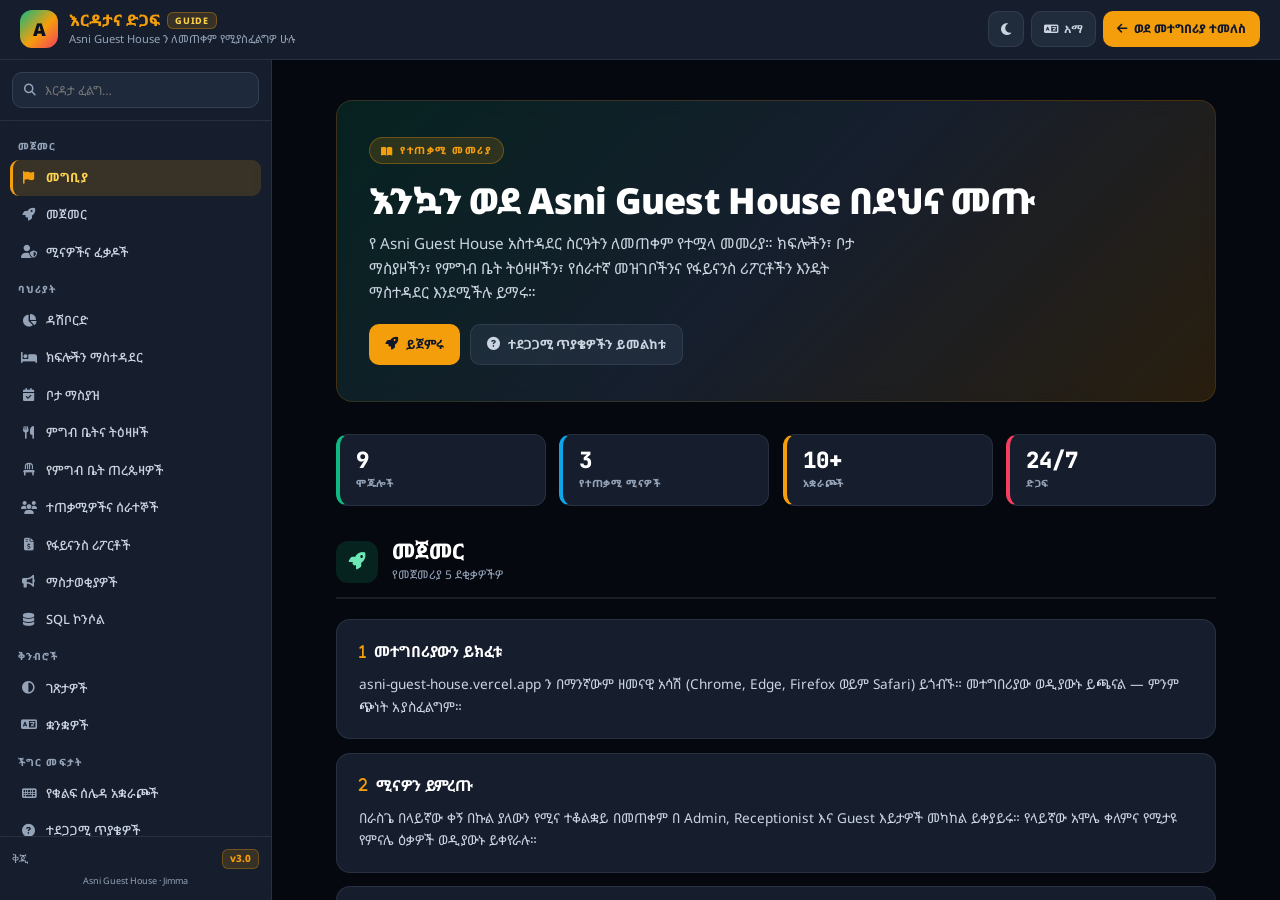
<file: public/help.html>
<!DOCTYPE html>
<html lang="en" data-theme="dark" class="h-full">
<head>
<meta charset="UTF-8">
<meta name="viewport" content="width=device-width, initial-scale=1.0">
<title>Help &amp; Support — Asni Guest House</title>
<link rel="stylesheet" href="https://cdnjs.cloudflare.com/ajax/libs/font-awesome/6.4.0/css/all.min.css">
<link rel="preconnect" href="https://fonts.googleapis.com">
<link rel="preconnect" href="https://fonts.gstatic.com" crossorigin>
<link href="https://fonts.googleapis.com/css2?family=Inter:wght@300;400;500;600;700;800;900&family=Noto+Sans+Ethiopic:wght@400;500;600;700;800&family=JetBrains+Mono:wght@400;500&display=swap" rel="stylesheet">
<style>
/* ============================================================
   THEME TOKENS (same as main app)
   ============================================================ */
* { box-sizing: border-box; margin: 0; padding: 0; }

:root {
  --bg:           #05080f;
  --bg-elev:      #0b1220;
  --panel:        rgba(30, 41, 59, 0.7);
  --panel-soft:   rgba(51, 65, 85, 0.4);
  --border:       rgba(148, 163, 184, 0.14);
  --border-soft:  rgba(148, 163, 184, 0.08);
  --text:         #e2e8f0;
  --text-strong:  #ffffff;
  --text-mid:     #cbd5e1;
  --muted:        #94a3b8;
  --input-bg:     #1e293b;
  --input-border: #334155;
  --code-bg:      #060a12;
  --shadow:       0 25px 50px -12px rgba(0,0,0,0.9);

  --amber: #f59e0b;   --amber-soft: rgba(245,158,11,0.15);
  --emerald: #10b981; --emerald-soft: rgba(16,185,129,0.15);
  --sky: #0ea5e9;     --sky-soft: rgba(14,165,233,0.15);
  --rose: #f43f5e;    --rose-soft: rgba(244,63,94,0.15);
  --indigo: #6366f1;  --indigo-soft: rgba(99,102,241,0.15);
  --purple: #a855f7;  --purple-soft: rgba(168,85,247,0.15);
  --teal: #14b8a6;    --teal-soft: rgba(20,184,166,0.15);
}

[data-theme="light"] {
  --bg:           #f1f5f9;
  --bg-elev:      #ffffff;
  --panel:        rgba(255, 255, 255, 0.9);
  --panel-soft:   rgba(241, 245, 249, 0.9);
  --border:       rgba(15, 23, 42, 0.10);
  --border-soft:  rgba(15, 23, 42, 0.06);
  --text:         #334155;
  --text-strong:  #0f172a;
  --text-mid:     #475569;
  --muted:        #64748b;
  --input-bg:     #f8fafc;
  --input-border: #cbd5e1;
  --code-bg:      #f1f5f9;
  --shadow:       0 20px 40px -15px rgba(15,23,42,0.15);
}

html, body { height: 100%; }

body {
  font-family: 'Inter', system-ui, -apple-system, "Segoe UI", Roboto, sans-serif;
  background: var(--bg);
  color: var(--text);
  transition: background 0.25s ease, color 0.25s ease;
  line-height: 1.55;
}

body.lang-am { font-family: 'Noto Sans Ethiopic', 'Inter', sans-serif; }

/* ============================================================
   APP SHELL — same fixed-viewport pattern as main app
   ============================================================ */
.help-shell {
  display: flex;
  flex-direction: column;
  height: 100vh;
  height: 100dvh;
  overflow: hidden;
}

/* ============================================================
   HEADER
   ============================================================ */
.help-header {
  background: var(--panel);
  border-bottom: 1px solid var(--border);
  backdrop-filter: blur(12px);
  -webkit-backdrop-filter: blur(12px);
  padding: 0.6rem 0.9rem;
  display: flex;
  align-items: center;
  justify-content: space-between;
  gap: 0.75rem;
  flex-shrink: 0;
  z-index: 20;
}
@media (min-width: 640px) { .help-header { padding: 0.65rem 1.25rem; } }

.header-left { display: flex; align-items: center; gap: 0.7rem; min-width: 0; }
.header-right { display: flex; align-items: center; gap: 0.45rem; }

.logo-mark {
  width: 38px; height: 38px;
  border-radius: 12px;
  background: linear-gradient(135deg, #10b981, #f59e0b 55%, #f43f5e);
  display: grid; place-items: center;
  font-weight: 900; color: #0b1220; font-size: 1.1rem;
  flex-shrink: 0;
  text-decoration: none;
}

.brand { min-width: 0; }
.brand-title {
  font-size: 0.9rem; font-weight: 800;
  color: var(--amber);
  display: flex; align-items: center; gap: 0.4rem;
  line-height: 1.1;
}
@media (min-width: 640px) { .brand-title { font-size: 1rem; } }
.brand-chip {
  font-size: 9px; font-weight: 800;
  text-transform: uppercase; letter-spacing: 0.1em;
  padding: 0.15rem 0.45rem; border-radius: 6px;
  background: var(--amber-soft); color: #fcd34d;
  border: 1px solid rgba(245,158,11,0.35);
}
.brand-sub { font-size: 0.7rem; color: var(--muted); }

.icon-btn {
  width: 36px; height: 36px;
  display: grid; place-items: center;
  background: var(--panel-soft);
  border: 1px solid var(--border);
  border-radius: 10px;
  color: var(--text-mid);
  cursor: pointer;
  font-size: 0.85rem;
  transition: all 0.15s;
  text-decoration: none;
}
.icon-btn:hover { background: var(--amber-soft); color: var(--amber); border-color: rgba(245,158,11,0.4); }

.lang-btn {
  height: 36px;
  display: inline-flex; align-items: center; gap: 0.4rem;
  padding: 0 0.75rem;
  background: var(--panel-soft);
  border: 1px solid var(--border);
  border-radius: 10px;
  color: var(--text-mid);
  cursor: pointer;
  font-size: 0.72rem; font-weight: 700;
  transition: all 0.15s;
}
.lang-btn:hover { background: var(--sky-soft); color: var(--sky); border-color: rgba(14,165,233,0.4); }

.back-btn {
  height: 36px;
  display: inline-flex; align-items: center; gap: 0.4rem;
  padding: 0 0.85rem;
  background: var(--amber);
  color: #0f172a;
  border: none;
  border-radius: 10px;
  cursor: pointer;
  font-size: 0.75rem; font-weight: 800;
  text-decoration: none;
  transition: all 0.15s;
}
.back-btn:hover { filter: brightness(1.1); transform: translateY(-1px); }

/* ============================================================
   BODY
   ============================================================ */
.help-body {
  flex: 1;
  display: flex;
  min-height: 0;
  overflow: hidden;
  position: relative;
}

/* ============================================================
   SIDEBAR (TOC)
   ============================================================ */
.help-sidebar {
  width: 17rem;
  flex-shrink: 0;
  background: var(--panel);
  border-right: 1px solid var(--border);
  backdrop-filter: blur(12px);
  -webkit-backdrop-filter: blur(12px);
  display: flex;
  flex-direction: column;
  overflow: hidden;
  transition: transform 0.25s ease;
}

@media (max-width: 900px) {
  .help-sidebar {
    position: absolute;
    top: 0; left: 0;
    height: 100%;
    z-index: 40;
    transform: translateX(-100%);
    box-shadow: 0 0 40px rgba(0,0,0,0.4);
  }
  .help-sidebar.is-open { transform: translateX(0); }
}

.sidebar-search {
  padding: 0.75rem;
  border-bottom: 1px solid var(--border);
  flex-shrink: 0;
}
.search-wrap {
  position: relative;
}
.search-wrap i {
  position: absolute;
  left: 0.75rem; top: 50%;
  transform: translateY(-50%);
  color: var(--muted);
  font-size: 0.75rem;
  pointer-events: none;
}
.search-input {
  width: 100%;
  background: var(--input-bg);
  border: 1px solid var(--input-border);
  color: var(--text);
  font-size: 0.78rem;
  padding: 0.55rem 0.75rem 0.55rem 2rem;
  border-radius: 10px;
  outline: none;
  font-family: inherit;
  transition: border-color 0.15s;
}
.search-input:focus { border-color: var(--amber); }

.sidebar-nav {
  flex: 1;
  overflow-y: auto;
  padding: 0.5rem 0.6rem 0.75rem;
}

.sidebar-label {
  padding: 0.6rem 0.5rem 0.35rem;
  font-size: 10px;
  font-weight: 800;
  text-transform: uppercase;
  letter-spacing: 0.12em;
  color: var(--muted);
}

.toc-link {
  display: flex;
  align-items: center;
  gap: 0.6rem;
  padding: 0.5rem 0.7rem;
  border-radius: 9px;
  font-size: 0.8rem;
  font-weight: 500;
  color: var(--text-mid);
  text-decoration: none;
  transition: all 0.15s;
  margin-bottom: 0.1rem;
  cursor: pointer;
  border: none;
  background: transparent;
  width: 100%;
  text-align: left;
  font-family: inherit;
}
.toc-link:hover { background: var(--panel-soft); color: var(--text-strong); }
.toc-link.active {
  background: var(--amber-soft);
  color: #fcd34d;
  font-weight: 700;
  border-left: 3px solid var(--amber);
  padding-left: calc(0.7rem - 3px);
}
.toc-link .toc-icon {
  width: 1rem; text-align: center;
  font-size: 0.8rem;
  color: var(--muted);
}
.toc-link.active .toc-icon { color: var(--amber); }
.toc-link.is-hidden { display: none; }

.sidebar-foot {
  padding: 0.75rem;
  border-top: 1px solid var(--border);
  flex-shrink: 0;
}
.sidebar-foot-row {
  display: flex; justify-content: space-between; align-items: center;
  font-size: 11px; color: var(--muted);
  margin-bottom: 0.3rem;
}
.sidebar-foot-chip {
  font-weight: 800; color: var(--amber);
  background: var(--amber-soft);
  padding: 0.1rem 0.45rem;
  border-radius: 6px;
  border: 1px solid rgba(245,158,11,0.3);
  font-size: 10px;
}

/* ============================================================
   MAIN CONTENT
   ============================================================ */
.help-main {
  flex: 1;
  min-width: 0;
  overflow-y: auto;
  overflow-x: hidden;
  padding: 1.25rem 1rem;
}
@media (min-width: 768px) { .help-main { padding: 2rem 2.5rem; } }
@media (min-width: 1200px) { .help-main { padding: 2.5rem 4rem; } }

.content-inner {
  max-width: 62rem;
  margin: 0 auto;
}

/* ============================================================
   HERO
   ============================================================ */
.hero {
  background: linear-gradient(135deg, var(--emerald-soft), var(--panel), var(--amber-soft));
  border: 1px solid var(--amber-soft);
  border-radius: 16px;
  padding: 1.75rem 1.5rem;
  margin-bottom: 2rem;
  backdrop-filter: blur(10px);
}
@media (min-width: 640px) { .hero { padding: 2.25rem 2rem; } }

.hero-kicker {
  display: inline-flex;
  align-items: center;
  gap: 0.4rem;
  font-size: 10px;
  font-weight: 800;
  letter-spacing: 0.15em;
  text-transform: uppercase;
  color: var(--amber);
  background: var(--amber-soft);
  border: 1px solid rgba(245,158,11,0.3);
  padding: 0.3rem 0.7rem;
  border-radius: 999px;
  margin-bottom: 1rem;
}
.hero h1 {
  font-size: 1.75rem;
  font-weight: 900;
  color: var(--text-strong);
  line-height: 1.15;
  letter-spacing: -0.02em;
  margin-bottom: 0.6rem;
}
@media (min-width: 640px) { .hero h1 { font-size: 2.25rem; } }

.hero p {
  color: var(--text-mid);
  font-size: 0.95rem;
  max-width: 55ch;
  line-height: 1.6;
  margin-bottom: 1.25rem;
}

.hero-actions {
  display: flex;
  gap: 0.6rem;
  flex-wrap: wrap;
}

.btn-hero {
  display: inline-flex;
  align-items: center;
  gap: 0.5rem;
  padding: 0.6rem 1rem;
  border-radius: 10px;
  font-size: 0.8rem;
  font-weight: 700;
  text-decoration: none;
  border: none;
  cursor: pointer;
  transition: all 0.15s;
  font-family: inherit;
}
.btn-hero.primary { background: var(--amber); color: #0f172a; }
.btn-hero.secondary {
  background: var(--panel-soft);
  color: var(--text-mid);
  border: 1px solid var(--border);
}
.btn-hero:hover { filter: brightness(1.1); transform: translateY(-1px); }

/* ============================================================
   QUICK STATS
   ============================================================ */
.quick-stats {
  display: grid;
  grid-template-columns: repeat(2, 1fr);
  gap: 0.65rem;
  margin-bottom: 2rem;
}
@media (min-width: 640px) { .quick-stats { grid-template-columns: repeat(4, 1fr); gap: 0.85rem; } }

.qstat {
  background: var(--panel);
  border: 1px solid var(--border);
  border-left: 4px solid var(--amber);
  border-radius: 12px;
  padding: 0.85rem 1rem;
  backdrop-filter: blur(8px);
  text-decoration: none;
  color: inherit;
  transition: all 0.15s;
  display: block;
}
.qstat:hover { transform: translateY(-2px); border-color: var(--amber); }
.qstat.emerald { border-left-color: var(--emerald); }
.qstat.sky     { border-left-color: var(--sky); }
.qstat.rose    { border-left-color: var(--rose); }

.qstat-num {
  font-size: 1.4rem;
  font-weight: 900;
  color: var(--text-strong);
  line-height: 1;
  margin-bottom: 0.3rem;
  font-family: 'JetBrains Mono', ui-monospace, monospace;
}
.qstat-lbl {
  font-size: 10px;
  font-weight: 800;
  text-transform: uppercase;
  letter-spacing: 0.06em;
  color: var(--muted);
}

/* ============================================================
   SECTIONS
   ============================================================ */
.section {
  margin-bottom: 2.5rem;
  scroll-margin-top: 1rem;
}
.section.is-hidden { display: none; }

.section-header {
  display: flex;
  align-items: center;
  gap: 0.85rem;
  margin-bottom: 1.25rem;
  padding-bottom: 0.75rem;
  border-bottom: 2px solid var(--border);
}

.section-icon {
  width: 42px; height: 42px;
  border-radius: 12px;
  display: grid; place-items: center;
  font-size: 1.05rem;
  flex-shrink: 0;
}
.section-icon.amber   { background: var(--amber-soft);   color: var(--amber); }
.section-icon.emerald { background: var(--emerald-soft); color: #6ee7b7; }
.section-icon.sky     { background: var(--sky-soft);     color: #7dd3fc; }
.section-icon.rose    { background: var(--rose-soft);    color: #fda4af; }
.section-icon.indigo  { background: var(--indigo-soft);  color: #a5b4fc; }
.section-icon.purple  { background: var(--purple-soft);  color: #d8b4fe; }
.section-icon.teal    { background: var(--teal-soft);    color: #5eead4; }

.section-title {
  font-size: 1.15rem;
  font-weight: 800;
  color: var(--text-strong);
  line-height: 1.2;
}
@media (min-width: 640px) { .section-title { font-size: 1.35rem; } }

.section-sub {
  font-size: 0.75rem;
  color: var(--muted);
  margin-top: 0.15rem;
}

/* ============================================================
   CARDS
   ============================================================ */
.card {
  background: var(--panel);
  border: 1px solid var(--border);
  border-radius: 14px;
  padding: 1.1rem 1.15rem;
  backdrop-filter: blur(10px);
  margin-bottom: 0.85rem;
}
@media (min-width: 640px) { .card { padding: 1.25rem 1.35rem; } }

.card-title {
  font-size: 0.95rem;
  font-weight: 700;
  color: var(--text-strong);
  display: flex;
  align-items: center;
  gap: 0.5rem;
  margin-bottom: 0.6rem;
}
.card-title i { color: var(--amber); font-size: 0.9rem; }

.card-body {
  font-size: 0.85rem;
  color: var(--text-mid);
  line-height: 1.65;
}
.card-body + .card-body { margin-top: 0.6rem; }
.card-body strong { color: var(--text-strong); }
.card-body code {
  background: var(--code-bg);
  border: 1px solid var(--border);
  border-radius: 4px;
  padding: 0.1rem 0.4rem;
  font-family: 'JetBrains Mono', monospace;
  font-size: 0.78em;
  color: var(--amber);
}

/* ============================================================
   STEPS
   ============================================================ */
.steps { counter-reset: step; padding-left: 0; list-style: none; }
.steps li {
  position: relative;
  padding-left: 2.5rem;
  margin-bottom: 0.85rem;
  font-size: 0.85rem;
  color: var(--text-mid);
  line-height: 1.6;
}
.steps li::before {
  counter-increment: step;
  content: counter(step);
  position: absolute;
  left: 0; top: 0;
  width: 1.75rem; height: 1.75rem;
  border-radius: 50%;
  background: var(--amber-soft);
  border: 1px solid rgba(245,158,11,0.4);
  color: var(--amber);
  display: grid; place-items: center;
  font-size: 0.75rem;
  font-weight: 800;
  font-family: 'JetBrains Mono', monospace;
}
.steps li strong { color: var(--text-strong); }
.steps li code {
  background: var(--code-bg);
  border: 1px solid var(--border);
  border-radius: 4px;
  padding: 0.05rem 0.35rem;
  font-family: 'JetBrains Mono', monospace;
  font-size: 0.82em;
  color: var(--amber);
}

/* ============================================================
   ROLE CARDS (mini role table)
   ============================================================ */
.role-grid {
  display: grid;
  grid-template-columns: 1fr;
  gap: 0.75rem;
}
@media (min-width: 768px) { .role-grid { grid-template-columns: 1fr 1fr 1fr; } }

.role-card {
  background: var(--panel-soft);
  border: 1px solid var(--border);
  border-radius: 12px;
  padding: 1rem;
  position: relative;
  overflow: hidden;
}
.role-card::before {
  content: '';
  position: absolute;
  top: 0; left: 0; right: 0;
  height: 3px;
}
.role-card.admin::before        { background: var(--rose); }
.role-card.receptionist::before { background: var(--sky); }
.role-card.guest::before        { background: var(--emerald); }

.role-card-head {
  display: flex;
  align-items: center;
  gap: 0.5rem;
  font-size: 0.8rem;
  font-weight: 800;
  text-transform: uppercase;
  letter-spacing: 0.08em;
  margin-bottom: 0.75rem;
}
.role-card.admin        .role-card-head { color: #fda4af; }
.role-card.receptionist .role-card-head { color: #7dd3fc; }
.role-card.guest        .role-card-head { color: #6ee7b7; }

.role-list {
  list-style: none;
  padding: 0;
  margin: 0;
  font-size: 0.78rem;
  color: var(--text-mid);
}
.role-list li {
  display: flex;
  align-items: flex-start;
  gap: 0.4rem;
  padding: 0.25rem 0;
}
.role-list li.yes::before { content: '✓'; color: #10b981; font-weight: 900; }
.role-list li.no::before  { content: '✕'; color: #f43f5e; font-weight: 900; }
.role-list li.partial::before { content: '◐'; color: #f59e0b; font-weight: 900; }

/* ============================================================
   FAQ
   ============================================================ */
.faq-item {
  background: var(--panel);
  border: 1px solid var(--border);
  border-radius: 12px;
  margin-bottom: 0.5rem;
  overflow: hidden;
  transition: all 0.2s;
}
.faq-item[open] {
  border-color: rgba(245,158,11,0.4);
  box-shadow: 0 8px 24px -8px rgba(0,0,0,0.4);
}

.faq-q {
  padding: 0.9rem 1.1rem;
  font-size: 0.85rem;
  font-weight: 700;
  color: var(--text-strong);
  cursor: pointer;
  display: flex;
  align-items: center;
  justify-content: space-between;
  gap: 0.75rem;
  list-style: none;
  user-select: none;
}
.faq-q::-webkit-details-marker { display: none; }
.faq-q::after {
  content: '\f078';
  font-family: 'Font Awesome 6 Free';
  font-weight: 900;
  font-size: 0.7rem;
  color: var(--muted);
  transition: transform 0.2s;
  flex-shrink: 0;
}
.faq-item[open] .faq-q::after { transform: rotate(180deg); color: var(--amber); }

.faq-a {
  padding: 0 1.1rem 0.9rem;
  font-size: 0.82rem;
  color: var(--text-mid);
  line-height: 1.65;
  border-top: 1px solid var(--border-soft);
  padding-top: 0.75rem;
}
.faq-a code {
  background: var(--code-bg);
  border: 1px solid var(--border);
  border-radius: 4px;
  padding: 0.05rem 0.35rem;
  font-family: 'JetBrains Mono', monospace;
  font-size: 0.82em;
  color: var(--amber);
}
.faq-a strong { color: var(--text-strong); }

/* ============================================================
   KBD
   ============================================================ */
kbd {
  display: inline-block;
  padding: 0.15rem 0.45rem;
  background: var(--panel-soft);
  border: 1px solid var(--border);
  border-bottom-width: 2px;
  border-radius: 6px;
  font-family: 'JetBrains Mono', monospace;
  font-size: 0.75em;
  color: var(--text-strong);
  min-width: 1.5rem;
  text-align: center;
}

/* ============================================================
   SHORTCUT TABLE
   ============================================================ */
.shortcut-table {
  width: 100%;
  border-collapse: collapse;
  font-size: 0.82rem;
}
.shortcut-table thead th {
  text-align: left;
  padding: 0.6rem 0.75rem;
  background: var(--panel-soft);
  color: var(--muted);
  font-size: 0.65rem;
  font-weight: 800;
  text-transform: uppercase;
  letter-spacing: 0.08em;
}
.shortcut-table thead th:first-child { border-radius: 8px 0 0 8px; }
.shortcut-table thead th:last-child  { border-radius: 0 8px 8px 0; }
.shortcut-table tbody td {
  padding: 0.65rem 0.75rem;
  border-top: 1px solid var(--border-soft);
  color: var(--text-mid);
  vertical-align: middle;
}
.shortcut-table tbody tr:hover { background: var(--panel-soft); }
.shortcut-table td:first-child { color: var(--text-strong); font-weight: 600; }

/* ============================================================
   CONTACT CARDS
   ============================================================ */
.contact-grid {
  display: grid;
  grid-template-columns: 1fr;
  gap: 0.85rem;
}
@media (min-width: 640px) { .contact-grid { grid-template-columns: 1fr 1fr; } }

.contact-card {
  background: var(--panel);
  border: 1px solid var(--border);
  border-radius: 14px;
  padding: 1.15rem;
  display: flex;
  gap: 0.9rem;
  align-items: flex-start;
  transition: all 0.15s;
  text-decoration: none;
  color: inherit;
}
.contact-card:hover {
  transform: translateY(-2px);
  border-color: var(--amber);
  box-shadow: 0 12px 30px -10px rgba(0,0,0,0.4);
}

.contact-icon {
  width: 42px; height: 42px;
  border-radius: 12px;
  display: grid; place-items: center;
  font-size: 1rem;
  flex-shrink: 0;
}
.contact-icon.amber   { background: var(--amber-soft);   color: var(--amber); }
.contact-icon.sky     { background: var(--sky-soft);     color: #7dd3fc; }
.contact-icon.emerald { background: var(--emerald-soft); color: #6ee7b7; }
.contact-icon.rose    { background: var(--rose-soft);    color: #fda4af; }

.contact-info { min-width: 0; }
.contact-label {
  font-size: 0.68rem;
  font-weight: 800;
  text-transform: uppercase;
  letter-spacing: 0.08em;
  color: var(--muted);
  margin-bottom: 0.2rem;
}
.contact-value {
  font-size: 0.88rem;
  font-weight: 700;
  color: var(--text-strong);
  word-break: break-word;
  margin-bottom: 0.15rem;
}
.contact-desc {
  font-size: 0.72rem;
  color: var(--muted);
}

/* ============================================================
   ALERTS / CALLOUTS
   ============================================================ */
.callout {
  border-radius: 12px;
  padding: 0.9rem 1rem;
  display: flex;
  gap: 0.75rem;
  align-items: flex-start;
  font-size: 0.82rem;
  line-height: 1.6;
  margin: 0.85rem 0;
  border: 1px solid;
}
.callout i { font-size: 0.95rem; flex-shrink: 0; margin-top: 0.15rem; }
.callout.info    { background: var(--sky-soft);     border-color: rgba(14,165,233,0.35);  color: var(--text-mid); }
.callout.info i  { color: var(--sky); }
.callout.warn    { background: var(--amber-soft);   border-color: rgba(245,158,11,0.35);  color: var(--text-mid); }
.callout.warn i  { color: var(--amber); }
.callout.danger  { background: var(--rose-soft);    border-color: rgba(244,63,94,0.35);   color: var(--text-mid); }
.callout.danger i{ color: var(--rose); }
.callout.success { background: var(--emerald-soft); border-color: rgba(16,185,129,0.35);  color: var(--text-mid); }
.callout.success i{ color: var(--emerald); }
.callout strong { color: var(--text-strong); }

/* ============================================================
   NO RESULTS
   ============================================================ */
.no-results {
  text-align: center;
  padding: 3rem 1rem;
  color: var(--muted);
}
.no-results i { font-size: 2.5rem; margin-bottom: 0.75rem; opacity: 0.5; }
.no-results h3 { font-size: 1.1rem; color: var(--text-strong); margin-bottom: 0.4rem; }

/* ============================================================
   FOOTER
   ============================================================ */
.help-footer {
  padding: 1.5rem 1.5rem 2rem;
  text-align: center;
  border-top: 1px solid var(--border);
  margin-top: 3rem;
  font-size: 0.75rem;
  color: var(--muted);
}
.help-footer strong { color: var(--amber); }
.help-footer a { color: var(--amber); text-decoration: none; }
.help-footer a:hover { text-decoration: underline; }

/* ============================================================
   MOBILE MENU BUTTON
   ============================================================ */
@media (min-width: 901px) { .menu-toggle { display: none; } }

/* ============================================================
   PRINT
   ============================================================ */
@media print {
  .help-sidebar, .help-header, .menu-toggle, .back-btn { display: none !important; }
  body { background: #fff !important; color: #000 !important; overflow: visible !important; }
  .help-shell { height: auto !important; overflow: visible !important; }
  .help-body { display: block !important; }
  .help-main { padding: 0 !important; overflow: visible !important; }
  .card, .qstat, .role-card, .faq-item, .contact-card { border-color: #ddd !important; background: #fff !important; box-shadow: none !important; }
  .faq-item[open] .faq-a { display: block !important; }
  .hero { background: #f5f5f5 !important; }
}
</style>
</head>
<body>

<div class="help-shell">

  <!-- ============================
       HEADER
       ============================ -->
  <header class="help-header">
    <div class="header-left">
      <button class="icon-btn menu-toggle" id="menuToggle" title="Menu">
        <i class="fa-solid fa-bars"></i>
      </button>
      <a href="index.html" class="logo-mark" title="Home">A</a>
      <div class="brand">
        <h1 class="brand-title">
          <span data-i18n="help_title">Help &amp; Support</span>
          <span class="brand-chip">Guide</span>
        </h1>
        <p class="brand-sub" data-i18n="help_sub">Everything you need to use Asni Guest House</p>
      </div>
    </div>
    <div class="header-right">
      <button class="icon-btn" id="themeToggle" title="Toggle theme">
        <i class="fa-solid fa-moon" id="themeIcon"></i>
      </button>
      <button class="lang-btn" id="langToggle" title="Change language">
        <i class="fa-solid fa-language"></i>
        <span id="langLabel">EN</span>
      </button>
      <a href="index.html" class="back-btn">
        <i class="fa-solid fa-arrow-left"></i>
        <span data-i18n="back_to_app">Back to App</span>
      </a>
    </div>
  </header>

  <div class="help-body">

    <!-- ============================
         SIDEBAR (TOC)
         ============================ -->
    <aside class="help-sidebar" id="sidebar">
      <div class="sidebar-search">
        <div class="search-wrap">
          <i class="fa-solid fa-magnifying-glass"></i>
          <input type="text" class="search-input" id="searchInput" placeholder="Search help…" data-i18n-placeholder="search_placeholder">
        </div>
      </div>

      <nav class="sidebar-nav" id="tocNav">
        <div class="sidebar-label" data-i18n="toc_getting_started">Getting Started</div>
        <a class="toc-link active" href="#intro" data-target="intro" data-keywords="welcome introduction overview start">
          <i class="fa-solid fa-flag toc-icon"></i><span data-i18n="toc_intro">Introduction</span>
        </a>
        <a class="toc-link" href="#getting-started" data-target="getting-started" data-keywords="login setup first time connect">
          <i class="fa-solid fa-rocket toc-icon"></i><span data-i18n="toc_start">Getting Started</span>
        </a>
        <a class="toc-link" href="#roles" data-target="roles" data-keywords="admin receptionist guest permissions access">
          <i class="fa-solid fa-user-shield toc-icon"></i><span data-i18n="toc_roles">Roles &amp; Permissions</span>
        </a>

        <div class="sidebar-label" data-i18n="toc_features">Features</div>
        <a class="toc-link" href="#dashboard" data-target="dashboard" data-keywords="dashboard kpi revenue chart analytics">
          <i class="fa-solid fa-chart-pie toc-icon"></i><span data-i18n="toc_dashboard">Dashboard</span>
        </a>
        <a class="toc-link" href="#rooms-help" data-target="rooms-help" data-keywords="rooms manage inventory pricing status">
          <i class="fa-solid fa-bed toc-icon"></i><span data-i18n="toc_rooms">Managing Rooms</span>
        </a>
        <a class="toc-link" href="#bookings-help" data-target="bookings-help" data-keywords="bookings reservations check-in check-out">
          <i class="fa-solid fa-calendar-check toc-icon"></i><span data-i18n="toc_bookings">Bookings</span>
        </a>
        <a class="toc-link" href="#restaurant-help" data-target="restaurant-help" data-keywords="restaurant menu orders kitchen food dishes">
          <i class="fa-solid fa-utensils toc-icon"></i><span data-i18n="toc_restaurant">Restaurant &amp; Orders</span>
        </a>
        <a class="toc-link" href="#tables-help" data-target="tables-help" data-keywords="tables seating zones garden rooftop">
          <i class="fa-solid fa-chair toc-icon"></i><span data-i18n="toc_tables">Restaurant Tables</span>
        </a>
        <a class="toc-link" href="#users-help" data-target="users-help" data-keywords="users staff accounts roles admin">
          <i class="fa-solid fa-users toc-icon"></i><span data-i18n="toc_users">Users &amp; Staff</span>
        </a>
        <a class="toc-link" href="#reports-help" data-target="reports-help" data-keywords="reports financial revenue csv export ledger">
          <i class="fa-solid fa-file-invoice-dollar toc-icon"></i><span data-i18n="toc_reports">Financial Reports</span>
        </a>
        <a class="toc-link" href="#banners-help" data-target="banners-help" data-keywords="banners ads promotions">
          <i class="fa-solid fa-bullhorn toc-icon"></i><span data-i18n="toc_banners">Ad Banners</span>
        </a>
        <a class="toc-link" href="#sql-help" data-target="sql-help" data-keywords="sql console d1 database query admin">
          <i class="fa-solid fa-database toc-icon"></i><span data-i18n="toc_sql">SQL Console</span>
        </a>

        <div class="sidebar-label" data-i18n="toc_settings">Settings</div>
        <a class="toc-link" href="#themes" data-target="themes" data-keywords="theme dark light mode appearance">
          <i class="fa-solid fa-circle-half-stroke toc-icon"></i><span data-i18n="toc_theme">Themes</span>
        </a>
        <a class="toc-link" href="#languages" data-target="languages" data-keywords="language amharic english translation locale">
          <i class="fa-solid fa-language toc-icon"></i><span data-i18n="toc_lang">Languages</span>
        </a>

        <div class="sidebar-label" data-i18n="toc_trouble">Troubleshooting</div>
        <a class="toc-link" href="#shortcuts" data-target="shortcuts" data-keywords="keyboard shortcuts hotkeys">
          <i class="fa-solid fa-keyboard toc-icon"></i><span data-i18n="toc_shortcuts">Keyboard Shortcuts</span>
        </a>
        <a class="toc-link" href="#faq" data-target="faq" data-keywords="faq questions answers problems">
          <i class="fa-solid fa-circle-question toc-icon"></i><span data-i18n="toc_faq">FAQ</span>
        </a>
        <a class="toc-link" href="#troubleshooting" data-target="troubleshooting" data-keywords="errors offline connection problems">
          <i class="fa-solid fa-wrench toc-icon"></i><span data-i18n="toc_troubleshoot">Common Issues</span>
        </a>
        <a class="toc-link" href="#contact" data-target="contact" data-keywords="contact support email phone help">
          <i class="fa-solid fa-headset toc-icon"></i><span data-i18n="toc_contact">Contact Support</span>
        </a>
      </nav>

      <div class="sidebar-foot">
        <div class="sidebar-foot-row">
          <span data-i18n="version">Version</span>
          <span class="sidebar-foot-chip">v3.0</span>
        </div>
        <div style="font-size:9px; color:var(--muted); text-align:center;">Asni Guest House · Jimma</div>
      </div>
    </aside>

    <!-- ============================
         MAIN CONTENT
         ============================ -->
    <main class="help-main" id="mainContent">
      <div class="content-inner">

        <!-- ============================
             HERO
             ============================ -->
        <div class="hero" id="intro">
          <span class="hero-kicker"><i class="fa-solid fa-book-open"></i> <span data-i18n="hero_kicker">User Guide</span></span>
          <h1 data-i18n="hero_title">Welcome to Asni Guest House</h1>
          <p data-i18n="hero_sub">
            A complete guide to using the Asni Guest House management system.
            Learn how to manage rooms, bookings, restaurant orders, staff accounts,
            and financial reports — for admins, receptionists, and guests.
          </p>
          <div class="hero-actions">
            <a href="#getting-started" class="btn-hero primary">
              <i class="fa-solid fa-rocket"></i>
              <span data-i18n="btn_get_started">Get Started</span>
            </a>
            <a href="#faq" class="btn-hero secondary">
              <i class="fa-solid fa-circle-question"></i>
              <span data-i18n="btn_view_faq">View FAQ</span>
            </a>
          </div>
        </div>

        <!-- Quick stats -->
        <div class="quick-stats">
          <a href="#rooms-help" class="qstat emerald">
            <div class="qstat-num">9</div>
            <div class="qstat-lbl" data-i18n="qs_modules">Modules</div>
          </a>
          <a href="#roles" class="qstat sky">
            <div class="qstat-num">3</div>
            <div class="qstat-lbl" data-i18n="qs_roles">User Roles</div>
          </a>
          <a href="#shortcuts" class="qstat">
            <div class="qstat-num">10+</div>
            <div class="qstat-lbl" data-i18n="qs_shortcuts">Shortcuts</div>
          </a>
          <a href="#contact" class="qstat rose">
            <div class="qstat-num">24/7</div>
            <div class="qstat-lbl" data-i18n="qs_support">Support</div>
          </a>
        </div>

        <!-- ============================
             GETTING STARTED
             ============================ -->
        <section class="section" id="getting-started">
          <div class="section-header">
            <div class="section-icon emerald"><i class="fa-solid fa-rocket"></i></div>
            <div>
              <h2 class="section-title" data-i18n="gs_title">Getting Started</h2>
              <p class="section-sub" data-i18n="gs_sub">Your first 5 minutes with the app</p>
            </div>
          </div>

          <div class="card">
            <div class="card-title"><i class="fa-solid fa-1"></i> <span data-i18n="gs_step1_title">Open the app</span></div>
            <div class="card-body" data-i18n="gs_step1_body">
              Visit <strong>asni-guest-house.vercel.app</strong> in any modern browser
              (Chrome, Edge, Firefox, or Safari). The app loads instantly — no installation required.
            </div>
          </div>

          <div class="card">
            <div class="card-title"><i class="fa-solid fa-2"></i> <span data-i18n="gs_step2_title">Choose your role</span></div>
            <div class="card-body" data-i18n="gs_step2_body">
              Use the role dropdown in the top-right of the header to switch between
              <strong>Admin</strong>, <strong>Receptionist</strong>, and <strong>Guest</strong> views.
              The colour of the top bar and the visible menu items change instantly.
            </div>
          </div>

          <div class="card">
            <div class="card-title"><i class="fa-solid fa-3"></i> <span data-i18n="gs_step3_title">Explore the sidebar</span></div>
            <div class="card-body" data-i18n="gs_step3_body">
              The left sidebar is your main navigation. Click any item to jump to that module.
              On mobile, tap the <i class="fa-solid fa-bars"></i> menu icon to reveal it.
            </div>
          </div>

          <div class="card">
            <div class="card-title"><i class="fa-solid fa-4"></i> <span data-i18n="gs_step4_title">Try adding a record</span></div>
            <div class="card-body" data-i18n="gs_step4_body">
              Start with <strong>Rooms</strong> → click <strong>Add Room</strong>. Fill in the form and press
              <strong>Save Room</strong>. A green toast confirms the save and the new room appears
              in the table instantly.
            </div>
          </div>

          <div class="callout info">
            <i class="fa-solid fa-circle-info"></i>
            <div>
              <strong data-i18n="gs_tip">Tip:</strong>
              <span data-i18n="gs_tip_body">The app works offline. If the network is down, you'll see "D1 Offline — Local Cache" in the header and everything still works with cached data.</span>
            </div>
          </div>
        </section>

        <!-- ============================
             ROLES & PERMISSIONS
             ============================ -->
        <section class="section" id="roles">
          <div class="section-header">
            <div class="section-icon indigo"><i class="fa-solid fa-user-shield"></i></div>
            <div>
              <h2 class="section-title" data-i18n="roles_title">Roles &amp; Permissions</h2>
              <p class="section-sub" data-i18n="roles_sub">What each user type can see and do</p>
            </div>
          </div>

          <div class="role-grid">
            <div class="role-card admin">
              <div class="role-card-head">
                <i class="fa-solid fa-user-shield"></i>
                <span data-i18n="role_admin_full">Admin</span>
              </div>
              <ul class="role-list">
                <li class="yes" data-i18n="rp_admin_dash">Full dashboard access</li>
                <li class="yes" data-i18n="rp_admin_rooms">Manage rooms, pricing, availability</li>
                <li class="yes" data-i18n="rp_admin_users">Create &amp; edit staff accounts</li>
                <li class="yes" data-i18n="rp_admin_bookings">Full booking control</li>
                <li class="yes" data-i18n="rp_admin_finance">Financial reports &amp; CSV export</li>
                <li class="yes" data-i18n="rp_admin_sql">SQL console &amp; schema reset</li>
              </ul>
            </div>

            <div class="role-card receptionist">
              <div class="role-card-head">
                <i class="fa-solid fa-headset"></i>
                <span data-i18n="role_recept_full">Receptionist</span>
              </div>
              <ul class="role-list">
                <li class="yes" data-i18n="rp_recept_dash">Dashboard (no revenue details)</li>
                <li class="yes" data-i18n="rp_recept_rooms">View &amp; update room status</li>
                <li class="yes" data-i18n="rp_recept_users">View users (no delete)</li>
                <li class="yes" data-i18n="rp_recept_bookings">Create &amp; manage bookings</li>
                <li class="yes" data-i18n="rp_recept_orders">Restaurant &amp; kitchen orders</li>
                <li class="no" data-i18n="rp_recept_finance">No financial reports</li>
                <li class="no" data-i18n="rp_recept_sql">No SQL console access</li>
              </ul>
            </div>

            <div class="role-card guest">
              <div class="role-card-head">
                <i class="fa-solid fa-user"></i>
                <span data-i18n="role_guest_full">Guest</span>
              </div>
              <ul class="role-list">
                <li class="yes" data-i18n="rp_guest_dash">Dashboard overview</li>
                <li class="yes" data-i18n="rp_guest_rooms">View room availability</li>
                <li class="yes" data-i18n="rp_guest_bookings">View own bookings</li>
                <li class="yes" data-i18n="rp_guest_menu">Browse menu &amp; place orders</li>
                <li class="no" data-i18n="rp_guest_users">No user management</li>
                <li class="no" data-i18n="rp_guest_finance">No financial data</li>
              </ul>
            </div>
          </div>

          <div class="callout warn" style="margin-top:1rem;">
            <i class="fa-solid fa-triangle-exclamation"></i>
            <div>
              <strong data-i18n="roles_switch">Switching roles:</strong>
              <span data-i18n="roles_switch_body">Use the dropdown in the header. Your choice is remembered across sessions. If you switch to Guest while viewing a restricted page, you'll be automatically redirected to the Dashboard.</span>
            </div>
          </div>
        </section>

        <!-- ============================
             DASHBOARD
             ============================ -->
        <section class="section" id="dashboard">
          <div class="section-header">
            <div class="section-icon amber"><i class="fa-solid fa-chart-pie"></i></div>
            <div>
              <h2 class="section-title" data-i18n="dash_help_title">Dashboard Overview</h2>
              <p class="section-sub" data-i18n="dash_help_sub">Your at-a-glance command centre</p>
            </div>
          </div>

          <div class="card">
            <div class="card-title"><i class="fa-solid fa-money-bill-wave"></i> <span data-i18n="dh_kpi">The four KPI cards</span></div>
            <div class="card-body" data-i18n="dh_kpi_body">
              The top row shows real-time metrics: <strong>Total Revenue</strong> (rooms + dining),
              <strong>Occupancy Rate</strong> (percentage of rooms currently occupied),
              <strong>Active Bookings</strong>, and <strong>Available Menu Items</strong>.
              These update automatically whenever you add, edit, or delete data.
            </div>
          </div>

          <div class="card">
            <div class="card-title"><i class="fa-solid fa-chart-line"></i> <span data-i18n="dh_charts">Charts</span></div>
            <div class="card-body" data-i18n="dh_charts_body">
              The <strong>Revenue Trend</strong> line chart shows the last six months of combined
              income from bookings and orders. The <strong>Room Categories</strong> doughnut
              chart shows how your inventory splits across Standard, Deluxe, Executive Suite,
              and Family Suite room types.
            </div>
          </div>

          <div class="card">
            <div class="card-title"><i class="fa-solid fa-bullhorn"></i> <span data-i18n="dh_banner">Promotional banner</span></div>
            <div class="card-body" data-i18n="dh_banner_body">
              The coloured banner at the top of the dashboard rotates through your active
              promotional slides. Manage them under <strong>Ad Banners</strong> in the sidebar.
            </div>
          </div>
        </section>

        <!-- ============================
             ROOMS
             ============================ -->
        <section class="section" id="rooms-help">
          <div class="section-header">
            <div class="section-icon emerald"><i class="fa-solid fa-bed"></i></div>
            <div>
              <h2 class="section-title" data-i18n="rh_title">Managing Rooms</h2>
              <p class="section-sub" data-i18n="rh_sub">Add, edit, and track room inventory</p>
            </div>
          </div>

          <div class="card">
            <div class="card-title"><i class="fa-solid fa-plus"></i> <span data-i18n="rh_add">Adding a new room</span></div>
            <ol class="steps">
              <li data-i18n="rh_add_1">Click <strong>Rooms</strong> in the sidebar.</li>
              <li data-i18n="rh_add_2">Click the <strong>Add Room</strong> button (top right).</li>
              <li data-i18n="rh_add_3">Fill in: Room Number, Capacity, Room Type, Price per Night, Status, and an optional Description.</li>
              <li data-i18n="rh_add_4">Press <strong>Save Room</strong>. The room appears in the table immediately.</li>
            </ol>
          </div>

          <div class="card">
            <div class="card-title"><i class="fa-solid fa-pen"></i> <span data-i18n="rh_edit">Editing a room</span></div>
            <div class="card-body" data-i18n="rh_edit_body">
              Click the blue <i class="fa-solid fa-pen"></i> button on any room row.
              The form opens with all current values pre-filled. Modify anything and press
              <strong>Save Room</strong>.
            </div>
          </div>

          <div class="card">
            <div class="card-title"><i class="fa-solid fa-trash"></i> <span data-i18n="rh_delete">Deleting a room</span></div>
            <div class="card-body" data-i18n="rh_delete_body">
              Click the red <i class="fa-solid fa-trash"></i> button. A confirmation dialog appears —
              because deleting a room also removes any bookings linked to it.
              Only <strong>Admin</strong> can delete.
            </div>
          </div>

          <div class="card">
            <div class="card-title"><i class="fa-solid fa-circle-half-stroke"></i> <span data-i18n="rh_status">Room statuses</span></div>
            <div class="card-body" data-i18n="rh_status_body">
              Every room has one of four statuses, each with its own colour:
            </div>
            <ul style="margin-top:0.6rem; padding-left:1.25rem; font-size:0.82rem; color:var(--text-mid); line-height:1.9;">
              <li><strong style="color:#6ee7b7;">Available</strong> — <span data-i18n="rh_status_available">ready for a new guest</span></li>
              <li><strong style="color:#fda4af;">Occupied</strong> — <span data-i18n="rh_status_occupied">currently has a checked-in guest</span></li>
              <li><strong style="color:#fcd34d;">Cleaning</strong> — <span data-i18n="rh_status_cleaning">being serviced after checkout</span></li>
              <li><strong style="color:#d8b4fe;">Maintenance</strong> — <span data-i18n="rh_status_maintenance">temporarily out of service</span></li>
            </ul>
          </div>
        </section>

        <!-- ============================
             BOOKINGS
             ============================ -->
        <section class="section" id="bookings-help">
          <div class="section-header">
            <div class="section-icon sky"><i class="fa-solid fa-calendar-check"></i></div>
            <div>
              <h2 class="section-title" data-i18n="bh_title">Bookings &amp; Reservations</h2>
              <p class="section-sub" data-i18n="bh_sub">The heart of daily operations</p>
            </div>
          </div>

          <div class="card">
            <div class="card-title"><i class="fa-solid fa-calendar-plus"></i> <span data-i18n="bh_create">Creating a booking</span></div>
            <ol class="steps">
              <li data-i18n="bh_create_1">Open the <strong>Bookings</strong> module.</li>
              <li data-i18n="bh_create_2">Click <strong>New Booking</strong>.</li>
              <li data-i18n="bh_create_3">Choose a room from the dropdown. The price per night is shown.</li>
              <li data-i18n="bh_create_4">Enter the guest's name and phone number.</li>
              <li data-i18n="bh_create_5">Pick check-in and check-out dates. The total is <strong>auto-calculated</strong>.</li>
              <li data-i18n="bh_create_6">Set status and press <strong>Save Booking</strong>.</li>
            </ol>
          </div>

          <div class="card">
            <div class="card-title"><i class="fa-solid fa-grip"></i> <span data-i18n="bh_grid">Live room status grid</span></div>
            <div class="card-body" data-i18n="bh_grid_body">
              Above the bookings table is a coloured grid showing every room's current status.
              Green = Available, red = Occupied, amber = Cleaning, purple = Maintenance.
              Use it as a quick visual overview.
            </div>
          </div>

          <div class="card">
            <div class="card-title"><i class="fa-solid fa-arrows-rotate"></i> <span data-i18n="bh_autosync">Automatic room status updates</span></div>
            <div class="card-body" data-i18n="bh_autosync_body">
              When you set a booking's status to <strong>CheckedIn</strong>, the linked room
              automatically becomes <strong>Occupied</strong>. When you set it to
              <strong>CheckedOut</strong> or <strong>Cancelled</strong>, the room becomes
              <strong>Cleaning</strong>. This keeps room inventory in sync without manual updates.
            </div>
          </div>

          <div class="callout success">
            <i class="fa-solid fa-lightbulb"></i>
            <div>
              <strong data-i18n="bh_tip">Time-saver:</strong>
              <span data-i18n="bh_tip_body">Pick the check-in date first, then the check-out date. The total ETB is recalculated every time either date changes.</span>
            </div>
          </div>
        </section>

        <!-- ============================
             RESTAURANT
             ============================ -->
        <section class="section" id="restaurant-help">
          <div class="section-header">
            <div class="section-icon rose"><i class="fa-solid fa-utensils"></i></div>
            <div>
              <h2 class="section-title" data-i18n="rest_title">Restaurant &amp; Orders</h2>
              <p class="section-sub" data-i18n="rest_sub">Menu management and kitchen workflow</p>
            </div>
          </div>

          <div class="card">
            <div class="card-title"><i class="fa-solid fa-book"></i> <span data-i18n="rest_menu">The menu catalog</span></div>
            <div class="card-body" data-i18n="rest_menu_body">
              Every dish appears as a card showing its category, availability status, name,
              description, and price. Available dishes have a green badge; hidden dishes
              have a red badge and don't appear in the order cart.
            </div>
          </div>

          <div class="card">
            <div class="card-title"><i class="fa-solid fa-plus"></i> <span data-i18n="rest_add">Adding a dish</span></div>
            <ol class="steps">
              <li data-i18n="rest_add_1">In the <strong>Restaurant</strong> module, click <strong>Add Dish</strong>.</li>
              <li data-i18n="rest_add_2">Enter the name, category, and price in ETB.</li>
              <li data-i18n="rest_add_3">Tick <strong>Available on menu</strong> if it should be visible to guests.</li>
              <li data-i18n="rest_add_4">Add a short description and press <strong>Save Menu Item</strong>.</li>
            </ol>
          </div>

          <div class="card">
            <div class="card-title"><i class="fa-solid fa-cart-shopping"></i> <span data-i18n="rest_order">Placing an order</span></div>
            <ol class="steps">
              <li data-i18n="rest_order_1">Click the pink <i class="fa-solid fa-plus"></i> on any dish card. It's added to the cart.</li>
              <li data-i18n="rest_order_2">The cart badge in the header shows the current item count.</li>
              <li data-i18n="rest_order_3">Click the <strong>Cart</strong> button (top right).</li>
              <li data-i18n="rest_order_4">Choose <strong>Room Service</strong> or <strong>Restaurant Table</strong>.</li>
              <li data-i18n="rest_order_5">Pick the target room or table from the dropdown.</li>
              <li data-i18n="rest_order_6">Review the cart, then press <strong>Submit Order</strong>.</li>
            </ol>
          </div>

          <div class="card">
            <div class="card-title"><i class="fa-solid fa-receipt"></i> <span data-i18n="rest_kitchen">Kitchen orders queue</span></div>
            <div class="card-body" data-i18n="rest_kitchen_body">
              Below the menu is the live orders queue. Every submitted order appears here
              with its type, target, items summary, total, and status.
              Statuses progress: <strong>Pending</strong> → <strong>Preparing</strong> → <strong>Served</strong>.
              Use the <i class="fa-solid fa-pen"></i> button to advance an order's status, or
              the <i class="fa-solid fa-trash"></i> button to delete it.
            </div>
          </div>

          <div class="callout info">
            <i class="fa-solid fa-circle-info"></i>
            <div>
              <strong data-i18n="rest_dup">Duplicate items:</strong>
              <span data-i18n="rest_dup_body">Adding the same dish twice increments its quantity in the cart instead of creating a duplicate line — much cleaner when ordering large tables.</span>
            </div>
          </div>
        </section>

        <!-- ============================
             TABLES
             ============================ -->
        <section class="section" id="tables-help">
          <div class="section-header">
            <div class="section-icon teal"><i class="fa-solid fa-chair"></i></div>
            <div>
              <h2 class="section-title" data-i18n="th_title">Restaurant Tables</h2>
              <p class="section-sub" data-i18n="th_sub">Seating inventory for the dining room</p>
            </div>
          </div>

          <div class="card">
            <div class="card-title"><i class="fa-solid fa-map-location-dot"></i> <span data-i18n="th_zones">Three zones</span></div>
            <div class="card-body" data-i18n="th_zones_body">
              Every table belongs to one of three zones: <strong>Indoor Main</strong>,
              <strong>Garden Patio</strong>, or <strong>Rooftop Lounge</strong>.
              Each has its own capacity and status (<strong>Available</strong>, <strong>Reserved</strong>, <strong>Occupied</strong>).
            </div>
          </div>

          <div class="card">
            <div class="card-title"><i class="fa-solid fa-plus"></i> <span data-i18n="th_add">Adding a table</span></div>
            <ol class="steps">
              <li data-i18n="th_add_1">Open the <strong>Restaurant Tables</strong> module.</li>
              <li data-i18n="th_add_2">Click <strong>Add Table</strong>.</li>
              <li data-i18n="th_add_3">Enter the table number (e.g. <code>T-01</code>), capacity, zone, and initial status.</li>
              <li data-i18n="th_add_4">Press <strong>Save Table</strong>.</li>
            </ol>
          </div>

          <div class="callout success">
            <i class="fa-solid fa-link"></i>
            <div>
              <strong data-i18n="th_integration">Integration:</strong>
              <span data-i18n="th_integration_body">Every table you add here becomes a selectable target in the order cart dropdown. Add all your tables first, then place orders against them directly.</span>
            </div>
          </div>
        </section>

        <!-- ============================
             USERS
             ============================ -->
        <section class="section" id="users-help">
          <div class="section-header">
            <div class="section-icon sky"><i class="fa-solid fa-users"></i></div>
            <div>
              <h2 class="section-title" data-i18n="uh_title">Users &amp; Staff</h2>
              <p class="section-sub" data-i18n="uh_sub">Manage who can access the system</p>
            </div>
          </div>

          <div class="card">
            <div class="card-title"><i class="fa-solid fa-user-plus"></i> <span data-i18n="uh_add">Registering a new user</span></div>
            <ol class="steps">
              <li data-i18n="uh_add_1">Open the <strong>Users &amp; Staff</strong> module.</li>
              <li data-i18n="uh_add_2">Click <strong>Add User</strong>.</li>
              <li data-i18n="uh_add_3">Fill in Full Name, Email (must be unique), Phone, and Role.</li>
              <li data-i18n="uh_add_4">Press <strong>Save User</strong>.</li>
            </ol>
          </div>

          <div class="card">
            <div class="card-title"><i class="fa-solid fa-id-badge"></i> <span data-i18n="uh_roles">The three roles</span></div>
            <div class="card-body" data-i18n="uh_roles_body">
              Choose <strong>admin</strong> for owners/managers, <strong>receptionist</strong> for
              front-desk staff, and <strong>guest</strong> for visitor accounts. See the
              <a href="#roles" style="color:var(--amber);">Roles &amp; Permissions</a> section above
              for the exact capabilities of each.
            </div>
          </div>

          <div class="callout warn">
            <i class="fa-solid fa-triangle-exclamation"></i>
            <div>
              <strong data-i18n="uh_unique">Unique emails:</strong>
              <span data-i18n="uh_unique_body">Every user must have a distinct email address. If you try to save a duplicate, D1 rejects the insert and you'll see a red error toast.</span>
            </div>
          </div>
        </section>

        <!-- ============================
             REPORTS
             ============================ -->
        <section class="section" id="reports-help">
          <div class="section-header">
            <div class="section-icon emerald"><i class="fa-solid fa-file-invoice-dollar"></i></div>
            <div>
              <h2 class="section-title" data-i18n="rep_title">Financial Reports</h2>
              <p class="section-sub" data-i18n="rep_sub">Live revenue ledger &amp; CSV export</p>
            </div>
          </div>

          <div class="card">
            <div class="card-title"><i class="fa-solid fa-chart-simple"></i> <span data-i18n="rep_kpi">Revenue breakdown</span></div>
            <div class="card-body" data-i18n="rep_kpi_body">
              Three summary cards at the top show <strong>Room Revenue</strong>,
              <strong>Restaurant Revenue</strong>, and the <strong>Grand Total</strong>.
              These are computed live from the bookings and orders tables — there is no
              separate ledger to maintain.
            </div>
          </div>

          <div class="card">
            <div class="card-title"><i class="fa-solid fa-table"></i> <span data-i18n="rep_ledger">Transaction ledger</span></div>
            <div class="card-body" data-i18n="rep_ledger_body">
              Below the summary, every transaction appears as a row with its reference number
              (<code>B&lt;id&gt;</code> for bookings, <code>O&lt;id&gt;</code> for orders), date,
              type, description, payer, and amount. Rows are sorted by date, most recent first.
            </div>
          </div>

          <div class="card">
            <div class="card-title"><i class="fa-solid fa-file-csv"></i> <span data-i18n="rep_csv">CSV export</span></div>
            <div class="card-body" data-i18n="rep_csv_body">
              Click <strong>Export CSV</strong> to download the entire ledger as a spreadsheet-ready
              file. Open it in Excel, Google Sheets, or Numbers for further analysis.
            </div>
          </div>

          <div class="card">
            <div class="card-title"><i class="fa-solid fa-print"></i> <span data-i18n="rep_receipt">Printing receipts</span></div>
            <div class="card-body" data-i18n="rep_receipt_body">
              Click the <i class="fa-solid fa-print"></i> button on any row to open a branded
              receipt in a printable format. Press <kbd>Ctrl</kbd>+<kbd>P</kbd> (or <kbd>Cmd</kbd>+<kbd>P</kbd>
              on Mac) or click the <strong>Print</strong> button.
            </div>
          </div>
        </section>

        <!-- ============================
             BANNERS
             ============================ -->
        <section class="section" id="banners-help">
          <div class="section-header">
            <div class="section-icon purple"><i class="fa-solid fa-bullhorn"></i></div>
            <div>
              <h2 class="section-title" data-i18n="ban_title">Ad Banners</h2>
              <p class="section-sub" data-i18n="ban_sub">Promotional slides for the dashboard</p>
            </div>
          </div>

          <div class="card">
            <div class="card-title"><i class="fa-solid fa-plus"></i> <span data-i18n="ban_add">Creating a banner</span></div>
            <ol class="steps">
              <li data-i18n="ban_add_1">Open the <strong>Ad Banners</strong> module.</li>
              <li data-i18n="ban_add_2">Click <strong>Create Banner</strong>.</li>
              <li data-i18n="ban_add_3">Enter a short title (e.g. "Jimma Coffee Tour"), a description, and an offer tag.</li>
              <li data-i18n="ban_add_4">Choose a badge colour for the tag.</li>
              <li data-i18n="ban_add_5">Tick <strong>Active</strong> to make it visible on the dashboard.</li>
              <li data-i18n="ban_add_6">Press <strong>Save Banner</strong>.</li>
            </ol>
          </div>

          <div class="callout info">
            <i class="fa-solid fa-lightbulb"></i>
            <div>
              <strong data-i18n="ban_rotate">Rotation:</strong>
              <span data-i18n="ban_rotate_body">Only active banners appear on the dashboard. Currently the most recent active banner is featured in the hero area; you can hide a banner at any time by unticking the Active checkbox.</span>
            </div>
          </div>
        </section>

        <!-- ============================
             SQL CONSOLE
             ============================ -->
        <section class="section" id="sql-help">
          <div class="section-header">
            <div class="section-icon teal"><i class="fa-solid fa-database"></i></div>
            <div>
              <h2 class="section-title" data-i18n="sql_title_help">Cloudflare D1 SQL Console</h2>
              <p class="section-sub" data-i18n="sql_sub_help">Advanced database access — Admin only</p>
            </div>
          </div>

          <div class="callout danger">
            <i class="fa-solid fa-triangle-exclamation"></i>
            <div>
              <strong data-i18n="sql_danger">Admin only.</strong>
              <span data-i18n="sql_danger_body">This module runs raw SQL against your production database. There is no undo. Only use it if you understand SQL.</span>
            </div>
          </div>

          <div class="card">
            <div class="card-title"><i class="fa-solid fa-play"></i> <span data-i18n="sql_run">Running a query</span></div>
            <ol class="steps">
              <li data-i18n="sql_run_1">Open the <strong>D1 SQL Console</strong>.</li>
              <li data-i18n="sql_run_2">Type your SQL into the editor (e.g. <code>SELECT * FROM rooms;</code>).</li>
              <li data-i18n="sql_run_3">Click <strong>Run Query</strong>. Results appear as formatted JSON below.</li>
            </ol>
          </div>

          <div class="card">
            <div class="card-title"><i class="fa-solid fa-code"></i> <span data-i18n="sql_examples">Useful query examples</span></div>
            <div class="card-body">
              <div style="background:var(--code-bg); border:1px solid var(--border); border-radius:8px; padding:0.9rem; font-family:'JetBrains Mono',monospace; font-size:0.75rem; line-height:1.8; color:var(--text-mid); margin-top:0.5rem;">
                <div style="color:var(--amber);">-- List all occupied rooms</div>
                <div>SELECT room_number, room_type FROM rooms WHERE status = 'Occupied';</div>
                <br>
                <div style="color:var(--amber);">-- Count bookings per room</div>
                <div>SELECT room_id, COUNT(*) as total FROM bookings GROUP BY room_id;</div>
                <br>
                <div style="color:var(--amber);">-- Today's orders</div>
                <div>SELECT * FROM orders WHERE DATE(created_at) = DATE('now');</div>
              </div>
            </div>
          </div>

          <div class="card">
            <div class="card-title"><i class="fa-solid fa-rotate-left"></i> <span data-i18n="sql_reset">Resetting the schema</span></div>
            <div class="card-body" data-i18n="sql_reset_body">
              The <strong>Reset Schema</strong> button wipes all tables and re-creates them with the
              original column definitions. <strong>All data is lost.</strong> Use this only when you want
              to start fresh — for example, after a demo or test session.
            </div>
          </div>
        </section>

        <!-- ============================
             THEMES
             ============================ -->
        <section class="section" id="themes">
          <div class="section-header">
            <div class="section-icon amber"><i class="fa-solid fa-circle-half-stroke"></i></div>
            <div>
              <h2 class="section-title" data-i18n="theme_title">Themes: Dark &amp; Light</h2>
              <p class="section-sub" data-i18n="theme_sub">Comfort for day and night shifts</p>
            </div>
          </div>

          <div class="card">
            <div class="card-title"><i class="fa-solid fa-moon"></i> <span data-i18n="theme_how">How to toggle</span></div>
            <div class="card-body" data-i18n="theme_how_body">
              Click the <i class="fa-solid fa-moon"></i> / <i class="fa-solid fa-sun"></i> icon in the
              header. The entire app — panels, tables, modals, forms, charts, and toasts — flips
              instantly between dark and light.
            </div>
          </div>

          <div class="card">
            <div class="card-title"><i class="fa-solid fa-save"></i> <span data-i18n="theme_persist">Remembered across visits</span></div>
            <div class="card-body" data-i18n="theme_persist_body">
              Your theme preference is saved in your browser. When you return to the app,
              the same theme loads automatically before the first paint — no flash.
            </div>
          </div>

          <div class="card">
            <div class="card-title"><i class="fa-solid fa-clock"></i> <span data-i18n="theme_when">When to use each</span></div>
            <div class="card-body" data-i18n="theme_when_body">
              <strong>Dark theme</strong> is the default and best for evening or night shifts —
              it reduces eye strain in dim lighting. <strong>Light theme</strong> works best during
              daytime and for printing or screenshots.
            </div>
          </div>
        </section>

        <!-- ============================
             LANGUAGES
             ============================ -->
        <section class="section" id="languages">
          <div class="section-header">
            <div class="section-icon sky"><i class="fa-solid fa-language"></i></div>
            <div>
              <h2 class="section-title" data-i18n="lang_title">Languages: English &amp; አማርኛ</h2>
              <p class="section-sub" data-i18n="lang_sub">Switch the entire interface instantly</p>
            </div>
          </div>

          <div class="card">
            <div class="card-title"><i class="fa-solid fa-globe"></i> <span data-i18n="lang_how">How to switch</span></div>
            <div class="card-body" data-i18n="lang_how_body">
              Click the <i class="fa-solid fa-language"></i> button in the header. It cycles between
              <strong>EN</strong> (English) and <strong>አማ</strong> (Amharic). Every label, table header,
              form field, toast, and modal is translated.
            </div>
          </div>

          <div class="card">
            <div class="card-title"><i class="fa-solid fa-check-circle"></i> <span data-i18n="lang_what">What gets translated</span></div>
            <ul class="role-list" style="margin-top:0.4rem;">
              <li class="yes" data-i18n="lang_what_1">All navigation and page titles</li>
              <li class="yes" data-i18n="lang_what_2">Buttons, table headers, form labels</li>
              <li class="yes" data-i18n="lang_what_3">Room types, statuses, categories, zones</li>
              <li class="yes" data-i18n="lang_what_4">Toast notifications and error messages</li>
              <li class="yes" data-i18n="lang_what_5">Receipts and printed documents</li>
              <li class="yes" data-i18n="lang_what_6">Chart legends and month names</li>
            </ul>
          </div>

          <div class="callout info">
            <i class="fa-solid fa-database"></i>
            <div>
              <strong data-i18n="lang_db">Database stays English:</strong>
              <span data-i18n="lang_db_body">The values stored in the database (room statuses, categories, etc.) remain in English. Translation happens only at display time, so your data stays consistent regardless of the interface language.</span>
            </div>
          </div>
        </section>

        <!-- ============================
             SHORTCUTS
             ============================ -->
        <section class="section" id="shortcuts">
          <div class="section-header">
            <div class="section-icon indigo"><i class="fa-solid fa-keyboard"></i></div>
            <div>
              <h2 class="section-title" data-i18n="sc_title">Keyboard Shortcuts</h2>
              <p class="section-sub" data-i18n="sc_sub">Work faster without the mouse</p>
            </div>
          </div>

          <div class="card" style="padding:0; overflow:hidden;">
            <table class="shortcut-table">
              <thead>
                <tr>
                  <th data-i18n="sc_col_action">Action</th>
                  <th data-i18n="sc_col_keys">Shortcut</th>
                </tr>
              </thead>
              <tbody>
                <tr><td data-i18n="sc_open_search">Focus search field</td><td><kbd>/</kbd></td></tr>
                <tr><td data-i18n="sc_close_modal">Close any open modal</td><td><kbd>Esc</kbd></td></tr>
                <tr><td data-i18n="sc_close_modal_2">Click outside a modal</td><td><kbd>Click backdrop</kbd></td></tr>
                <tr><td data-i18n="sc_submit_form">Submit the current form</td><td><kbd>Enter</kbd></td></tr>
                <tr><td data-i18n="sc_print">Print the current page or receipt</td><td><kbd>Ctrl</kbd>+<kbd>P</kbd></td></tr>
                <tr><td data-i18n="sc_tab">Move between form fields</td><td><kbd>Tab</kbd> / <kbd>Shift</kbd>+<kbd>Tab</kbd></td></tr>
              </tbody>
            </table>
          </div>
        </section>

        <!-- ============================
             FAQ
             ============================ -->
        <section class="section" id="faq">
          <div class="section-header">
            <div class="section-icon amber"><i class="fa-solid fa-circle-question"></i></div>
            <div>
              <h2 class="section-title" data-i18n="faq_title">Frequently Asked Questions</h2>
              <p class="section-sub" data-i18n="faq_sub">Answers to the most common questions</p>
            </div>
          </div>

          <details class="faq-item">
            <summary class="faq-q" data-i18n="faq_q1">Is my data saved automatically?</summary>
            <div class="faq-a" data-i18n="faq_a1">
              Yes. Every time you save a form (room, booking, dish, etc.), the change is sent
              immediately to the Cloudflare D1 database. There is no separate "Save" step or draft state.
            </div>
          </details>

          <details class="faq-item">
            <summary class="faq-q" data-i18n="faq_q2">Can I use the app offline?</summary>
            <div class="faq-a" data-i18n="faq_a2">
              Partially. If the network is down, the header badge changes to <strong>"D1 Offline — Local Cache"</strong>
              and the app loads your last cached data. You can still view everything. However, changes
              you make while offline won't sync back to the server — they stay only in your browser.
            </div>
          </details>

          <details class="faq-item">
            <summary class="faq-q" data-i18n="faq_q3">Why can't I see the SQL Console?</summary>
            <div class="faq-a" data-i18n="faq_a3">
              The SQL Console is restricted to the <strong>Admin</strong> role. If you're viewing as
              Receptionist or Guest, the menu item is hidden. Switch roles via the dropdown in the header
              to access it.
            </div>
          </details>

          <details class="faq-item">
            <summary class="faq-q" data-i18n="faq_q4">Can I undo a delete?</summary>
            <div class="faq-a" data-i18n="faq_a4">
              No. Deletions are permanent. The confirmation dialog exists to prevent accidents,
              but once you confirm, the record is gone from the D1 database. If you've made a
              mistake, you'll need to re-enter the data manually.
            </div>
          </details>

          <details class="faq-item">
            <summary class="faq-q" data-i18n="faq_q5">How do I know if a save worked?</summary>
            <div class="faq-a" data-i18n="faq_a5">
              A green toast appears in the bottom-right corner with a checkmark icon and a message
              like <strong>"Added Room 105"</strong>. If something fails, you'll see a red toast
              with the error message instead.
            </div>
          </details>

          <details class="faq-item">
            <summary class="faq-q" data-i18n="faq_q6">Can I add a third language?</summary>
            <div class="faq-a" data-i18n="faq_a6">
              Yes — this is a developer task. The app's translation dictionary lives in
              <code>app.js</code> under <code>T.en</code> and <code>T.am</code>. To add a new language
              (e.g. Afaan Oromoo), add a <code>T.om</code> key with all the same translation keys.
              The language button would then cycle EN → አማ → OM.
            </div>
          </details>

          <details class="faq-item">
            <summary class="faq-q" data-i18n="faq_q7">What happens if the internet drops mid-save?</summary>
            <div class="faq-a" data-i18n="faq_a7">
              The save will fail and you'll see a red error toast. The form stays open so you can
              retry once the connection is restored. Nothing is half-saved — D1 transactions are atomic.
            </div>
          </details>

          <details class="faq-item">
            <summary class="faq-q" data-i18n="faq_q8">Who can see the financial reports?</summary>
            <div class="faq-a" data-i18n="faq_a8">
              Only Admins. The Financial Reports module is completely hidden from Receptionists
              and Guests. In a production system this would also be enforced at the API level.
            </div>
          </details>
        </section>

        <!-- ============================
             TROUBLESHOOTING
             ============================ -->
        <section class="section" id="troubleshooting">
          <div class="section-header">
            <div class="section-icon rose"><i class="fa-solid fa-wrench"></i></div>
            <div>
              <h2 class="section-title" data-i18n="ts_title">Common Issues</h2>
              <p class="section-sub" data-i18n="ts_sub">Quick fixes for frequent problems</p>
            </div>
          </div>

          <div class="card">
            <div class="card-title"><i class="fa-solid fa-wifi"></i> <span data-i18n="ts_offline">Header says "D1 Offline"</span></div>
            <div class="card-body" data-i18n="ts_offline_body">
              <strong>Cause:</strong> The Cloudflare Worker API is unreachable.<br>
              <strong>Fix:</strong> Check your internet connection. Try clicking the refresh button
              in the header. If it persists, the API might be temporarily down — wait a few minutes
              and try again. You can keep using the app; changes just won't sync.
            </div>
          </div>

          <div class="card">
            <div class="card-title"><i class="fa-solid fa-circle-exclamation"></i> <span data-i18n="ts_error">Red error toast after saving</span></div>
            <div class="card-body" data-i18n="ts_error_body">
              <strong>Cause:</strong> The database rejected the save — usually a duplicate value
              (room number, email) or a missing required field.<br>
              <strong>Fix:</strong> Read the error message in the toast. Common issues:
              <ul style="margin:0.5rem 0 0 1.25rem; line-height:1.9;">
                <li>Room numbers must be unique across all rooms</li>
                <li>Email addresses must be unique across all users</li>
                <li>Guest names, phone numbers, and dates are required for bookings</li>
              </ul>
            </div>
          </div>

          <div class="card">
            <div class="card-title"><i class="fa-solid fa-mobile-screen"></i> <span data-i18n="ts_mobile">Sidebar won't open on mobile</span></div>
            <div class="card-body" data-i18n="ts_mobile_body">
              <strong>Fix:</strong> Tap the <i class="fa-solid fa-bars"></i> icon in the top-left corner
              of the header. If it still won't open, refresh the page. On very small screens, the
              sidebar slides in from the left as an overlay — tap outside it to close.
            </div>
          </div>

          <div class="card">
            <div class="card-title"><i class="fa-solid fa-chart-line"></i> <span data-i18n="ts_charts">Charts are blank</span></div>
            <div class="card-body" data-i18n="ts_charts_body">
              <strong>Cause:</strong> Usually a browser issue — Chart.js failed to load from the CDN.<br>
              <strong>Fix:</strong> Hard-refresh the page (<kbd>Ctrl</kbd>+<kbd>Shift</kbd>+<kbd>R</kbd>).
              If it persists, check that your network isn't blocking <code>cdn.jsdelivr.net</code>.
            </div>
          </div>

          <div class="card">
            <div class="card-title"><i class="fa-solid fa-lock"></i> <span data-i18n="ts_403">"D1 must be online" message</span></div>
            <div class="card-body" data-i18n="ts_403_body">
              <strong>Cause:</strong> You tried to run a SQL query or reset the schema while the
              app was in offline mode.<br>
              <strong>Fix:</strong> Reconnect to the internet and refresh. Only online mode can
              execute raw SQL or reset the schema.
            </div>
          </div>

          <div class="card">
            <div class="card-title"><i class="fa-solid fa-palette"></i> <span data-i18n="ts_theme">Theme won't stick</span></div>
            <div class="card-body" data-i18n="ts_theme_body">
              <strong>Cause:</strong> Your browser may be blocking <code>localStorage</code> (private
              browsing mode or strict cookie settings).<br>
              <strong>Fix:</strong> Allow site data for the app's domain in your browser settings,
              or exit private browsing.
            </div>
          </div>
        </section>

        <!-- ============================
             CONTACT
             ============================ -->
        <section class="section" id="contact">
          <div class="section-header">
            <div class="section-icon amber"><i class="fa-solid fa-headset"></i></div>
            <div>
              <h2 class="section-title" data-i18n="contact_title">Contact Support</h2>
              <p class="section-sub" data-i18n="contact_sub">Still stuck? Reach out</p>
            </div>
          </div>

          <div class="contact-grid">
            <a href="tel:+251471112233" class="contact-card">
              <div class="contact-icon amber"><i class="fa-solid fa-phone"></i></div>
              <div class="contact-info">
                <div class="contact-label" data-i18n="contact_phone_label">Front Desk Phone</div>
                <div class="contact-value">+251 47 111 2233</div>
                <div class="contact-desc" data-i18n="contact_phone_desc">Available 24 / 7</div>
              </div>
            </a>

            <a href="mailto:support@asniguesthouse.com" class="contact-card">
              <div class="contact-icon sky"><i class="fa-solid fa-envelope"></i></div>
              <div class="contact-info">
                <div class="contact-label" data-i18n="contact_email_label">Support Email</div>
                <div class="contact-value">support@asniguesthouse.com</div>
                <div class="contact-desc" data-i18n="contact_email_desc">Response within 24 hours</div>
              </div>
            </a>

            <div class="contact-card" style="cursor:default;">
              <div class="contact-icon emerald"><i class="fa-solid fa-location-dot"></i></div>
              <div class="contact-info">
                <div class="contact-label" data-i18n="contact_address_label">Address</div>
                <div class="contact-value">Ferenj Arada, Jimma, Ethiopia</div>
                <div class="contact-desc" data-i18n="contact_address_desc">Walk-ins welcome</div>
              </div>
            </div>

            <div class="contact-card" style="cursor:default;">
              <div class="contact-icon rose"><i class="fa-solid fa-clock"></i></div>
              <div class="contact-info">
                <div class="contact-label" data-i18n="contact_hours_label">Reception Hours</div>
                <div class="contact-value" data-i18n="contact_hours_value">24 hours · 7 days</div>
                <div class="contact-desc" data-i18n="contact_hours_desc">Always open</div>
              </div>
            </div>
          </div>

          <div class="callout success" style="margin-top:1rem;">
            <i class="fa-solid fa-circle-check"></i>
            <div>
              <strong data-i18n="contact_thanks">Thank you for using Asni Guest House.</strong>
              <span data-i18n="contact_thanks_body">We hope this guide helps you get the most out of the system. For technical issues specific to the software, contact the developer directly.</span>
            </div>
          </div>
        </section>

        <!-- No results message -->
        <div class="no-results" id="noResults" style="display:none;">
          <i class="fa-solid fa-magnifying-glass"></i>
          <h3 data-i18n="no_results_title">No matching results</h3>
          <p data-i18n="no_results_body">Try a different search term, or browse the sidebar categories.</p>
        </div>

        <!-- Footer -->
        <footer class="help-footer">
          <div>
            <strong>Asni Guest House</strong> &middot;
            <span data-i18n="footer_version">Help Center v3.0</span> &middot;
            <a href="index.html" data-i18n="footer_back">Return to app</a>
          </div>
        </footer>

      </div>
    </main>
  </div>
</div>

<script>
/* ============================================================
   Help Page — theme, language, search, and scroll spy
   ============================================================ */
(function () {
  'use strict';

  const KEYS = { theme: 'asni_theme_v1', lang: 'asni_lang_v1' };
  let currentTheme = localStorage.getItem(KEYS.theme) || 'dark';
  let currentLang  = localStorage.getItem(KEYS.lang)  || 'en';

  /* ============================================================
     TRANSLATIONS (subset — mirrors main app's dictionary keys)
     ============================================================ */
  const T = {
    en: {
      help_title: 'Help & Support',
      help_sub: 'Everything you need to use Asni Guest House',
      back_to_app: 'Back to App',
      search_placeholder: 'Search help…',
      version: 'Version',
      footer_version: 'Help Center v3.0',
      footer_back: 'Return to app',

      hero_kicker: 'User Guide',
      hero_title: 'Welcome to Asni Guest House',
      hero_sub: 'A complete guide to using the Asni Guest House management system. Learn how to manage rooms, bookings, restaurant orders, staff accounts, and financial reports — for admins, receptionists, and guests.',
      btn_get_started: 'Get Started',
      btn_view_faq: 'View FAQ',

      toc_getting_started: 'Getting Started',
      toc_features: 'Features',
      toc_settings: 'Settings',
      toc_trouble: 'Troubleshooting',

      toc_intro: 'Introduction',
      toc_start: 'Getting Started',
      toc_roles: 'Roles & Permissions',
      toc_dashboard: 'Dashboard',
      toc_rooms: 'Managing Rooms',
      toc_bookings: 'Bookings',
      toc_restaurant: 'Restaurant & Orders',
      toc_tables: 'Restaurant Tables',
      toc_users: 'Users & Staff',
      toc_reports: 'Financial Reports',
      toc_banners: 'Ad Banners',
      toc_sql: 'SQL Console',
      toc_theme: 'Themes',
      toc_lang: 'Languages',
      toc_shortcuts: 'Keyboard Shortcuts',
      toc_faq: 'FAQ',
      toc_troubleshoot: 'Common Issues',
      toc_contact: 'Contact Support',

      qs_modules: 'Modules',
      qs_roles: 'User Roles',
      qs_shortcuts: 'Shortcuts',
      qs_support: 'Support',

      gs_title: 'Getting Started', gs_sub: 'Your first 5 minutes with the app',
      gs_step1_title: 'Open the app', gs_step1_body: 'Visit asni-guest-house.vercel.app in any modern browser (Chrome, Edge, Firefox, or Safari). The app loads instantly — no installation required.',
      gs_step2_title: 'Choose your role', gs_step2_body: 'Use the role dropdown in the top-right of the header to switch between Admin, Receptionist, and Guest views. The colour of the top bar and the visible menu items change instantly.',
      gs_step3_title: 'Explore the sidebar', gs_step3_body: 'The left sidebar is your main navigation. Click any item to jump to that module. On mobile, tap the menu icon to reveal it.',
      gs_step4_title: 'Try adding a record', gs_step4_body: 'Start with Rooms → click Add Room. Fill in the form and press Save Room. A green toast confirms the save and the new room appears in the table instantly.',
      gs_tip: 'Tip:', gs_tip_body: 'The app works offline. If the network is down, you\'ll see "D1 Offline — Local Cache" in the header and everything still works with cached data.',

      roles_title: 'Roles & Permissions', roles_sub: 'What each user type can see and do',
      role_admin_full: 'Admin', role_recept_full: 'Receptionist', role_guest_full: 'Guest',
      rp_admin_dash: 'Full dashboard access', rp_admin_rooms: 'Manage rooms, pricing, availability',
      rp_admin_users: 'Create & edit staff accounts', rp_admin_bookings: 'Full booking control',
      rp_admin_finance: 'Financial reports & CSV export', rp_admin_sql: 'SQL console & schema reset',
      rp_recept_dash: 'Dashboard (no revenue details)', rp_recept_rooms: 'View & update room status',
      rp_recept_users: 'View users (no delete)', rp_recept_bookings: 'Create & manage bookings',
      rp_recept_orders: 'Restaurant & kitchen orders', rp_recept_finance: 'No financial reports',
      rp_recept_sql: 'No SQL console access',
      rp_guest_dash: 'Dashboard overview', rp_guest_rooms: 'View room availability',
      rp_guest_bookings: 'View own bookings', rp_guest_menu: 'Browse menu & place orders',
      rp_guest_users: 'No user management', rp_guest_finance: 'No financial data',
      roles_switch: 'Switching roles:', roles_switch_body: 'Use the dropdown in the header. Your choice is remembered across sessions. If you switch to Guest while viewing a restricted page, you\'ll be automatically redirected to the Dashboard.',

      dash_help_title: 'Dashboard Overview', dash_help_sub: 'Your at-a-glance command centre',
      dh_kpi: 'The four KPI cards', dh_kpi_body: 'The top row shows real-time metrics: Total Revenue (rooms + dining), Occupancy Rate (percentage of rooms currently occupied), Active Bookings, and Available Menu Items. These update automatically whenever you add, edit, or delete data.',
      dh_charts: 'Charts', dh_charts_body: 'The Revenue Trend line chart shows the last six months of combined income from bookings and orders. The Room Categories doughnut chart shows how your inventory splits across Standard, Deluxe, Executive Suite, and Family Suite room types.',
      dh_banner: 'Promotional banner', dh_banner_body: 'The coloured banner at the top of the dashboard rotates through your active promotional slides. Manage them under Ad Banners in the sidebar.',

      rh_title: 'Managing Rooms', rh_sub: 'Add, edit, and track room inventory',
      rh_add: 'Adding a new room',
      rh_add_1: 'Click Rooms in the sidebar.', rh_add_2: 'Click the Add Room button (top right).',
      rh_add_3: 'Fill in: Room Number, Capacity, Room Type, Price per Night, Status, and an optional Description.',
      rh_add_4: 'Press Save Room. The room appears in the table immediately.',
      rh_edit: 'Editing a room', rh_edit_body: 'Click the blue edit button on any room row. The form opens with all current values pre-filled. Modify anything and press Save Room.',
      rh_delete: 'Deleting a room', rh_delete_body: 'Click the red trash button. A confirmation dialog appears — because deleting a room also removes any bookings linked to it. Only Admin can delete.',
      rh_status: 'Room statuses', rh_status_body: 'Every room has one of four statuses, each with its own colour:',
      rh_status_available: 'ready for a new guest', rh_status_occupied: 'currently has a checked-in guest',
      rh_status_cleaning: 'being serviced after checkout', rh_status_maintenance: 'temporarily out of service',

      bh_title: 'Bookings & Reservations', bh_sub: 'The heart of daily operations',
      bh_create: 'Creating a booking',
      bh_create_1: 'Open the Bookings module.', bh_create_2: 'Click New Booking.',
      bh_create_3: 'Choose a room from the dropdown. The price per night is shown.',
      bh_create_4: 'Enter the guest\'s name and phone number.',
      bh_create_5: 'Pick check-in and check-out dates. The total is auto-calculated.',
      bh_create_6: 'Set status and press Save Booking.',
      bh_grid: 'Live room status grid', bh_grid_body: 'Above the bookings table is a coloured grid showing every room\'s current status. Green = Available, red = Occupied, amber = Cleaning, purple = Maintenance. Use it as a quick visual overview.',
      bh_autosync: 'Automatic room status updates', bh_autosync_body: 'When you set a booking\'s status to CheckedIn, the linked room automatically becomes Occupied. When you set it to CheckedOut or Cancelled, the room becomes Cleaning. This keeps room inventory in sync without manual updates.',
      bh_tip: 'Time-saver:', bh_tip_body: 'Pick the check-in date first, then the check-out date. The total ETB is recalculated every time either date changes.',

      rest_title: 'Restaurant & Orders', rest_sub: 'Menu management and kitchen workflow',
      rest_menu: 'The menu catalog', rest_menu_body: 'Every dish appears as a card showing its category, availability status, name, description, and price. Available dishes have a green badge; hidden dishes have a red badge and don\'t appear in the order cart.',
      rest_add: 'Adding a dish',
      rest_add_1: 'In the Restaurant module, click Add Dish.', rest_add_2: 'Enter the name, category, and price in ETB.',
      rest_add_3: 'Tick Available on menu if it should be visible to guests.', rest_add_4: 'Add a short description and press Save Menu Item.',
      rest_order: 'Placing an order',
      rest_order_1: 'Click the pink plus on any dish card. It\'s added to the cart.',
      rest_order_2: 'The cart badge in the header shows the current item count.',
      rest_order_3: 'Click the Cart button (top right).', rest_order_4: 'Choose Room Service or Restaurant Table.',
      rest_order_5: 'Pick the target room or table from the dropdown.', rest_order_6: 'Review the cart, then press Submit Order.',
      rest_kitchen: 'Kitchen orders queue', rest_kitchen_body: 'Below the menu is the live orders queue. Every submitted order appears here with its type, target, items summary, total, and status. Statuses progress: Pending → Preparing → Served. Use the edit button to advance an order\'s status, or the trash button to delete it.',
      rest_dup: 'Duplicate items:', rest_dup_body: 'Adding the same dish twice increments its quantity in the cart instead of creating a duplicate line — much cleaner when ordering large tables.',

      th_title: 'Restaurant Tables', th_sub: 'Seating inventory for the dining room',
      th_zones: 'Three zones', th_zones_body: 'Every table belongs to one of three zones: Indoor Main, Garden Patio, or Rooftop Lounge. Each has its own capacity and status (Available, Reserved, Occupied).',
      th_add: 'Adding a table',
      th_add_1: 'Open the Restaurant Tables module.', th_add_2: 'Click Add Table.',
      th_add_3: 'Enter the table number (e.g. T-01), capacity, zone, and initial status.',
      th_add_4: 'Press Save Table.',
      th_integration: 'Integration:', th_integration_body: 'Every table you add here becomes a selectable target in the order cart dropdown. Add all your tables first, then place orders against them directly.',

      uh_title: 'Users & Staff', uh_sub: 'Manage who can access the system',
      uh_add: 'Registering a new user',
      uh_add_1: 'Open the Users & Staff module.', uh_add_2: 'Click Add User.',
      uh_add_3: 'Fill in Full Name, Email (must be unique), Phone, and Role.', uh_add_4: 'Press Save User.',
      uh_roles: 'The three roles', uh_roles_body: 'Choose admin for owners/managers, receptionist for front-desk staff, and guest for visitor accounts. See the Roles & Permissions section above for the exact capabilities of each.',
      uh_unique: 'Unique emails:', uh_unique_body: 'Every user must have a distinct email address. If you try to save a duplicate, D1 rejects the insert and you\'ll see a red error toast.',

      rep_title: 'Financial Reports', rep_sub: 'Live revenue ledger & CSV export',
      rep_kpi: 'Revenue breakdown', rep_kpi_body: 'Three summary cards at the top show Room Revenue, Restaurant Revenue, and the Grand Total. These are computed live from the bookings and orders tables — there is no separate ledger to maintain.',
      rep_ledger: 'Transaction ledger', rep_ledger_body: 'Below the summary, every transaction appears as a row with its reference number (B<id> for bookings, O<id> for orders), date, type, description, payer, and amount. Rows are sorted by date, most recent first.',
      rep_csv: 'CSV export', rep_csv_body: 'Click Export CSV to download the entire ledger as a spreadsheet-ready file. Open it in Excel, Google Sheets, or Numbers for further analysis.',
      rep_receipt: 'Printing receipts', rep_receipt_body: 'Click the print button on any row to open a branded receipt in a printable format. Press Ctrl+P (or Cmd+P on Mac) or click the Print button.',

      ban_title: 'Ad Banners', ban_sub: 'Promotional slides for the dashboard',
      ban_add: 'Creating a banner',
      ban_add_1: 'Open the Ad Banners module.', ban_add_2: 'Click Create Banner.',
      ban_add_3: 'Enter a short title, a description, and an offer tag.',
      ban_add_4: 'Choose a badge colour for the tag.', ban_add_5: 'Tick Active to make it visible on the dashboard.',
      ban_add_6: 'Press Save Banner.',
      ban_rotate: 'Rotation:', ban_rotate_body: 'Only active banners appear on the dashboard. Currently the most recent active banner is featured in the hero area; you can hide a banner at any time by unticking the Active checkbox.',

      sql_title_help: 'Cloudflare D1 SQL Console', sql_sub_help: 'Advanced database access — Admin only',
      sql_danger: 'Admin only.', sql_danger_body: 'This module runs raw SQL against your production database. There is no undo. Only use it if you understand SQL.',
      sql_run: 'Running a query',
      sql_run_1: 'Open the D1 SQL Console.', sql_run_2: 'Type your SQL into the editor (e.g. SELECT * FROM rooms;).',
      sql_run_3: 'Click Run Query. Results appear as formatted JSON below.',
      sql_examples: 'Useful query examples',
      sql_reset: 'Resetting the schema', sql_reset_body: 'The Reset Schema button wipes all tables and re-creates them with the original column definitions. All data is lost. Use this only when you want to start fresh — for example, after a demo or test session.',

      theme_title: 'Themes: Dark & Light', theme_sub: 'Comfort for day and night shifts',
      theme_how: 'How to toggle', theme_how_body: 'Click the moon / sun icon in the header. The entire app — panels, tables, modals, forms, charts, and toasts — flips instantly between dark and light.',
      theme_persist: 'Remembered across visits', theme_persist_body: 'Your theme preference is saved in your browser. When you return to the app, the same theme loads automatically before the first paint — no flash.',
      theme_when: 'When to use each', theme_when_body: 'Dark theme is the default and best for evening or night shifts — it reduces eye strain in dim lighting. Light theme works best during daytime and for printing or screenshots.',

      lang_title: 'Languages: English & አማርኛ', lang_sub: 'Switch the entire interface instantly',
      lang_how: 'How to switch', lang_how_body: 'Click the language button in the header. It cycles between EN (English) and አማ (Amharic). Every label, table header, form field, toast, and modal is translated.',
      lang_what: 'What gets translated',
      lang_what_1: 'All navigation and page titles', lang_what_2: 'Buttons, table headers, form labels',
      lang_what_3: 'Room types, statuses, categories, zones', lang_what_4: 'Toast notifications and error messages',
      lang_what_5: 'Receipts and printed documents', lang_what_6: 'Chart legends and month names',
      lang_db: 'Database stays English:', lang_db_body: 'The values stored in the database (room statuses, categories, etc.) remain in English. Translation happens only at display time, so your data stays consistent regardless of the interface language.',

      sc_title: 'Keyboard Shortcuts', sc_sub: 'Work faster without the mouse',
      sc_col_action: 'Action', sc_col_keys: 'Shortcut',
      sc_open_search: 'Focus search field', sc_close_modal: 'Close any open modal',
      sc_close_modal_2: 'Click outside a modal', sc_submit_form: 'Submit the current form',
      sc_print: 'Print the current page or receipt', sc_tab: 'Move between form fields',

      faq_title: 'Frequently Asked Questions', faq_sub: 'Answers to the most common questions',
      faq_q1: 'Is my data saved automatically?', faq_a1: 'Yes. Every time you save a form (room, booking, dish, etc.), the change is sent immediately to the Cloudflare D1 database. There is no separate "Save" step or draft state.',
      faq_q2: 'Can I use the app offline?', faq_a2: 'Partially. If the network is down, the header badge changes to "D1 Offline — Local Cache" and the app loads your last cached data. You can still view everything. However, changes you make while offline won\'t sync back to the server — they stay only in your browser.',
      faq_q3: 'Why can\'t I see the SQL Console?', faq_a3: 'The SQL Console is restricted to the Admin role. If you\'re viewing as Receptionist or Guest, the menu item is hidden. Switch roles via the dropdown in the header to access it.',
      faq_q4: 'Can I undo a delete?', faq_a4: 'No. Deletions are permanent. The confirmation dialog exists to prevent accidents, but once you confirm, the record is gone from the D1 database. If you\'ve made a mistake, you\'ll need to re-enter the data manually.',
      faq_q5: 'How do I know if a save worked?', faq_a5: 'A green toast appears in the bottom-right corner with a checkmark icon and a message like "Added Room 105". If something fails, you\'ll see a red toast with the error message instead.',
      faq_q6: 'Can I add a third language?', faq_a6: 'Yes — this is a developer task. The app\'s translation dictionary lives in app.js under T.en and T.am. To add a new language (e.g. Afaan Oromoo), add a T.om key with all the same translation keys. The language button would then cycle EN → አማ → OM.',
      faq_q7: 'What happens if the internet drops mid-save?', faq_a7: 'The save will fail and you\'ll see a red error toast. The form stays open so you can retry once the connection is restored. Nothing is half-saved — D1 transactions are atomic.',
      faq_q8: 'Who can see the financial reports?', faq_a8: 'Only Admins. The Financial Reports module is completely hidden from Receptionists and Guests. In a production system this would also be enforced at the API level.',

      ts_title: 'Common Issues', ts_sub: 'Quick fixes for frequent problems',
      ts_offline: 'Header says "D1 Offline"', ts_offline_body: 'Cause: The Cloudflare Worker API is unreachable. Fix: Check your internet connection. Try clicking the refresh button in the header. If it persists, the API might be temporarily down — wait a few minutes and try again. You can keep using the app; changes just won\'t sync.',
      ts_error: 'Red error toast after saving', ts_error_body: 'Cause: The database rejected the save — usually a duplicate value (room number, email) or a missing required field. Fix: Read the error message in the toast. Common issues: room numbers must be unique; email addresses must be unique; guest names, phone numbers, and dates are required for bookings.',
      ts_mobile: 'Sidebar won\'t open on mobile', ts_mobile_body: 'Fix: Tap the menu icon in the top-left corner of the header. If it still won\'t open, refresh the page. On very small screens, the sidebar slides in from the left as an overlay — tap outside it to close.',
      ts_charts: 'Charts are blank', ts_charts_body: 'Cause: Usually a browser issue — Chart.js failed to load from the CDN. Fix: Hard-refresh the page (Ctrl+Shift+R). If it persists, check that your network isn\'t blocking cdn.jsdelivr.net.',
      ts_403: '"D1 must be online" message', ts_403_body: 'Cause: You tried to run a SQL query or reset the schema while the app was in offline mode. Fix: Reconnect to the internet and refresh. Only online mode can execute raw SQL or reset the schema.',
      ts_theme: 'Theme won\'t stick', ts_theme_body: 'Cause: Your browser may be blocking localStorage (private browsing mode or strict cookie settings). Fix: Allow site data for the app\'s domain in your browser settings, or exit private browsing.',

      contact_title: 'Contact Support', contact_sub: 'Still stuck? Reach out',
      contact_phone_label: 'Front Desk Phone', contact_phone_desc: 'Available 24 / 7',
      contact_email_label: 'Support Email', contact_email_desc: 'Response within 24 hours',
      contact_address_label: 'Address', contact_address_desc: 'Walk-ins welcome',
      contact_hours_label: 'Reception Hours', contact_hours_value: '24 hours · 7 days', contact_hours_desc: 'Always open',
      contact_thanks: 'Thank you for using Asni Guest House.',
      contact_thanks_body: 'We hope this guide helps you get the most out of the system. For technical issues specific to the software, contact the developer directly.',

      no_results_title: 'No matching results', no_results_body: 'Try a different search term, or browse the sidebar categories.'
    },

    am: {
      help_title: 'እርዳታና ድጋፍ',
      help_sub: 'Asni Guest House ን ለመጠቀም የሚያስፈልግዎ ሁሉ',
      back_to_app: 'ወደ መተግበሪያ ተመለስ',
      search_placeholder: 'እርዳታ ፈልግ…',
      version: 'ቅጂ',
      footer_version: 'የእርዳታ ማዕከል v3.0',
      footer_back: 'ወደ መተግበሪያ ተመለስ',

      hero_kicker: 'የተጠቃሚ መመሪያ',
      hero_title: 'እንኳን ወደ Asni Guest House በደህና መጡ',
      hero_sub: 'የ Asni Guest House አስተዳደር ስርዓትን ለመጠቀም የተሟላ መመሪያ። ክፍሎችን፣ ቦታ ማስያዞችን፣ የምግብ ቤት ትዕዛዞችን፣ የሰራተኛ መዝገቦችንና የፋይናንስ ሪፖርቶችን እንዴት ማስተዳደር እንደሚችሉ ይማሩ።',
      btn_get_started: 'ይጀምሩ',
      btn_view_faq: 'ተደጋጋሚ ጥያቄዎችን ይመልከቱ',

      toc_getting_started: 'መጀመር',
      toc_features: 'ባህሪያት',
      toc_settings: 'ቅንብሮች',
      toc_trouble: 'ችግር መፍታት',

      toc_intro: 'መግቢያ',
      toc_start: 'መጀመር',
      toc_roles: 'ሚናዎችና ፈቃዶች',
      toc_dashboard: 'ዳሽቦርድ',
      toc_rooms: 'ክፍሎችን ማስተዳደር',
      toc_bookings: 'ቦታ ማስያዝ',
      toc_restaurant: 'ምግብ ቤትና ትዕዛዞች',
      toc_tables: 'የምግብ ቤት ጠረጴዛዎች',
      toc_users: 'ተጠቃሚዎችና ሰራተኞች',
      toc_reports: 'የፋይናንስ ሪፖርቶች',
      toc_banners: 'ማስታወቂያዎች',
      toc_sql: 'SQL ኮንሶል',
      toc_theme: 'ገጽታዎች',
      toc_lang: 'ቋንቋዎች',
      toc_shortcuts: 'የቁልፍ ሰሌዳ አቋራጮች',
      toc_faq: 'ተደጋጋሚ ጥያቄዎች',
      toc_troubleshoot: 'የተለመዱ ችግሮች',
      toc_contact: 'ድጋፍ ያግኙ',

      qs_modules: 'ሞጁሎች', qs_roles: 'የተጠቃሚ ሚናዎች',
      qs_shortcuts: 'አቋራጮች', qs_support: 'ድጋፍ',

      gs_title: 'መጀመር', gs_sub: 'የመጀመሪያ 5 ደቂቃዎችዎ',
      gs_step1_title: 'መተግበሪያውን ይክፈቱ', gs_step1_body: 'asni-guest-house.vercel.app ን በማንኛውም ዘመናዊ አሳሽ (Chrome, Edge, Firefox ወይም Safari) ይጎብኙ። መተግበሪያው ወዲያውኑ ይጫናል — ምንም ጭነት አያስፈልግም።',
      gs_step2_title: 'ሚናዎን ይምረጡ', gs_step2_body: 'በራስጌ በላይኛው ቀኝ በኩል ያለውን የሚና ተቆልቋይ በመጠቀም በ Admin, Receptionist እና Guest እይታዎች መካከል ይቀያይሩ። የላይኛው አሞሌ ቀለምና የሚታዩ የምናሌ ዕቃዎች ወዲያውኑ ይቀየራሉ።',
      gs_step3_title: 'የጎን አሞሌውን ያስሱ', gs_step3_body: 'የግራ ጎን አሞሌ ዋና የማውጫ መንገድዎ ነው። ወደዚያ ሞጁል ለመዝለል ማንኛውንም ዕቃ ይጫኑ። በሞባይል ላይ ለማሳየት የምናሌ አዶውን ይንኩ።',
      gs_step4_title: 'መዝገብ ማከል ይሞክሩ', gs_step4_body: 'በክፍሎች ይጀምሩ → ክፍል ጨምር ን ይጫኑ። ቅጹን ይሙሉና ክፍል አስቀምጥ ን ይጫኑ። አረንጓዴ ማሳወቂያ ማስቀመጡን ያረጋግጣል እና አዲሱ ክፍል ወዲያውኑ በሠንጠረዡ ውስጥ ይታያል።',
      gs_tip: 'ጠቃሚ ምክር:', gs_tip_body: 'መተግበሪያው ከመስመር ውጪም ይሰራል። ኔትወርኩ ከተቋረጠ "D1 Offline — Local Cache" በራስጌ ውስጥ ያያሉ እና ሁሉም ነገር በተቀመጠ ውሂብ ይሰራል።',

      roles_title: 'ሚናዎችና ፈቃዶች', roles_sub: 'እያንዳንዱ የተጠቃሚ ዓይነት ምን ማየትና ማድረግ እንደሚችል',
      role_admin_full: 'አስተዳዳሪ', role_recept_full: 'ተቀባይ', role_guest_full: 'እንግዳ',
      rp_admin_dash: 'ሙሉ ዳሽቦርድ መዳረሻ', rp_admin_rooms: 'ክፍሎችን፣ ዋጋን፣ ተገኝነትን ማስተዳደር',
      rp_admin_users: 'የሰራተኛ መዝገቦችን መፍጠርና ማሻሻል', rp_admin_bookings: 'ሙሉ የቦታ ማስያዝ ቁጥጥር',
      rp_admin_finance: 'የፋይናንስ ሪፖርቶችና CSV ማውጣት', rp_admin_sql: 'SQL ኮንሶልና ስኪማ ማደስ',
      rp_recept_dash: 'ዳሽቦርድ (የገቢ ዝርዝር የለም)', rp_recept_rooms: 'የክፍል ሁኔታ ማየትና ማዘመን',
      rp_recept_users: 'ተጠቃሚዎችን ማየት (መሰረዝ የለም)', rp_recept_bookings: 'ቦታ ማስያዞችን መፍጠርና ማስተዳደር',
      rp_recept_orders: 'የምግብ ቤትና የወጥ ቤት ትዕዛዞች', rp_recept_finance: 'የፋይናንስ ሪፖርቶች የሉም',
      rp_recept_sql: 'የ SQL ኮንሶል መዳረሻ የለም',
      rp_guest_dash: 'የዳሽቦርድ አጠቃላይ እይታ', rp_guest_rooms: 'የክፍል ተገኝነት ማየት',
      rp_guest_bookings: 'የራስ ቦታ ማስያዞችን ማየት', rp_guest_menu: 'ምናሌ ማሰስና ትዕዛዝ ማስገባት',
      rp_guest_users: 'የተጠቃሚ አስተዳደር የለም', rp_guest_finance: 'የፋይናንስ ውሂብ የለም',
      roles_switch: 'ሚና መቀየር:', roles_switch_body: 'በራስጌ ውስጥ ያለውን ተቆልቋይ ይጠቀሙ። ምርጫዎ በክፍለ ጊዜዎች ይታወሳል። በተከለከለ ገጽ ላይ ሳለዎት ወደ Guest ከተቀየሩ በራስ-ሰር ወደ ዳሽቦርድ ይመራሉ።',

      dash_help_title: 'የዳሽቦርድ አጠቃላይ እይታ', dash_help_sub: 'የእርስዎ በአንድ እይታ የትዕዛዝ ማዕከል',
      dh_kpi: 'አራቱ የ KPI ካርዶች', dh_kpi_body: 'የላይኛው ረድፍ የቀጥታ መለኪያዎችን ያሳያል፡ ጠቅላላ ገቢ (ክፍል + ምግብ)፣ የተያዘ መጠን (በአሁኑ ጊዜ የተያዙ ክፍሎች መቶኛ)፣ ንቁ ቦታ ማስያዞች እና ያሉ የምናሌ ዕቃዎች። ውሂብ ሲጨምሩ፣ ሲያስተካክሉ ወይም ሲሰርዙ እነዚህ በራስ-ሰር ይዘመናሉ።',
      dh_charts: 'ግራፎች', dh_charts_body: 'የገቢ አዝማሚያ መስመራዊ ግራፍ ላለፉት ስድስት ወራት ከቦታ ማስያዞችና ከትዕዛዞች የተገኘውን ገቢ ያሳያል። የክፍል ምድቦች ዶናት ግራፍ ክምችትዎ በ Standard, Deluxe, Executive Suite እና Family Suite ክፍሎች እንዴት እንደሚከፋፈል ያሳያል።',
      dh_banner: 'የማስተዋወቂያ ባነር', dh_banner_body: 'በዳሽቦርድ ላይኛው ክፍል ያለው ባለቀለም ባነር ንቁ የማስተዋወቂያ ስላይዶችዎን ያሳያል። በጎን አሞሌ በኩል ባለው "ማስታወቂያዎች" ውስጥ ያስተዳድሩ።',

      rh_title: 'ክፍሎችን ማስተዳደር', rh_sub: 'የክፍል ክምችት ማከል፣ ማሻሻልና መከታተል',
      rh_add: 'አዲስ ክፍል ማከል',
      rh_add_1: 'በጎን አሞሌ "ክፍሎች" ን ይጫኑ።', rh_add_2: '"ክፍል ጨምር" ቁልፍን (በላይኛው ቀኝ) ይጫኑ።',
      rh_add_3: 'ይሙሉ፡ የክፍል ቁጥር፣ አቅም፣ የክፍል ዓይነት፣ ዋጋ በሌሊት፣ ሁኔታ እና አማራጭ መግለጫ።',
      rh_add_4: '"ክፍል አስቀምጥ" ን ይጫኑ። ክፍሉ ወዲያውኑ በሠንጠረዡ ውስጥ ይታያል።',
      rh_edit: 'ክፍል ማስተካከል', rh_edit_body: 'በማንኛውም የክፍል ረድፍ ላይ ሰማያዊውን የማስተካከያ ቁልፍ ይጫኑ። ቅጹ አሁን ባሉት እሴቶች ተሞልቶ ይከፈታል። ማንኛውንም ያስተካክሉና "ክፍል አስቀምጥ" ን ይጫኑ።',
      rh_delete: 'ክፍል መሰረዝ', rh_delete_body: 'ቀዩን የመሰረዣ ቁልፍ ይጫኑ። የማረጋገጫ መልእክት ይታያል — ክፍል መሰረዝ ከእሱ ጋር የተያያዙ ቦታ ማስያዞችንም ያስወግዳል። ማስወገድ የሚችለው አስተዳዳሪ ብቻ ነው።',
      rh_status: 'የክፍል ሁኔታዎች', rh_status_body: 'እያንዳንዱ ክፍል ከአራቱ ሁኔታዎች አንዱ አለው፣ እያንዳንዱም የራሱ ቀለም አለው፡',
      rh_status_available: 'ለአዲስ እንግዳ ዝግጁ', rh_status_occupied: 'በአሁኑ ጊዜ የገባ እንግዳ አለው',
      rh_status_cleaning: 'ከመውጣት በኋላ በጽዳት ላይ', rh_status_maintenance: 'በጊዜያዊነት ከአገልግሎት ውጪ',

      bh_title: 'ቦታ ማስያዝና ቦታ ማስያዝ', bh_sub: 'የዕለት ተዕለት ስራዎች ልብ',
      bh_create: 'ቦታ ማስያዝ መፍጠር',
      bh_create_1: 'የቦታ ማስያዝ ሞጁሉን ይክፈቱ።', bh_create_2: '"አዲስ ቦታ ማስያዝ" ን ይጫኑ።',
      bh_create_3: 'ከተቆልቋዩ ክፍል ይምረጡ። ዋጋ በሌሊት ይታያል።',
      bh_create_4: 'የእንግዳውን ስምና ስልክ ቁጥር ያስገቡ።',
      bh_create_5: 'የመግቢያና የመውጫ ቀኖችን ይምረጡ። ጠቅላላው በራስ-ሰር ይሰላል።',
      bh_create_6: 'ሁኔታ ያዘጋጁና "ቦታ ማስያዝ አስቀምጥ" ን ይጫኑ።',
      bh_grid: 'የክፍሎች ሁኔታ ፍርግርግ', bh_grid_body: 'ከቦታ ማስያዝ ሠንጠረዥ በላይ የእያንዳንዱን ክፍል ሁኔታ የሚያሳይ ባለቀለም ፍርግርግ አለ። አረንጓዴ = ነፃ፣ ቀይ = ተይዟል፣ ወርቃማ = በጽዳት ላይ፣ ወይን ጠጅ = ጥገና። እንደ ፈጣን እይታ ይጠቀሙበት።',
      bh_autosync: 'ራስ-ሰር የክፍል ሁኔታ ዝማኔዎች', bh_autosync_body: 'የቦታ ማስያዝን ሁኔታ ወደ "ገብቷል" ሲያዘጋጁ፣ የተያያዘው ክፍል በራስ-ሰር "ተይዟል" ይሆናል። ወደ "ወጥቷል" ወይም "ተሰርዟል" ሲያዘጋጁ፣ ክፍሉ "በጽዳት ላይ" ይሆናል። ይህ የክፍል ክምችትን ያለ በእጅ ዝማኔ በተመሳሳይ ሁኔታ ያቆያል።',
      bh_tip: 'የጊዜ ቆጣቢ:', bh_tip_body: 'በመጀመሪያ የመግቢያ ቀን፣ ከዚያም የመውጫ ቀን ይምረጡ። ከሁለቱም ቀኖች አንዱ ሲቀየር ጠቅላላው ብር እንደገና ይሰላል።',

      rest_title: 'ምግብ ቤትና ትዕዛዞች', rest_sub: 'የምናሌ አስተዳደርና የወጥ ቤት ሂደት',
      rest_menu: 'የምናሌ ካታሎግ', rest_menu_body: 'እያንዳንዱ ምግብ ምድቡን፣ የተገኝነት ሁኔታውን፣ ስሙን፣ መግለጫውንና ዋጋውን የሚያሳይ ካርድ ሆኖ ይታያል። ያሉ ምግቦች አረንጓዴ ባጅ አላቸው፤ የተደበቁ ምግቦች ቀይ ባጅ አላቸው እና በትዕዛዝ ጋሪ ውስጥ አይታዩም።',
      rest_add: 'ምግብ ማከል',
      rest_add_1: 'በምግብ ቤት ሞጁል ውስጥ "ምግብ ጨምር" ን ይጫኑ።', rest_add_2: 'ስሙን፣ ምድቡንና ዋጋውን በብር ያስገቡ።',
      rest_add_3: 'ለእንግዶች መታየት ካለበት "በምናሌ ላይ አለ" ን ምልክት ያድርጉ።', rest_add_4: 'አጭር መግለጫ ያክሉና "ምግብ አስቀምጥ" ን ይጫኑ።',
      rest_order: 'ትዕዛዝ ማስገባት',
      rest_order_1: 'በማንኛውም የምግብ ካርድ ላይ ሮዝ ፕላስ ን ይጫኑ። ወደ ጋሪ ይታከላል።',
      rest_order_2: 'በራስጌ ውስጥ ያለው የጋሪ ባጅ የአሁኑን የዕቃ ብዛት ያሳያል።',
      rest_order_3: '"ጋሪ" ቁልፍን (በላይኛው ቀኝ) ይጫኑ።', rest_order_4: '"የክፍል አገልግሎት" ወይም "የምግብ ቤት ጠረጴዛ" ን ይምረጡ።',
      rest_order_5: 'ከተቆልቋዩ ዒላማውን ክፍል ወይም ጠረጴዛ ይምረጡ።', rest_order_6: 'ጋሪውን ይገምግሙና "ትዕዛዝ አስገባ" ን ይጫኑ።',
      rest_kitchen: 'የወጥ ቤት ትዕዛዞች ወረፋ', rest_kitchen_body: 'ከምናሌው በታች የቀጥታ ትዕዛዞች ወረፋ አለ። እያንዳንዱ የቀረበ ትዕዛዝ ዓይነቱን፣ ዒላማውን፣ የዕቃ ማጠቃለያውን፣ ጠቅላላውንና ሁኔታውን ይዞ እዚህ ይታያል። ሁኔታዎች ይራመዳሉ፡ በመጠባበቅ ላይ → በዝግጅት ላይ → ቀርቧል። ሁኔታን ለማራመድ የማስተካከያ ቁልፍን፣ ለመሰረዝ የመሰረዣ ቁልፍን ይጠቀሙ።',
      rest_dup: 'የተደጋገሙ ዕቃዎች:', rest_dup_body: 'ተመሳሳይ ምግብ ሁለት ጊዜ መጨመር የተደጋገመ መስመር ከመፍጠር ይልቅ በጋሪ ውስጥ ብዛቱን ይጨምራል — ትላልቅ ጠረጴዛዎችን ሲያዙ በጣም ንጹህ ነው።',

      th_title: 'የምግብ ቤት ጠረጴዛዎች', th_sub: 'የመመገቢያ ክፍል መቀመጫ ክምችት',
      th_zones: 'ሦስት አካባቢዎች', th_zones_body: 'እያንዳንዱ ጠረጴዛ ከሦስቱ አካባቢዎች አንዱ ነው፡ ውስጣዊ ዋና፣ የአትክልት ቦታ ወይም የጣሪያ ማረፊያ። እያንዳንዱ የራሱ አቅምና ሁኔታ (ነፃ፣ ተይዟል፣ ተይዟል) አለው።',
      th_add: 'ጠረጴዛ ማከል',
      th_add_1: 'የምግብ ቤት ጠረጴዛዎች ሞጁሉን ይክፈቱ።', th_add_2: '"ጠረጴዛ ጨምር" ን ይጫኑ።',
      th_add_3: 'የጠረጴዛ ቁጥሩን (ለምሳሌ T-01)፣ አቅም፣ አካባቢና የመጀመሪያ ሁኔታ ያስገቡ።',
      th_add_4: '"ጠረጴዛ አስቀምጥ" ን ይጫኑ።',
      th_integration: 'ውህደት:', th_integration_body: 'እዚህ የሚጨምሩት እያንዳንዱ ጠረጴዛ በትዕዛዝ ጋሪ ተቆልቋይ ውስጥ የሚመረጥ ዒላማ ይሆናል። በመጀመሪያ ሁሉንም ጠረጴዛዎችዎን ያክሉ፣ ከዚያ በቀጥታ ትዕዛዞችን ያስገቡ።',

      uh_title: 'ተጠቃሚዎችና ሰራተኞች', uh_sub: 'ስርዓቱን ማን ማግኘት እንደሚችል ያስተዳድሩ',
      uh_add: 'አዲስ ተጠቃሚ መመዝገብ',
      uh_add_1: 'ተጠቃሚዎችና ሰራተኞች ሞጁሉን ይክፈቱ።', uh_add_2: '"ተጠቃሚ ጨምር" ን ይጫኑ።',
      uh_add_3: 'ሙሉ ስም፣ ኢሜይል (ልዩ መሆን አለበት)፣ ስልክና ሚና ይሙሉ።', uh_add_4: '"ተጠቃሚ አስቀምጥ" ን ይጫኑ።',
      uh_roles: 'ሦስቱ ሚናዎች', uh_roles_body: 'ለባለቤቶች/አስተዳዳሪዎች admin፣ ለፊት ዴስክ ሰራተኞች receptionist፣ ለጎብኚ መዝገቦች guest ይምረጡ። የእያንዳንዱን ትክክለኛ ችሎታዎች ከላይ ባለው "ሚናዎችና ፈቃዶች" ክፍል ይመልከቱ።',
      uh_unique: 'ልዩ ኢሜይሎች:', uh_unique_body: 'እያንዳንዱ ተጠቃሚ የተለየ የኢሜይል አድራሻ ሊኖረው ይገባል። ተደጋጋሚ ለማስቀመጥ ከሞከሩ D1 ማስገባቱን ውድቅ ያደርጋል እና ቀይ የስህተት ማሳወቂያ ያያሉ።',

      rep_title: 'የፋይናንስ ሪፖርቶች', rep_sub: 'የቀጥታ የገቢ ደብተርና CSV ማውጣት',
      rep_kpi: 'የገቢ ክፍፍል', rep_kpi_body: 'በላይኛው ክፍል ሦስት የማጠቃለያ ካርዶች የክፍል ገቢን፣ የምግብ ቤት ገቢንና ጠቅላላ ድምርን ያሳያሉ። እነዚህ ከቦታ ማስያዞችና ከትዕዛዞች ሠንጠረዦች በቀጥታ ይሰላሉ — ለማስተዳደር የተለየ ደብተር የለም።',
      rep_ledger: 'የግብይት ደብተር', rep_ledger_body: 'ከማጠቃለያው በታች እያንዳንዱ ግብይት በማጣቀሻ ቁጥሩ (B<id> ለቦታ ማስያዞች፣ O<id> ለትዕዛዞች)፣ ቀን፣ ዓይነት፣ መግለጫ፣ ከፋይና መጠን ሆኖ ይታያል። ረድፎች በቀን ተለይተው ይቀመጣሉ፣ በጣም አዲሱ መጀመሪያ።',
      rep_csv: 'CSV ማውጣት', rep_csv_body: 'ሙሉ ደብተሩን ለተመን ሉህ ዝግጁ የሆነ ፋይል አድርጎ ለማውረድ "CSV አውጣ" ን ይጫኑ። ለተጨማሪ ትንተና በ Excel, Google Sheets ወይም Numbers ይክፈቱት።',
      rep_receipt: 'ደረሰኞችን ማተም', rep_receipt_body: 'በማንኛውም ረድፍ ላይ የህትመት ቁልፍን በመጫን በምርት ስም ያለውን ደረሰኝ በሚታተም ቅርጸት ይክፈቱ። Ctrl+P (ወይም በ Mac Cmd+P) ን ይጫኑ ወይም "አትም" ቁልፍን ይጫኑ።',

      ban_title: 'ማስታወቂያዎች', ban_sub: 'ለዳሽቦርድ የማስተዋወቂያ ስላይዶች',
      ban_add: 'ማስታወቂያ መፍጠር',
      ban_add_1: 'ማስታወቂያዎች ሞጁሉን ይክፈቱ።', ban_add_2: '"ማስታወቂያ ፍጠር" ን ይጫኑ።',
      ban_add_3: 'አጭር ርዕስ፣ መግለጫና የቅናሽ መለያ ያስገቡ።',
      ban_add_4: 'ለመለያው የባጅ ቀለም ይምረጡ።', ban_add_5: 'በዳሽቦርድ ላይ እንዲታይ "ንቁ" ን ምልክት ያድርጉ።',
      ban_add_6: '"ማስታወቂያ አስቀምጥ" ን ይጫኑ።',
      ban_rotate: 'ማሽከርከር:', ban_rotate_body: 'በዳሽቦርድ ላይ የሚታዩት ንቁ ማስታወቂያዎች ብቻ ናቸው። በአሁኑ ጊዜ በጣም አዲሱ ንቁ ማስታወቂያ በሄሮ አካባቢ ይታያል፤ "ንቁ" ሳጥኑን በማንሳት በማንኛውም ጊዜ ማስታወቂያን መደበቅ ይችላሉ።',

      sql_title_help: 'Cloudflare D1 SQL ኮንሶል', sql_sub_help: 'የላቀ የውሂብ ቤዝ መዳረሻ — ለአስተዳዳሪ ብቻ',
      sql_danger: 'ለአስተዳዳሪ ብቻ።', sql_danger_body: 'ይህ ሞጁል በምርት ውሂብ ቤዝዎ ላይ ጥሬ SQL ያሂዳል። መመለሻ የለም። SQL ካልተረዱት ብቻ ይጠቀሙበት።',
      sql_run: 'ጥያቄ ማሂድ',
      sql_run_1: 'D1 SQL ኮንሶሉን ይክፈቱ።', sql_run_2: 'SQL ዎን ወደ አርታዒው ይተይቡ (ለምሳሌ SELECT * FROM rooms;)።',
      sql_run_3: '"ጥያቄ አሂድ" ን ይጫኑ። ውጤቶች ከታች እንደ ተቀረጸ JSON ይታያሉ።',
      sql_examples: 'ጠቃሚ የጥያቄ ምሳሌዎች',
      sql_reset: 'ስኪማ ማደስ', sql_reset_body: '"ስኪማ አድስ" ቁልፍ ሁሉንም ሠንጠረዦች ያጠፋልና በመጀመሪያዎቹ የአምድ ትርጓሜዎች እንደገና ይፈጥራል። ሁሉም ውሂብ ይጠፋል። ከሙከራ ወይም ከማሳያ ክፍለ ጊዜ በኋላ አዲስ ለመጀመር ሲፈልጉ ብቻ ይጠቀሙበት።',

      theme_title: 'ገጽታዎች፡ ጨለማና ብሩህ', theme_sub: 'ለቀንና ለሌሊት ፈረቃዎች ምቾት',
      theme_how: 'እንዴት መቀየር እንደሚቻል', theme_how_body: 'በራስጌ ውስጥ ያለውን የጨረቃ / ፀሐይ አዶ ይጫኑ። መተግበሪያው በሙሉ — ፓነሎች፣ ሠንጠረዦች፣ ሞዳሎች፣ ቅጾች፣ ግራፎችና ማሳወቂያዎች — ወዲያውኑ በጨለማና በብሩህ መካከል ይቀያየራል።',
      theme_persist: 'በጉብኝቶች መካከል ይታወሳል', theme_persist_body: 'የገጽታ ምርጫዎ በአሳሽዎ ውስጥ ይቀመጣል። ወደ መተግበሪያው ሲመለሱ ተመሳሳይ ገጽታ ከመጀመሪያው ቀለም በፊት በራስ-ሰር ይጫናል — ብልጭታ የለም።',
      theme_when: 'እያንዳንዱን መቼ መጠቀም እንዳለበት', theme_when_body: 'ጨለማ ገጽታ ነባሪ ነው እና ለምሽት ወይም ለሌሊት ፈረቃዎች በጣም ጥሩ ነው — በደካማ ብርሃን ውስጥ የዓይን ጫናን ይቀንሳል። ብሩህ ገጽታ በቀን ጊዜና ለህትመት ወይም ለስክሪን ፎቶዎች በጣም ጥሩ ነው።',

      lang_title: 'ቋንቋዎች፡ እንግሊዝኛና አማርኛ', lang_sub: 'ሙሉ በይነገጹን ወዲያውኑ ይቀያይሩ',
      lang_how: 'እንዴት መቀየር እንደሚቻል', lang_how_body: 'በራስጌ ውስጥ ያለውን የቋንቋ ቁልፍ ይጫኑ። በ EN (እንግሊዝኛ) እና በ አማ (አማርኛ) መካከል ይሽከረከራል። እያንዳንዱ መለያ፣ የሠንጠረዥ ራስጌ፣ የቅጽ መስክ፣ ማሳወቂያና ሞዳል ይተረጎማል።',
      lang_what: 'ምን ይተረጎማል',
      lang_what_1: 'ሁሉም የማውጫ መንገድና የገጽ ርዕሶች', lang_what_2: 'ቁልፎች፣ የሠንጠረዥ ራስጌዎች፣ የቅጽ መለያዎች',
      lang_what_3: 'የክፍል ዓይነቶች፣ ሁኔታዎች፣ ምድቦች፣ አካባቢዎች', lang_what_4: 'የማሳወቂያ መልእክቶችና የስህተት መልእክቶች',
      lang_what_5: 'ደረሰኞችና የታተሙ ሰነዶች', lang_what_6: 'የግራፍ አፈ ታሪኮችና የወር ስሞች',
      lang_db: 'ውሂብ ቤዙ እንግሊዝኛ ሆኖ ይቆያል:', lang_db_body: 'በውሂብ ቤዙ ውስጥ የተከማቹ እሴቶች (የክፍል ሁኔታዎች፣ ምድቦች ወዘተ) በእንግሊዝኛ ሆነው ይቆያሉ። ትርጉም የሚከናወነው በማሳያ ጊዜ ብቻ ነው፣ ስለዚህ ውሂብዎ ከበይነገጽ ቋንቋ ጋር ተመሳሳይ ሆኖ ይቆያል።',

      sc_title: 'የቁልፍ ሰሌዳ አቋራጮች', sc_sub: 'ያለ አይጥ በፍጥነት ይስሩ',
      sc_col_action: 'ተግባር', sc_col_keys: 'አቋራጭ',
      sc_open_search: 'የፍለጋ መስክን አተኩር', sc_close_modal: 'ማንኛውንም ክፍት ሞዳል ዝጋ',
      sc_close_modal_2: 'ከሞዳል ውጪ ይጫኑ', sc_submit_form: 'የአሁኑን ቅጽ አስገባ',
      sc_print: 'የአሁኑን ገጽ ወይም ደረሰኝ አትም', sc_tab: 'በቅጽ መስኮች መካከል ይንቀሳቀሱ',

      faq_title: 'ተደጋጋሚ ጥያቄዎች', faq_sub: 'ለበጣም የተለመዱ ጥያቄዎች መልሶች',
      faq_q1: 'ውሂቤ በራስ-ሰር ይቀመጣል?', faq_a1: 'አዎ። ቅጽ በሚያስቀምጡ ቁጥር (ክፍል፣ ቦታ ማስያዝ፣ ምግብ ወዘተ) ለውጡ ወዲያውኑ ወደ Cloudflare D1 ውሂብ ቤዝ ይላካል። የተለየ "አስቀምጥ" ደረጃ ወይም ረቂቅ ሁኔታ የለም።',
      faq_q2: 'መተግበሪያውን ከመስመር ውጪ መጠቀም እችላለሁ?', faq_a2: 'በከፊል። ኔትወርኩ ከተቋረጠ የራስጌ ባጅ ወደ "D1 Offline — Local Cache" ይቀየራል እና መተግበሪያው የመጨረሻውን የተቀመጠ ውሂብ ይጭናል። ሁሉንም ማየት ይችላሉ። ሆኖም ከመስመር ውጪ ሳለ የሚያደርጉት ለውጦች ወደ አገልጋይ አይመለሱም — በአሳሽዎ ውስጥ ብቻ ይቆያሉ።',
      faq_q3: 'የ SQL ኮንሶል ለምን አላየሁም?', faq_a3: 'የ SQL ኮንሶል ለአስተዳዳሪ ሚና ብቻ የተከለከለ ነው። እንደ ተቀባይ ወይም እንግዳ እያዩ ከሆነ የምናሌ ዕቃው ተደብቋል። ለመድረስ በራስጌ ውስጥ ባለው ተቆልቋይ ሚና ይቀያይሩ።',
      faq_q4: 'መሰረዝን መመለስ እችላለሁ?', faq_a4: 'አይ። መሰረዞች ቋሚ ናቸው። የማረጋገጫ መልእክቱ አደጋዎችን ለመከላከል ነው፣ ግን አንዴ ካረጋገጡ መዝገቡ ከ D1 ውሂብ ቤዝ ጠፍቷል። ስህተት ከሠሩ ውሂቡን በእጅ እንደገና ማስገባት ይኖርብዎታል።',
      faq_q5: 'ማስቀመጥ መሳካቱን እንዴት አውቃለሁ?', faq_a5: 'አረንጓዴ ማሳወቂያ በታችኛው ቀኝ ጥግ ላይ የማረጋገጫ አዶና እንደ "Added Room 105" ያለ መልእክት ይዞ ይታያል። የሆነ ነገር ካልተሳካ በምትኩ ቀይ ማሳወቂያ ከስህተት መልእክቱ ጋር ያያሉ።',
      faq_q6: 'ሦስተኛ ቋንቋ ማከል እችላለሁ?', faq_a6: 'አዎ — ይህ የገንቢ ተግባር ነው። የመተግበሪያው የትርጉም መዝገብ በ app.js ውስጥ በ T.en እና T.am ስር ይገኛል። አዲስ ቋንቋ ለማከል (ለምሳሌ ኦሮምኛ) ተመሳሳይ የትርጉም ቁልፎች ያሉት T.om ቁልፍ ያክሉ። የቋንቋ ቁልፉ ከዚያ EN → አማ → OM ይሽከረከራል።',
      faq_q7: 'በማስቀመጥ መሃል ኢንተርኔት ከወደቀ ምን ይሆናል?', faq_a7: 'ማስቀመጡ አይሳካም እና ቀይ የስህተት ማሳወቂያ ያያሉ። ግንኙነቱ እንደገና ሲመለስ እንደገና እንዲሞክሩ ቅጹ ክፍት ሆኖ ይቆያል። ምንም ነገር በግማሽ አይቀመጥም — የ D1 ግብይቶች አቶማዊ ናቸው።',
      faq_q8: 'የፋይናንስ ሪፖርቶችን ማን ማየት ይችላል?', faq_a8: 'አስተዳዳሪዎች ብቻ። የፋይናንስ ሪፖርቶች ሞጁል ከተቀባዮችና ከእንግዶች ሙሉ በሙሉ ተደብቋል። በምርት ስርዓት ውስጥ ይህ በ API ደረጃም ይተገበራል።',

      ts_title: 'የተለመዱ ችግሮች', ts_sub: 'ለተደጋጋሚ ችግሮች ፈጣን መፍትሄዎች',
      ts_offline: 'ራስጌው "D1 Offline" ይላል', ts_offline_body: 'ምክንያት፡ የ Cloudflare Worker API ሊደረስበት አይችልም። መፍትሄ፡ የኢንተርኔት ግንኙነትዎን ያረጋግጡ። በራስጌ ውስጥ ያለውን የማደሻ ቁልፍ ለመጫን ይሞክሩ። ከቀጠለ API ለጊዜው ወድቆ ሊሆን ይችላል — ጥቂት ደቂቃዎች ይጠብቁና እንደገና ይሞክሩ። መተግበሪያውን መጠቀም መቀጠል ይችላሉ፤ ለውጦች ብቻ አይመሳሰሉም።',
      ts_error: 'ከማስቀመጥ በኋላ ቀይ የስህተት ማሳወቂያ', ts_error_body: 'ምክንያት፡ ውሂብ ቤዙ ማስቀመጡን ውድቅ አድርጓል — አብዛኛውን ጊዜ ተደጋጋሚ እሴት (የክፍል ቁጥር፣ ኢሜይል) ወይም የጎደለ አስፈላጊ መስክ። መፍትሄ፡ በማሳወቂያው ውስጥ ያለውን የስህተት መልእክት ያንብቡ። የተለመዱ ችግሮች፡ የክፍል ቁጥሮች ልዩ መሆን አለባቸው፤ የኢሜይል አድራሻዎች ልዩ መሆን አለባቸው፤ የእንግዳ ስሞች፣ ስልክ ቁጥሮችና ቀኖች ለቦታ ማስያዞች ያስፈልጋሉ።',
      ts_mobile: 'በሞባይል ላይ የጎን አሞሌው አይከፈትም', ts_mobile_body: 'መፍትሄ፡ በራስጌ በላይኛው ግራ ጥግ ያለውን የምናሌ አዶ ይንኩ። አሁንም ካልተከፈተ ገጹን ያድሱ። በጣም ትንንሽ ስክሪኖች ላይ የጎን አሞሌው ከግራ በኩል እንደ ተደራቢ ሆኖ ይንሸራተታል — ለመዝጋት ከእሱ ውጪ ይንኩ።',
      ts_charts: 'ግራፎች ባዶ ናቸው', ts_charts_body: 'ምክንያት፡ አብዛኛውን ጊዜ የአሳሽ ችግር — Chart.js ከ CDN መጫን አልቻለም። መፍትሄ፡ ገጹን በግዳጅ ያድሱ (Ctrl+Shift+R)። ከቀጠለ ኔትወርክዎ cdn.jsdelivr.net ን እያገደ እንደሆነ ያረጋግጡ።',
      ts_403: '"D1 መስመር ላይ መሆን አለበት" መልእክት', ts_403_body: 'ምክንያት፡ መተግበሪያው ከመስመር ውጪ ሁኔታ ላይ ሳለ SQL ጥያቄ ለማሂድ ወይም ስኪማ ለማደስ ሞክረዋል። መፍትሄ፡ ወደ ኢንተርኔት እንደገና ይገናኙና ያድሱ። በመስመር ላይ ሁኔታ ብቻ ጥሬ SQL ማሂድ ወይም ስኪማ ማደስ ይችላል።',
      ts_theme: 'ገጽታው አይቆይም', ts_theme_body: 'ምክንያት፡ አሳሽዎ localStorage ን እያገደ ሊሆን ይችላል (የግላዊ አሰሳ ሁኔታ ወይም ጥብቅ የኩኪ ቅንብሮች)። መፍትሄ፡ በአሳሽ ቅንብሮችዎ ውስጥ ለመተግበሪያው ጎራ የጣቢያ ውሂብ ይፍቀዱ፣ ወይም ከግላዊ አሰሳ ይውጡ።',

      contact_title: 'ድጋፍ ያግኙ', contact_sub: 'አሁንም ተጣብቀዋል? ያግኙን',
      contact_phone_label: 'የፊት ዴስክ ስልክ', contact_phone_desc: 'በ24/7 ይገኛል',
      contact_email_label: 'የድጋፍ ኢሜይል', contact_email_desc: 'በ24 ሰዓት ውስጥ ምላሽ',
      contact_address_label: 'አድራሻ', contact_address_desc: 'ያለ ቀጠሮ እንኳን ደህና መጡ',
      contact_hours_label: 'የመቀበያ ሰዓቶች', contact_hours_value: '24 ሰዓት · 7 ቀናት', contact_hours_desc: 'ሁልጊዜ ክፍት',
      contact_thanks: 'Asni Guest House ን ስለተጠቀሙ እናመሰግናለን።',
      contact_thanks_body: 'ይህ መመሪያ ስርዓቱን በተቻለ መጠን ለመጠቀም እንደሚረዳዎት ተስፋ እናደርጋለን። ከሶፍትዌሩ ጋር ለተያያዙ ቴክኒካዊ ችግሮች በቀጥታ ገንቢውን ያግኙ።',

      no_results_title: 'ተመሳሳይ ውጤቶች የሉም',
      no_results_body: 'ሌላ የፍለጋ ቃል ይሞክሩ ወይም የጎን አሞሌ ምድቦችን ያስሱ።'
    }
  };

  function t(key) {
    return (T[currentLang] && T[currentLang][key]) || T.en[key] || key;
  }

  /* ============================================================
     THEME
     ============================================================ */
  function applyTheme(theme) {
    currentTheme = theme;
    document.documentElement.setAttribute('data-theme', theme);
    localStorage.setItem(KEYS.theme, theme);
    const icon = document.getElementById('themeIcon');
    if (icon) icon.className = theme === 'light' ? 'fa-solid fa-sun' : 'fa-solid fa-moon';
  }
  function toggleTheme() {
    applyTheme(currentTheme === 'dark' ? 'light' : 'dark');
  }

  /* ============================================================
     LANGUAGE
     ============================================================ */
  function applyLang(lang) {
    currentLang = lang;
    localStorage.setItem(KEYS.lang, lang);
    document.documentElement.setAttribute('lang', lang === 'am' ? 'am' : 'en');
    document.body.classList.toggle('lang-am', lang === 'am');
    document.getElementById('langLabel').textContent = lang === 'am' ? 'አማ' : 'EN';

    document.querySelectorAll('[data-i18n]').forEach(el => {
      const key = el.getAttribute('data-i18n');
      const val = t(key);
      if (val) el.textContent = val;
    });
    document.querySelectorAll('[data-i18n-placeholder]').forEach(el => {
      const key = el.getAttribute('data-i18n-placeholder');
      const val = t(key);
      if (val) el.setAttribute('placeholder', val);
    });
  }
  function toggleLang() {
    applyLang(currentLang === 'en' ? 'am' : 'en');
  }

  /* ============================================================
     SEARCH (filters TOC links + sections)
     ============================================================ */
  function setupSearch() {
    const input = document.getElementById('searchInput');
    const tocLinks = Array.from(document.querySelectorAll('.toc-link'));
    const sections = Array.from(document.querySelectorAll('.section'));
    const noResults = document.getElementById('noResults');

    input.addEventListener('input', () => {
      const q = input.value.trim().toLowerCase();
      if (!q) {
        tocLinks.forEach(l => l.classList.remove('is-hidden'));
        sections.forEach(s => s.classList.remove('is-hidden'));
        noResults.style.display = 'none';
        return;
      }

      let visibleSections = 0;

      tocLinks.forEach(link => {
        const targetId = link.getAttribute('data-target');
        const labelText = (link.textContent || '').toLowerCase();
        const keywords = (link.getAttribute('data-keywords') || '').toLowerCase();
        const section = document.getElementById(targetId);
        const sectionText = section ? (section.textContent || '').toLowerCase() : '';
        const matches = labelText.includes(q) || keywords.includes(q) || sectionText.includes(q);

        link.classList.toggle('is-hidden', !matches);
        if (section) {
          section.classList.toggle('is-hidden', !matches);
          if (matches) visibleSections++;
        }
      });

      noResults.style.display = visibleSections === 0 ? 'block' : 'none';
    });

    // "/" keyboard shortcut focuses search
    document.addEventListener('keydown', e => {
      if (e.key === '/' && document.activeElement !== input) {
        e.preventDefault();
        input.focus();
      }
    });
  }

  /* ============================================================
     SCROLL SPY (highlight active TOC link)
     ============================================================ */
  function setupScrollSpy() {
    const main = document.getElementById('mainContent');
    const tocLinks = Array.from(document.querySelectorAll('.toc-link'));

    main.addEventListener('scroll', () => {
      const scrollY = main.scrollTop + 100;
      let active = null;
      for (const link of tocLinks) {
        const id = link.getAttribute('data-target');
        const sec = document.getElementById(id);
        if (sec && sec.offsetTop <= scrollY) active = link;
      }
      tocLinks.forEach(l => l.classList.toggle('active', l === active));
    }, { passive: true });

    tocLinks.forEach(link => {
      link.addEventListener('click', (e) => {
        e.preventDefault();
        const id = link.getAttribute('data-target');
        const sec = document.getElementById(id);
        if (sec) {
          sec.scrollIntoView({ behavior: 'smooth', block: 'start' });
          // Close mobile sidebar
          if (window.innerWidth <= 900) {
            document.getElementById('sidebar').classList.remove('is-open');
          }
        }
      });
    });
  }

  /* ============================================================
     MOBILE SIDEBAR TOGGLE
     ============================================================ */
  function setupMobileMenu() {
    const btn = document.getElementById('menuToggle');
    const sidebar = document.getElementById('sidebar');

    btn.addEventListener('click', () => {
      sidebar.classList.toggle('is-open');
    });

    // Close on backdrop click
    document.addEventListener('click', e => {
      if (window.innerWidth > 900) return;
      if (!sidebar.classList.contains('is-open')) return;
      if (sidebar.contains(e.target) || btn.contains(e.target)) return;
      sidebar.classList.remove('is-open');
    });
  }

  /* ============================================================
     BOOT
     ============================================================ */
  function init() {
    // Restore preferences
    applyTheme(currentTheme);
    applyLang(currentLang);

    // Wire toggles
    document.getElementById('themeToggle').addEventListener('click', toggleTheme);
    document.getElementById('langToggle').addEventListener('click', toggleLang);

    // Setup interactions
    setupSearch();
    setupScrollSpy();
    setupMobileMenu();

    // Esc closes mobile sidebar
    document.addEventListener('keydown', e => {
      if (e.key === 'Escape') {
        document.getElementById('sidebar').classList.remove('is-open');
      }
    });
  }

  if (document.readyState === 'loading') {
    document.addEventListener('DOMContentLoaded', init);
  } else {
    init();
  }
})();
</script>
</body>
</html>
</file>
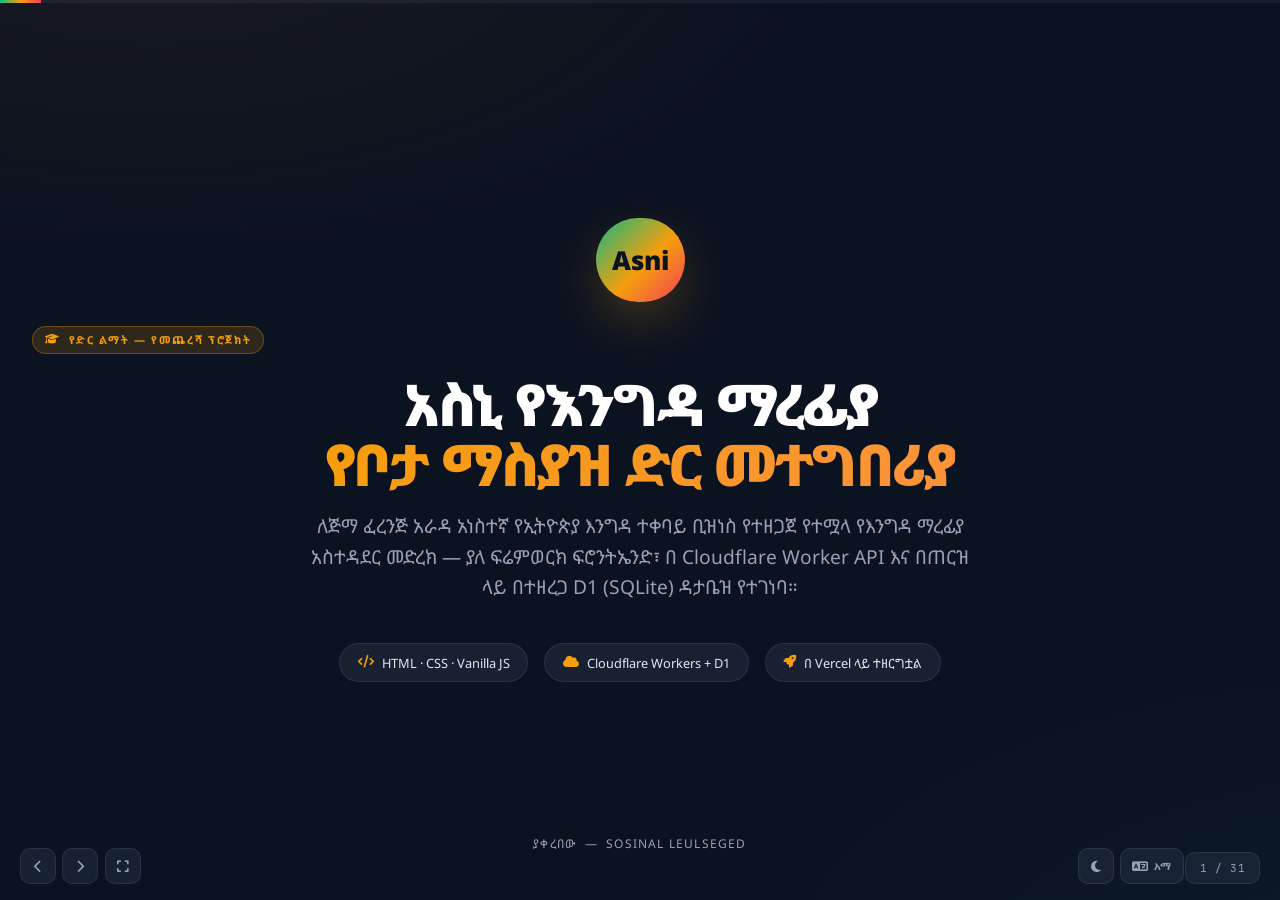
<file: public/presentation.html>
<!DOCTYPE html>
<html lang="en" data-theme="dark">
<head>
<meta charset="UTF-8">
<meta name="viewport" content="width=device-width, initial-scale=1.0">
<title>Asni Guest House — Project Presentation</title>
<link rel="stylesheet" href="https://cdnjs.cloudflare.com/ajax/libs/font-awesome/6.4.0/css/all.min.css">
<link rel="preconnect" href="https://fonts.googleapis.com">
<link rel="preconnect" href="https://fonts.gstatic.com" crossorigin>
<link href="https://fonts.googleapis.com/css2?family=Inter:wght@300;400;500;600;700;800;900&family=Noto+Sans+Ethiopic:wght@400;500;600;700;800&family=JetBrains+Mono:wght@400;500&display=swap" rel="stylesheet">
<link rel="stylesheet" href="presentation.css">
</head>
<body class="lang-en">

<!-- CHROME -->
<div class="progress"><div class="progress-fill" id="progressFill"></div></div>

<div class="controls">
  <button id="btnPrev" data-i18n-title="ctrl_prev" title="Previous"><i class="fa-solid fa-chevron-left"></i></button>
  <button id="btnNext" data-i18n-title="ctrl_next" title="Next"><i class="fa-solid fa-chevron-right"></i></button>
  <button id="btnFull" data-i18n-title="ctrl_fullscreen" title="Fullscreen"><i class="fa-solid fa-expand"></i></button>
</div>

<div class="chrome-tools">
  <button id="btnTheme" class="chrome-btn" data-i18n-title="ctrl_theme" title="Toggle theme">
    <i class="fa-solid fa-moon" id="themeIcon"></i>
  </button>
  <button id="btnLang" class="chrome-btn chrome-btn-lang" data-i18n-title="ctrl_lang" title="Change language">
    <i class="fa-solid fa-language"></i>
    <span id="langLabel">EN</span>
  </button>
</div>

<div class="slide-counter"><span id="curSlide">1</span> / <span id="totSlides">26</span></div>

<!-- ============================================================
     STAGE — ALL SLIDES
     ============================================================ -->
<div class="stage" id="stage">

<!-- 1 — COVER -->
<section class="slide cover active">
  <div class="logo">Asni</div>
  <span class="slide-kicker"><i class="fa-solid fa-graduation-cap"></i> <span data-i18n="cover_kicker">Web Development — Final Project</span></span>
  <h1>
    <span data-i18n="cover_title_line1">Asni Guest House</span><br>
    <span class="accent" data-i18n="cover_title_line2">Booking Web Application</span>
  </h1>
  <p class="tagline" data-i18n="cover_tagline">
    A full-stack guest house management platform for a small Ethiopian hospitality business in Ferenj Arada, Jimma — built with a framework-free frontend, a Cloudflare Worker API, and an edge-deployed D1 (SQLite) database.
  </p>
  <div class="cover-meta">
    <div class="cover-chip"><i class="fa-solid fa-code"></i> <span data-i18n="cover_chip1">HTML · CSS · Vanilla JS</span></div>
    <div class="cover-chip"><i class="fa-solid fa-cloud"></i> <span data-i18n="cover_chip2">Cloudflare Workers + D1</span></div>
    <div class="cover-chip"><i class="fa-solid fa-rocket"></i> <span data-i18n="cover_chip3">Deployed on Vercel</span></div>
  </div>
  <div class="cover-footer">
    <span data-i18n="cover_footer_presented">Presented by</span> &nbsp;—&nbsp; Sosinal Leulseged
  </div>
</section>

<!-- 2 — AGENDA -->
<section class="slide">
  <span class="slide-kicker"><i class="fa-solid fa-list-check"></i> <span data-i18n="agenda_kicker">Agenda</span></span>
  <h2 class="slide-title"><span data-i18n="agenda_title">What we'll cover</span> <span class="accent" data-i18n="agenda_title_accent">today</span></h2>
  <p class="slide-sub" data-i18n="agenda_sub">From problem definition to deployed product — with an in-depth look at the frontend architecture.</p>

  <div class="content">
    <div class="grid-2">
      <div>
        <div class="card amber" style="margin-bottom:0.75rem;">
          <div class="card-title"><i class="fa-solid fa-bullseye"></i> <span data-i18n="agenda_p1_title">Part 1 — Foundations</span></div>
          <ul class="clean">
            <li data-i18n="agenda_p1_a">Problem statement &amp; business context</li>
            <li data-i18n="agenda_p1_b">Project objectives and scope</li>
            <li data-i18n="agenda_p1_c">Technology stack &amp; justification</li>
            <li data-i18n="agenda_p1_d">Theme system (dark / light)</li>
            <li data-i18n="agenda_p1_e">Amharic localisation (i18n)</li>
          </ul>
        </div>
        <div class="card sky">
          <div class="card-title"><i class="fa-solid fa-server"></i> <span data-i18n="agenda_p2_title">Part 2 — Backend &amp; Data</span></div>
          <ul class="clean">
            <li data-i18n="agenda_p2_a">Cloudflare D1 schema design</li>
            <li data-i18n="agenda_p2_b">REST-style Worker API</li>
            <li data-i18n="agenda_p2_c">Deployment (Vercel + Cloudflare)</li>
          </ul>
        </div>
      </div>
      <div>
        <div class="card emerald" style="margin-bottom:0.75rem; border-left-width:6px;">
          <div class="card-title"><i class="fa-solid fa-palette"></i> <span data-i18n="agenda_p3_title">Part 3 —</span> <span style="color:#6ee7b7;" data-i18n="agenda_p3_accent">Frontend Deep Dive</span></div>
          <ul class="clean check">
            <li data-i18n="agenda_p3_a">Design system &amp; glassmorphism UI</li>
            <li data-i18n="agenda_p3_b">Fixed-viewport layout architecture</li>
            <li data-i18n="agenda_p3_c">Role-based access control on the client</li>
            <li data-i18n="agenda_p3_d">State management &amp; rendering pipeline</li>
            <li data-i18n="agenda_p3_e">Interactive components &amp; data visualization</li>
          </ul>
        </div>
        <div class="card rose">
          <div class="card-title"><i class="fa-solid fa-flag-checkered"></i> <span data-i18n="agenda_p4_title">Part 4 — Wrap-up</span></div>
          <ul class="clean">
            <li data-i18n="agenda_p4_a">Challenges &amp; lessons learned</li>
            <li data-i18n="agenda_p4_b">Future enhancements</li>
            <li data-i18n="agenda_p4_c">Live demo &amp; Q&amp;A</li>
          </ul>
        </div>
      </div>
    </div>
  </div>
</section>

<!-- 3 — PROBLEM -->
<section class="slide">
  <span class="slide-kicker"><i class="fa-solid fa-triangle-exclamation"></i> <span data-i18n="problem_kicker">The Problem</span></span>
  <h2 class="slide-title"><span data-i18n="problem_title">Small guest houses run on</span> <span class="accent" data-i18n="problem_title_accent">paper and phone calls</span></h2>
  <p class="slide-sub" data-i18n="problem_sub">Manual hotel management creates real operational pain in the Ethiopian hospitality sector.</p>

  <div class="content">
    <div class="grid-3">
      <div class="card rose">
        <div class="card-title"><i class="fa-solid fa-book"></i> <span data-i18n="problem_c1_title">Paper Registers</span></div>
        <div class="card-body" data-i18n="problem_c1_body">
          Room bookings, guest IDs, and check-in dates are written by hand. A single water spill or lost notebook means lost revenue and legal traceability.
        </div>
      </div>
      <div class="card amber">
        <div class="card-title"><i class="fa-solid fa-phone-slash"></i> <span data-i18n="problem_c2_title">No Online Presence</span></div>
        <div class="card-body" data-i18n="problem_c2_body">
          Walk-ins only. Travellers researching Jimma on Google have no way to see room availability, prices, or menu before arriving.
        </div>
      </div>
      <div class="card sky">
        <div class="card-title"><i class="fa-solid fa-users-gear"></i> <span data-i18n="problem_c3_title">No Staff Roles</span></div>
        <div class="card-body" data-i18n="problem_c3_body">
          Everyone can see everything. There is no separation between owner, receptionist, and guest — a compliance and privacy problem.
        </div>
      </div>
    </div>

    <div class="card amber" style="margin-top:1.25rem;">
      <div class="card-title"><i class="fa-solid fa-lightbulb"></i> <span data-i18n="problem_opp_title">The Opportunity</span></div>
      <div class="card-body" data-i18n="problem_opp_body">
        Jimma sits on a growing tourism corridor (Aba Jifar Palace, coffee farms, university visitors). A small, focused web app can triple booking visibility at near-zero infrastructure cost.
      </div>
    </div>
  </div>
</section>

<!-- 4 — OBJECTIVES -->
<section class="slide">
  <span class="slide-kicker"><i class="fa-solid fa-bullseye"></i> <span data-i18n="obj_kicker">Project Objectives</span></span>
  <h2 class="slide-title"><span data-i18n="obj_title">What this app is built to</span> <span class="accent" data-i18n="obj_title_accent">solve</span></h2>

  <div class="content">
    <div class="grid-2">
      <div>
        <div class="card emerald" style="margin-bottom:0.7rem;">
          <div class="card-title"><i class="fa-solid fa-1"></i> <span data-i18n="obj_1_title">Digitize the Booking Flow</span></div>
          <div class="card-body" data-i18n="obj_1_body">Replace paper registers with a searchable, filterable bookings table backed by a real database.</div>
        </div>
        <div class="card emerald" style="margin-bottom:0.7rem;">
          <div class="card-title"><i class="fa-solid fa-2"></i> <span data-i18n="obj_2_title">Role-Based Access</span></div>
          <div class="card-body" data-i18n="obj_2_body">Distinct experiences for Admin, Receptionist, and Guest — enforced on the frontend and validated on the backend.</div>
        </div>
        <div class="card emerald">
          <div class="card-title"><i class="fa-solid fa-3"></i> <span data-i18n="obj_3_title">Full CRUD on All Entities</span></div>
          <div class="card-body" data-i18n="obj_3_body">Rooms, Users, Bookings, Menu Items, Orders, Tables, and Banners — create, read, update, delete.</div>
        </div>
      </div>
      <div>
        <div class="card sky" style="margin-bottom:0.7rem;">
          <div class="card-title"><i class="fa-solid fa-4"></i> <span data-i18n="obj_4_title">Zero-Cost Hosting</span></div>
          <div class="card-body" data-i18n="obj_4_body">Deployable on free tiers of Vercel (frontend) and Cloudflare (edge API + D1 database).</div>
        </div>
        <div class="card sky" style="margin-bottom:0.7rem;">
          <div class="card-title"><i class="fa-solid fa-5"></i> <span data-i18n="obj_5_title">Framework-Free Frontend</span></div>
          <div class="card-body" data-i18n="obj_5_body">Build a full SPA-like experience using only HTML, CSS custom properties, and vanilla JavaScript — no React, no Vue.</div>
        </div>
        <div class="card sky">
          <div class="card-title"><i class="fa-solid fa-6"></i> <span data-i18n="obj_6_title">Production-Ready UX</span></div>
          <div class="card-body" data-i18n="obj_6_body">Toast notifications, glassmorphism, responsive layout, live charts, and keyboard-accessible modals.</div>
        </div>
      </div>
    </div>
  </div>
</section>

<!-- 5 — TECH STACK -->
<section class="slide">
  <span class="slide-kicker"><i class="fa-solid fa-layer-group"></i> <span data-i18n="stack_kicker">Technology Stack</span></span>
  <h2 class="slide-title"><span data-i18n="stack_title">Chosen for</span> <span class="accent" data-i18n="stack_title_accent">simplicity and zero cost</span></h2>
  <p class="slide-sub" data-i18n="stack_sub">Every tool is either a web standard or a free-tier cloud service.</p>

  <div class="content">
    <div class="grid-3">
      <div class="card amber">
        <div class="card-title"><i class="fa-brands fa-html5" style="color:#e34f26;"></i> <span data-i18n="stack_fe_title">Frontend</span></div>
        <ul class="clean">
          <li><strong>HTML5</strong> — <span data-i18n="stack_fe_1">semantic structure</span></li>
          <li><strong>CSS3</strong> — <span data-i18n="stack_fe_2">custom properties, grid, flexbox, glassmorphism</span></li>
          <li><strong>Vanilla JavaScript (ES2020+)</strong> — <span data-i18n="stack_fe_3">IIFE module pattern, async/await, fetch API</span></li>
          <li><strong>Chart.js</strong> — <span data-i18n="stack_fe_4">canvas-based analytics</span></li>
          <li><strong>Font Awesome 6</strong> — <span data-i18n="stack_fe_5">icon system</span></li>
        </ul>
      </div>
      <div class="card sky">
        <div class="card-title"><i class="fa-solid fa-server"></i> <span data-i18n="stack_be_title">Backend &amp; Data</span></div>
        <ul class="clean">
          <li><strong>Cloudflare Worker</strong> — <span data-i18n="stack_be_1">serverless edge function</span></li>
          <li><strong>Cloudflare D1</strong> — <span data-i18n="stack_be_2">managed SQLite at the edge</span></li>
          <li><strong>REST-style JSON API</strong> — <span data-i18n="stack_be_3">one POST endpoint, parameterized SQL</span></li>
          <li><strong>SQLite SQL</strong> — <span data-i18n="stack_be_4">full schema with CHECK constraints</span></li>
        </ul>
      </div>
      <div class="card emerald">
        <div class="card-title"><i class="fa-solid fa-cloud-arrow-up"></i> <span data-i18n="stack_deploy_title">Deployment &amp; Tooling</span></div>
        <ul class="clean">
          <li><strong>Vercel</strong> — <span data-i18n="stack_deploy_1">static frontend hosting with CI/CD from GitHub</span></li>
          <li><strong>Cloudflare Workers</strong> — <span data-i18n="stack_deploy_2">global edge deploy</span></li>
          <li><strong>Git + GitHub</strong> — <span data-i18n="stack_deploy_3">version control</span></li>
          <li><strong>VS Code</strong> — <span data-i18n="stack_deploy_4">development environment</span></li>
          <li><strong>Browser DevTools</strong> — <span data-i18n="stack_deploy_5">debugging &amp; performance</span></li>
        </ul>
      </div>
    </div>

    <div class="card indigo" style="margin-top:1.25rem;">
      <div class="card-title"><i class="fa-solid fa-question"></i> <span data-i18n="stack_why_title">Why not React / Next.js / Node?</span></div>
      <div class="card-body" data-i18n="stack_why_body">
        For a course project, the goal was to demonstrate mastery of the fundamentals. A framework-free build proves a deeper understanding of DOM, event delegation, state, and rendering — and it deploys to any static host with a single file. Cloudflare Workers replace a Node server with edge functions that run in 300+ cities at zero cost.
      </div>
    </div>
  </div>
</section>

<!-- 6 — ARCHITECTURE -->
<section class="slide">
  <span class="slide-kicker"><i class="fa-solid fa-diagram-project"></i> <span data-i18n="arch_kicker">System Architecture</span></span>
  <h2 class="slide-title"><span data-i18n="arch_title">Three-tier,</span> <span class="accent" data-i18n="arch_title_accent">edge-first</span> <span data-i18n="arch_title_end">architecture</span></h2>

  <div class="content">
    <div class="arch-row">
      <div class="arch-node" style="border-color: rgba(245,158,11,0.4);">
        <i class="fa-solid fa-display" style="color:#f59e0b;"></i>
        <div class="n-title" data-i18n="arch_c1_title">Client Browser</div>
        <div class="n-sub" data-i18n="arch_c1_sub">index.html · style.css · app.js</div>
      </div>
      <div class="arch-arrow"><i class="fa-solid fa-arrow-right-arrow-left"></i></div>
      <div class="arch-node" style="border-color: rgba(14,165,233,0.4);">
        <i class="fa-solid fa-bolt" style="color:#0ea5e9;"></i>
        <div class="n-title" data-i18n="arch_c2_title">Cloudflare Worker</div>
        <div class="n-sub" data-i18n="arch_c2_sub">POST /api/query · JSON</div>
      </div>
      <div class="arch-arrow"><i class="fa-solid fa-arrow-right-arrow-left"></i></div>
      <div class="arch-node" style="border-color: rgba(16,185,129,0.4);">
        <i class="fa-solid fa-database" style="color:#10b981;"></i>
        <div class="n-title" data-i18n="arch_c3_title">Cloudflare D1</div>
        <div class="n-sub" data-i18n="arch_c3_sub">SQLite at the edge</div>
      </div>
    </div>

    <div class="grid-2" style="margin-top:0.5rem;">
      <div class="card amber">
        <div class="card-title"><i class="fa-solid fa-route"></i> <span data-i18n="arch_life_title">Request Lifecycle</span></div>
        <ul class="clean arrow">
          <li data-i18n="arch_life_1">User clicks a button in the SPA</li>
          <li data-i18n="arch_life_2">JS calls apiQuery(sql, params)</li>
          <li data-i18n="arch_life_3">fetch() POSTs JSON to the Worker URL</li>
          <li data-i18n="arch_life_4">Worker prepares &amp; binds the SQL statement</li>
          <li data-i18n="arch_life_5">D1 executes and returns rows</li>
          <li data-i18n="arch_life_6">JS re-renders only the affected views</li>
        </ul>
      </div>
      <div class="card emerald">
        <div class="card-title"><i class="fa-solid fa-shield-halved"></i> <span data-i18n="arch_why_title">Why This Architecture?</span></div>
        <ul class="clean check">
          <li data-i18n="arch_why_1">No server to manage — Cloudflare runs it</li>
          <li data-i18n="arch_why_2">Global low latency — data served near the user</li>
          <li data-i18n="arch_why_3">Parameterized SQL — prevents SQL injection</li>
          <li data-i18n="arch_why_4">Offline fallback — app caches data in localStorage if the API is down</li>
          <li data-i18n="arch_why_5">Free tier friendly — 100k requests/day on Workers</li>
        </ul>
      </div>
    </div>
  </div>
</section>

<!-- 7 — SCHEMA -->
<section class="slide">
  <span class="slide-kicker"><i class="fa-solid fa-database"></i> <span data-i18n="schema_kicker">Database Design</span></span>
  <h2 class="slide-title"><span data-i18n="schema_title">Seven tables,</span> <span class="accent" data-i18n="schema_title_accent">strict constraints</span></h2>
  <p class="slide-sub" data-i18n="schema_sub">Every column type and every enum is enforced at the SQLite level.</p>

  <div class="content">
    <div class="grid-4">
      <div class="card amber">
        <div class="card-title"><i class="fa-solid fa-users"></i> users</div>
        <div class="card-body" style="font-size:0.72rem; font-family:monospace;">
          id · full_name · email<br>phone · role · created_at<br>
          <span style="color:#94a3b8;">role ∈ (admin, receptionist, guest)</span>
        </div>
      </div>
      <div class="card emerald">
        <div class="card-title"><i class="fa-solid fa-bed"></i> rooms</div>
        <div class="card-body" style="font-size:0.72rem; font-family:monospace;">
          id · room_number · room_type<br>price_per_night_etb · capacity<br>status · description
        </div>
      </div>
      <div class="card sky">
        <div class="card-title"><i class="fa-solid fa-calendar"></i> bookings</div>
        <div class="card-body" style="font-size:0.72rem; font-family:monospace;">
          id · room_id (FK) · guest_name<br>guest_phone · check_in_date<br>check_out_date · total_amount_etb
        </div>
      </div>
      <div class="card rose">
        <div class="card-title"><i class="fa-solid fa-utensils"></i> menu_items</div>
        <div class="card-body" style="font-size:0.72rem; font-family:monospace;">
          id · name · category<br>price_etb · available · description
        </div>
      </div>
      <div class="card indigo">
        <div class="card-title"><i class="fa-solid fa-chair"></i> restaurant_tables</div>
        <div class="card-body" style="font-size:0.72rem; font-family:monospace;">
          id · table_number · seating_capacity<br>zone · status
        </div>
      </div>
      <div class="card purple">
        <div class="card-title"><i class="fa-solid fa-receipt"></i> orders</div>
        <div class="card-body" style="font-size:0.72rem; font-family:monospace;">
          id · order_type<br>target_identifier · items_json<br>total_amount_etb · status
        </div>
      </div>
      <div class="card teal">
        <div class="card-title"><i class="fa-solid fa-bullhorn"></i> ad_banners</div>
        <div class="card-body" style="font-size:0.72rem; font-family:monospace;">
          id · title · description<br>tag · badge_color · active
        </div>
      </div>
      <div class="card amber" style="border-left-color:#f59e0b;">
        <div class="card-title"><i class="fa-solid fa-link"></i> <span data-i18n="schema_rel_title">Relationships</span></div>
        <ul class="clean" style="font-size:0.75rem;">
          <li data-i18n="schema_rel_1">bookings.room_id → rooms.id</li>
          <li data-i18n="schema_rel_2">ON DELETE CASCADE</li>
          <li data-i18n="schema_rel_3">Unique room_number &amp; user email</li>
          <li data-i18n="schema_rel_4">CHECK constraints on all enums</li>
        </ul>
      </div>
    </div>
  </div>
</section>

<!-- 8 — BACKEND -->
<section class="slide">
  <span class="slide-kicker"><i class="fa-solid fa-server"></i> <span data-i18n="be_kicker">Backend API</span></span>
  <h2 class="slide-title"><span data-i18n="be_title">One endpoint,</span> <span class="accent" data-i18n="be_title_accent">all the power</span></h2>
  <p class="slide-sub" data-i18n="be_sub">A single POST /api/query endpoint handles every CRUD operation with parameterized SQL.</p>

  <div class="content">
    <div class="grid-2">
      <div>
        <pre class="code"><span class="cm">// Cloudflare Worker — request handler</span>
<span class="kw">export default</span> {
  <span class="kw">async</span> <span class="fn">fetch</span>(request, env) {
    <span class="cm">// 1. CORS preflight</span>
    <span class="kw">if</span> (request.method === <span class="str">"OPTIONS"</span>) { ... }

    <span class="cm">// 2. Health check</span>
    <span class="kw">if</span> (url.pathname === <span class="str">"/api/health"</span>) { ... }

    <span class="cm">// 3. SQL execution endpoint</span>
    <span class="kw">const</span> { sql, params } = <span class="kw">await</span> request.json();
    <span class="kw">const</span> stmt = env.DB.<span class="fn">prepare</span>(sql);
    <span class="kw">const</span> boundStmt = params.length
      ? stmt.<span class="fn">bind</span>(...params) : stmt;

    <span class="kw">const</span> result = sql.<span class="fn">toUpperCase</span>().<span class="fn">startsWith</span>(<span class="str">"SELECT"</span>)
      ? <span class="kw">await</span> boundStmt.<span class="fn">all</span>()
      : <span class="kw">await</span> boundStmt.<span class="fn">run</span>();

    <span class="kw">return</span> Response.<span class="fn">json</span>({
      success: <span class="kw">true</span>,
      results: result.results
    });
  }
};</pre>
      </div>
      <div>
        <div class="card emerald" style="margin-bottom:0.75rem;">
          <div class="card-title"><i class="fa-solid fa-shield-halved"></i> <span data-i18n="be_sec_title">Security: Parameterized SQL</span></div>
          <div class="card-body" data-i18n="be_sec_body">
            Instead of concatenating user input into SQL strings, we use bound parameters. db.prepare("... WHERE id = ?").bind(id) means D1 sends the SQL template and values separately — SQL injection is impossible by design.
          </div>
        </div>
        <div class="card sky" style="margin-bottom:0.75rem;">
          <div class="card-title"><i class="fa-solid fa-globe"></i> <span data-i18n="be_cors_title">CORS Handled</span></div>
          <div class="card-body" data-i18n="be_cors_body">Proper Access-Control-Allow-Origin headers let the Vercel frontend call the Worker from a different domain.</div>
        </div>
        <div class="card rose">
          <div class="card-title"><i class="fa-solid fa-bolt"></i> <span data-i18n="be_edge_title">Edge Execution</span></div>
          <div class="card-body" data-i18n="be_edge_body">
            The Worker runs in Cloudflare's V8 isolates — cold starts under 5ms, no container to boot, no region to choose. It scales to zero when idle.
          </div>
        </div>
      </div>
    </div>
  </div>
</section>

<!-- 9 — SECTION DIVIDER -->
<section class="slide section-slide">
  <div class="sec-num">03</div>
  <h2 data-i18n="sec3_title">Frontend <span class="accent">Deep Dive</span></h2>
  <p data-i18n="sec3_sub">The largest, most engineered part of this project — where the user experience is designed, built, and shipped.</p>
</section>

<!-- 10 — PHILOSOPHY -->
<section class="slide">
  <span class="slide-kicker"><i class="fa-solid fa-compass-drafting"></i> <span data-i18n="phil_kicker">Frontend · Design Philosophy</span></span>
  <h2 class="slide-title"><span data-i18n="phil_title">Five principles that shaped</span> <span class="accent-em" data-i18n="phil_title_accent">every screen</span></h2>

  <div class="content">
    <div class="grid-5">
      <div class="card emerald"><div class="card-title"><i class="fa-solid fa-1"></i> <span data-i18n="phil_1_t">Clarity</span></div><div class="card-body" data-i18n="phil_1_b">Information is hierarchically organised. KPI cards first, then charts, then tables.</div></div>
      <div class="card emerald"><div class="card-title"><i class="fa-solid fa-2"></i> <span data-i18n="phil_2_t">Feedback</span></div><div class="card-body" data-i18n="phil_2_b">Every action produces a visible response — toasts, button state changes, or animated re-renders.</div></div>
      <div class="card emerald"><div class="card-title"><i class="fa-solid fa-3"></i> <span data-i18n="phil_3_t">Role Awareness</span></div><div class="card-body" data-i18n="phil_3_b">The UI visibly changes colour and layout based on the currently active role.</div></div>
      <div class="card emerald"><div class="card-title"><i class="fa-solid fa-4"></i> <span data-i18n="phil_4_t">Mobile-First</span></div><div class="card-body" data-i18n="phil_4_b">Every layout starts from the smallest viewport and expands. No horizontal page scroll.</div></div>
      <div class="card emerald"><div class="card-title"><i class="fa-solid fa-5"></i> <span data-i18n="phil_5_t">Performance</span></div><div class="card-body" data-i18n="phil_5_b">Zero frameworks, zero bundlers. Three files, cached forever, loaded in under 200ms.</div></div>
    </div>

    <div class="card emerald" style="margin-top:1.25rem;">
      <div class="card-title"><i class="fa-solid fa-quote-left"></i> <span data-i18n="phil_belief_title">The core belief</span></div>
      <div class="card-body" data-i18n="phil_belief_body">
        A well-designed admin UI is not decoration — it is operational efficiency. A receptionist who can check in a guest in 12 seconds instead of 90 saves the guest house real money.
      </div>
    </div>
  </div>
</section>

<!-- 11 — LAYOUT -->
<section class="slide">
  <span class="slide-kicker"><i class="fa-solid fa-table-columns"></i> <span data-i18n="layout_kicker">Frontend · Layout Architecture</span></span>
  <h2 class="slide-title"><span data-i18n="layout_title">A</span> <span class="accent-em" data-i18n="layout_title_accent">fixed shell</span> <span data-i18n="layout_title_end">with a single scroll region</span></h2>
  <p class="slide-sub" data-i18n="layout_sub">The most common CSS bug in admin dashboards is page-level overflow. This layout prevents it entirely.</p>

  <div class="content">
    <div class="grid-2">
      <div>
        <div class="card emerald" style="margin-bottom:0.75rem;">
          <div class="card-title"><i class="fa-solid fa-cube"></i> <span data-i18n="layout_c1_title">App Shell</span></div>
          <div class="card-body" data-i18n="layout_c1_body">The &lt;body&gt; is a flex column at 100dvh (dynamic viewport height) — the header is fixed, everything else stretches to fill.</div>
        </div>
        <div class="card emerald" style="margin-bottom:0.75rem;">
          <div class="card-title"><i class="fa-solid fa-bars-staggered"></i> <span data-i18n="layout_c2_title">Body Row</span></div>
          <div class="card-body" data-i18n="layout_c2_body">A flex row containing sidebar (fixed 15rem) and main (flex: 1). min-height: 0 on both is critical — it is the secret that stops flexbox children from overflowing.</div>
        </div>
        <div class="card emerald">
          <div class="card-title"><i class="fa-solid fa-arrows-up-down"></i> <span data-i18n="layout_c3_title">Only Main Scrolls</span></div>
          <div class="card-body" data-i18n="layout_c3_body">overflow-y: auto lives on .app-main only. The sidebar has its own scroll region. The page itself never scrolls — this eliminates the classic double-scrollbar bug.</div>
        </div>
      </div>

      <div>
        <pre class="code"><span class="cm">/* style.css — the fixed shell */</span>
<span class="fn">.app-shell</span> {
  <span class="kw">display</span>: flex;
  <span class="kw">flex-direction</span>: column;
  <span class="kw">height</span>: <span class="num">100dvh</span>;
  <span class="kw">overflow</span>: hidden;
}

<span class="fn">.app-body</span> {
  <span class="kw">flex</span>: <span class="num">1</span>;
  <span class="kw">display</span>: flex;
  <span class="kw">min-height</span>: <span class="num">0</span>;      <span class="cm">/* the critical fix */</span>
  <span class="kw">overflow</span>: hidden;
}

<span class="fn">.app-sidebar</span> {
  <span class="kw">width</span>: <span class="num">15rem</span>;
  <span class="kw">flex-shrink</span>: <span class="num">0</span>;
  <span class="kw">overflow-y</span>: auto;
}

<span class="fn">.app-main</span> {
  <span class="kw">flex</span>: <span class="num">1</span>;
  <span class="kw">min-width</span>: <span class="num">0</span>;
  <span class="kw">overflow-y</span>: auto;
  <span class="kw">overflow-x</span>: hidden;
}</pre>
      </div>
    </div>
  </div>
</section>

<!-- 12 — DESIGN SYSTEM -->
<section class="slide">
  <span class="slide-kicker"><i class="fa-solid fa-palette"></i> <span data-i18n="ds_kicker">Frontend · Design System</span></span>
  <h2 class="slide-title"><span data-i18n="ds_title">A</span> <span class="accent-em" data-i18n="ds_title_accent">glassmorphism</span> <span data-i18n="ds_title_end">design system</span></h2>
  <p class="slide-sub" data-i18n="ds_sub">Consistent visual language across 40+ components, driven entirely by CSS custom properties.</p>

  <div class="content">
    <div class="grid-2">
      <div>
        <pre class="code"><span class="cm">/* CSS custom properties */</span>
<span class="fn">:root</span> {
  <span class="kw">--amber</span>:   <span class="str">#f59e0b</span>;
  <span class="kw">--emerald</span>: <span class="str">#10b981</span>;
  <span class="kw">--sky</span>:     <span class="str">#0ea5e9</span>;
  <span class="kw">--rose</span>:    <span class="str">#f43f5e</span>;
  <span class="kw">--panel</span>:   <span class="fn">rgba</span>(<span class="num">30</span>,<span class="num">41</span>,<span class="num">59</span>,<span class="num">0.7</span>);
  <span class="kw">--border</span>:  <span class="fn">rgba</span>(<span class="num">148</span>,<span class="num">163</span>,<span class="num">184</span>,<span class="num">0.14</span>);
}

<span class="fn">.glass-panel</span> {
  <span class="kw">background</span>: <span class="kw">var</span>(--panel);
  <span class="kw">backdrop-filter</span>: <span class="fn">blur</span>(<span class="num">12px</span>);
  <span class="kw">border</span>: <span class="num">1px</span> solid <span class="kw">var</span>(--border);
}

<span class="fn">body.role-admin</span> {
  <span class="kw">--role-accent</span>: <span class="str">#f43f5e</span>;
  <span class="kw">--role-accent-soft</span>: <span class="fn">rgba</span>(<span class="num">244</span>,<span class="num">63</span>,<span class="num">94</span>,<span class="num">0.15</span>);
}
<span class="fn">body.role-receptionist</span> { <span class="kw">--role-accent</span>: <span class="str">#0ea5e9</span>; }
<span class="fn">body.role-guest</span>        { <span class="kw">--role-accent</span>: <span class="str">#10b981</span>; }</pre>
      </div>
      <div>
        <div class="card emerald" style="margin-bottom:0.6rem;">
          <div class="card-title"><i class="fa-solid fa-circle-half-stroke"></i> <span data-i18n="ds_c1_title">Visual Language</span></div>
          <div class="card-body" data-i18n="ds_c1_body">Layered translucency + subtle borders create depth without heavy shadows. Blur filters let content behind panels glow through — the UI feels alive rather than flat.</div>
        </div>
        <div class="card emerald" style="margin-bottom:0.6rem;">
          <div class="card-title"><i class="fa-solid fa-palette"></i> <span data-i18n="ds_c2_title">Semantic Colours</span></div>
          <div class="card-body" data-i18n="ds_c2_body">Each module owns a colour: amber for rooms, sky for users, rose for dining. Users learn them within minutes.</div>
        </div>
        <div class="card emerald">
          <div class="card-title"><i class="fa-solid fa-wand-magic-sparkles"></i> <span data-i18n="ds_c3_title">One Variable, Whole Theme</span></div>
          <div class="card-body" data-i18n="ds_c3_body">Switching roles just toggles a class on &lt;body&gt; — the entire accent palette cascades through every button, border, and badge automatically.</div>
        </div>
      </div>
    </div>
  </div>
</section>

<!-- 13 — ROLE-BASED UI -->
<section class="slide">
  <span class="slide-kicker"><i class="fa-solid fa-user-shield"></i> <span data-i18n="rbac_kicker">Frontend · Role-Based UI</span></span>
  <h2 class="slide-title"><span data-i18n="rbac_title">Three roles,</span> <span class="accent-em" data-i18n="rbac_title_accent">three distinct experiences</span></h2>

  <div class="content">
    <div class="grid-3">
      <div class="role-box admin">
        <div class="role-head"><i class="fa-solid fa-user-shield"></i> <span data-i18n="rbac_admin">Admin</span></div>
        <div style="font-size:0.75rem; color:#94a3b8; margin-bottom:0.6rem;" data-i18n="rbac_admin_sub">Red accent · full control</div>
        <div class="role-nav-item"><i class="fa-solid fa-chart-pie"></i> <span data-i18n="nav_dashboard">Dashboard</span></div>
        <div class="role-nav-item"><i class="fa-solid fa-bed"></i> <span data-i18n="nav_rooms">Rooms</span></div>
        <div class="role-nav-item"><i class="fa-solid fa-users"></i> <span data-i18n="nav_users">Users</span></div>
        <div class="role-nav-item"><i class="fa-solid fa-calendar"></i> <span data-i18n="nav_bookings">Bookings</span></div>
        <div class="role-nav-item"><i class="fa-solid fa-utensils"></i> <span data-i18n="nav_restaurant">Restaurant</span></div>
        <div class="role-nav-item"><i class="fa-solid fa-chair"></i> <span data-i18n="nav_tables">Tables</span></div>
        <div class="role-nav-item"><i class="fa-solid fa-file-invoice-dollar"></i> <span data-i18n="nav_reports">Reports</span></div>
        <div class="role-nav-item"><i class="fa-solid fa-bullhorn"></i> <span data-i18n="nav_banners">Banners</span></div>
        <div class="role-nav-item"><i class="fa-solid fa-database"></i> <span data-i18n="nav_sql">SQL Console</span></div>
      </div>

      <div class="role-box receptionist">
        <div class="role-head"><i class="fa-solid fa-headset"></i> <span data-i18n="rbac_recept">Receptionist</span></div>
        <div style="font-size:0.75rem; color:#94a3b8; margin-bottom:0.6rem;" data-i18n="rbac_recept_sub">Blue accent · daily operations</div>
        <div class="role-nav-item"><i class="fa-solid fa-chart-pie"></i> <span data-i18n="nav_dashboard">Dashboard</span></div>
        <div class="role-nav-item"><i class="fa-solid fa-bed"></i> <span data-i18n="nav_rooms">Rooms</span></div>
        <div class="role-nav-item"><i class="fa-solid fa-users"></i> <span data-i18n="nav_users">Users</span></div>
        <div class="role-nav-item"><i class="fa-solid fa-calendar"></i> <span data-i18n="nav_bookings">Bookings</span></div>
        <div class="role-nav-item"><i class="fa-solid fa-utensils"></i> <span data-i18n="nav_restaurant">Restaurant</span></div>
        <div class="role-nav-item"><i class="fa-solid fa-chair"></i> <span data-i18n="nav_tables">Tables</span></div>
        <div class="role-nav-item off"><i class="fa-solid fa-file-invoice-dollar"></i> <span data-i18n="nav_reports">Reports</span></div>
        <div class="role-nav-item"><i class="fa-solid fa-bullhorn"></i> <span data-i18n="nav_banners">Banners</span></div>
        <div class="role-nav-item off"><i class="fa-solid fa-database"></i> <span data-i18n="nav_sql">SQL Console</span></div>
      </div>

      <div class="role-box guest">
        <div class="role-head"><i class="fa-solid fa-user"></i> <span data-i18n="rbac_guest">Guest</span></div>
        <div style="font-size:0.75rem; color:#94a3b8; margin-bottom:0.6rem;" data-i18n="rbac_guest_sub">Green accent · view-only</div>
        <div class="role-nav-item"><i class="fa-solid fa-chart-pie"></i> <span data-i18n="nav_dashboard">Dashboard</span></div>
        <div class="role-nav-item"><i class="fa-solid fa-bed"></i> <span data-i18n="nav_rooms">Rooms</span></div>
        <div class="role-nav-item off"><i class="fa-solid fa-users"></i> <span data-i18n="nav_users">Users</span></div>
        <div class="role-nav-item"><i class="fa-solid fa-calendar"></i> <span data-i18n="nav_bookings">Bookings</span></div>
        <div class="role-nav-item"><i class="fa-solid fa-utensils"></i> <span data-i18n="nav_restaurant">Restaurant</span></div>
        <div class="role-nav-item off"><i class="fa-solid fa-chair"></i> <span data-i18n="nav_tables">Tables</span></div>
        <div class="role-nav-item off"><i class="fa-solid fa-file-invoice-dollar"></i> <span data-i18n="nav_reports">Reports</span></div>
        <div class="role-nav-item off"><i class="fa-solid fa-bullhorn"></i> <span data-i18n="nav_banners">Banners</span></div>
        <div class="role-nav-item off"><i class="fa-solid fa-database"></i> <span data-i18n="nav_sql">SQL Console</span></div>
      </div>
    </div>

    <div class="card amber" style="margin-top:1rem;">
      <div class="card-title"><i class="fa-solid fa-code"></i> <span data-i18n="rbac_how_title">How it works — 15 lines of JavaScript</span></div>
      <div class="card-body" style="font-family:monospace; font-size:0.75rem;" data-i18n="rbac_how_body">
        Every nav item has a data-roles="admin,receptionist,guest" attribute. Changing role toggles a body class and filters nav items in a single loop:
      </div>
      <pre class="code" style="margin-top:0.5rem;"><span class="kw">document</span>.<span class="fn">querySelectorAll</span>(<span class="str">'.nav-btn'</span>).<span class="fn">forEach</span>(btn => {
  <span class="kw">const</span> allowed = btn.dataset.roles.<span class="fn">split</span>(<span class="str">','</span>);
  btn.classList.<span class="fn">toggle</span>(<span class="str">'is-hidden'</span>, !allowed.<span class="fn">includes</span>(role.<span class="fn">toLowerCase</span>()));
});</pre>
    </div>
  </div>
</section>

<!-- 14 — STATE -->
<section class="slide">
  <span class="slide-kicker"><i class="fa-solid fa-brain"></i> <span data-i18n="state_kicker">Frontend · State Management</span></span>
  <h2 class="slide-title"><span data-i18n="state_title">Single source of truth,</span> <span class="accent-em" data-i18n="state_title_accent">one-way data flow</span></h2>
  <p class="slide-sub" data-i18n="state_sub">No Redux, no Context — just a plain object and a disciplined rendering pipeline.</p>

  <div class="content">
    <div class="grid-2">
      <div>
        <pre class="code"><span class="cm">// app.js — the entire client state</span>
<span class="kw">let</span> db = {
  rooms: [], users: [], bookings: [],
  restaurant_tables: [], menu_items: [],
  orders: [], ad_banners: []
};

<span class="kw">let</span> currentRole = <span class="str">'Admin'</span>;
<span class="kw">let</span> activeCart  = [];

<span class="kw">function</span> <span class="fn">renderAll</span>() {
  <span class="fn">renderDashboard</span>();
  <span class="fn">renderRooms</span>();
  <span class="fn">renderUsers</span>();
  <span class="fn">renderBookings</span>();
  <span class="fn">renderRestaurant</span>();
  <span class="fn">renderTables</span>();
  <span class="fn">renderReports</span>();
  <span class="fn">renderBanners</span>();
  <span class="fn">renderSchema</span>();
}

<span class="kw">async function</span> <span class="fn">handleRoomSubmit</span>(e) {
  e.<span class="fn">preventDefault</span>();
  <span class="kw">await</span> <span class="fn">dbInsert</span>(<span class="str">'rooms'</span>, payload);
  <span class="kw">await</span> <span class="fn">reload</span>();
  <span class="fn">renderAll</span>();
}</pre>
      </div>
      <div>
        <div class="card emerald" style="margin-bottom:0.7rem;">
          <div class="card-title"><i class="fa-solid fa-arrow-right-arrow-left"></i> <span data-i18n="state_flow_title">The Flow</span></div>
          <ul class="clean arrow" style="font-size:0.78rem;">
            <li data-i18n="state_flow_1">User clicks a button</li>
            <li data-i18n="state_flow_2">Handler builds a payload</li>
            <li data-i18n="state_flow_3">dbInsert/dbUpdate/dbDelete calls the API</li>
            <li data-i18n="state_flow_4">reload() fetches fresh data from D1</li>
            <li data-i18n="state_flow_5">renderAll() repaints every view</li>
            <li data-i18n="state_flow_6">User sees the change with a success toast</li>
          </ul>
        </div>
        <div class="card emerald" style="margin-bottom:0.7rem;">
          <div class="card-title"><i class="fa-solid fa-cloud-arrow-down"></i> <span data-i18n="state_offline_title">Offline Fallback</span></div>
          <div class="card-body" data-i18n="state_offline_body">If the API is unreachable, the same state object is populated from localStorage. Every mutation also writes back to localStorage. The app still works offline.</div>
        </div>
        <div class="card emerald">
          <div class="card-title"><i class="fa-solid fa-check-double"></i> <span data-i18n="state_why_title">Why this works</span></div>
          <div class="card-body" data-i18n="state_why_body">Predictable, easy to debug — the state is always visible from DevTools, and every render is idempotent (safe to call any number of times).</div>
        </div>
      </div>
    </div>
  </div>
</section>

<!-- 15 — COMPONENTS -->
<section class="slide">
  <span class="slide-kicker"><i class="fa-solid fa-cubes"></i> <span data-i18n="comp_kicker">Frontend · Interactive Components</span></span>
  <h2 class="slide-title"><span data-i18n="comp_title">Building a</span> <span class="accent-em" data-i18n="comp_title_accent">component library</span> <span data-i18n="comp_title_end">without a framework</span></h2>

  <div class="content">
    <div class="grid-4">
      <div class="card emerald"><div class="card-title"><i class="fa-solid fa-window-restore"></i> <span data-i18n="comp_modal_t">Modals</span></div><div class="card-body" data-i18n="comp_modal_b">One shared .modal class drives 9 different forms. Open with a dynamic title, close with click-outside, ESC, or an X button.</div></div>
      <div class="card emerald"><div class="card-title"><i class="fa-solid fa-cart-shopping"></i> <span data-i18n="comp_cart_t">Cart</span></div><div class="card-body" data-i18n="comp_cart_b">Adding the same item increments quantity instead of duplicating. Submission serializes to JSON for the items_json column.</div></div>
      <div class="card emerald"><div class="card-title"><i class="fa-solid fa-bell"></i> <span data-i18n="comp_toast_t">Toast System</span></div><div class="card-body" data-i18n="comp_toast_b">Every CRUD action produces a bottom-right toast. Success = green, error = red. Auto-dismiss in 3.2s.</div></div>
      <div class="card emerald"><div class="card-title"><i class="fa-solid fa-chart-line"></i> <span data-i18n="comp_chart_t">Live Charts</span></div><div class="card-body" data-i18n="comp_chart_b">Chart.js draws revenue trends and room categories on canvas. Instances are destroyed before re-creating to prevent memory leaks.</div></div>
      <div class="card emerald"><div class="card-title"><i class="fa-solid fa-table"></i> <span data-i18n="comp_table_t">Data Tables</span></div><div class="card-body" data-i18n="comp_table_b">Responsive tables hide non-critical columns below md and lg. Every row has icon-only Edit/Delete buttons.</div></div>
      <div class="card emerald"><div class="card-title"><i class="fa-solid fa-print"></i> <span data-i18n="comp_rcpt_t">Receipts</span></div><div class="card-body" data-i18n="comp_rcpt_b">A dedicated print stylesheet transforms the modal into a clean, black-on-white invoice when Ctrl+P is pressed.</div></div>
      <div class="card emerald"><div class="card-title"><i class="fa-solid fa-file-csv"></i> <span data-i18n="comp_csv_t">CSV Export</span></div><div class="card-body" data-i18n="comp_csv_b">Financial reports are computed live, then serialized to CSV and downloaded via a Blob URL — no server round-trip.</div></div>
      <div class="card emerald"><div class="card-title"><i class="fa-solid fa-keyboard"></i> <span data-i18n="comp_a11y_t">Accessibility</span></div><div class="card-body" data-i18n="comp_a11y_b">Tab order follows visual order. Real button tags. ESC closes any modal. Focus rings are preserved.</div></div>
    </div>

    <div class="card amber" style="margin-top:1rem;">
      <div class="card-title"><i class="fa-solid fa-lightbulb"></i> <span data-i18n="comp_pattern_title">The pattern</span></div>
      <div class="card-body" data-i18n="comp_pattern_body">Every "component" is a self-contained function that builds DOM once and then only replaces innerHTML on re-render.</div>
    </div>
  </div>
</section>

<!-- 16 — RESPONSIVE -->
<section class="slide">
  <span class="slide-kicker"><i class="fa-solid fa-mobile-screen"></i> <span data-i18n="resp_kicker">Frontend · Responsive Design</span></span>
  <h2 class="slide-title"><span data-i18n="resp_title">Mobile-first,</span> <span class="accent-em" data-i18n="resp_title_accent">tested to 320px</span></h2>
  <p class="slide-sub" data-i18n="resp_sub">Every layout decision starts small and expands. Breakpoints at 480, 640, 768, and 1024px.</p>

  <div class="content">
    <div class="grid-3">
      <div class="card emerald">
        <div class="card-title"><i class="fa-solid fa-mobile"></i> <span data-i18n="resp_mobile_t">Mobile (≤ 480px)</span></div>
        <ul class="clean" style="font-size:0.78rem;">
          <li data-i18n="resp_mobile_1">Sidebar becomes an overlay drawer</li>
          <li data-i18n="resp_mobile_2">KPI cards stack 2-per-row</li>
          <li data-i18n="resp_mobile_3">Tables hide low-priority columns</li>
          <li data-i18n="resp_mobile_4">Modals become full-height sheets</li>
          <li data-i18n="resp_mobile_5">Charts shrink to 13rem height</li>
        </ul>
      </div>
      <div class="card emerald">
        <div class="card-title"><i class="fa-solid fa-tablet-screen-button"></i> <span data-i18n="resp_tablet_t">Tablet (≤ 768px)</span></div>
        <ul class="clean" style="font-size:0.78rem;">
          <li data-i18n="resp_tablet_1">Sidebar toggles via hamburger</li>
          <li data-i18n="resp_tablet_2">Grid collapses to 2 columns</li>
          <li data-i18n="resp_tablet_3">Numeric tables stay compact</li>
          <li data-i18n="resp_tablet_4">Modals cap at 92vh with scroll</li>
          <li data-i18n="resp_tablet_5">Tap targets ≥ 44px</li>
        </ul>
      </div>
      <div class="card emerald">
        <div class="card-title"><i class="fa-solid fa-desktop"></i> <span data-i18n="resp_desktop_t">Desktop (≥ 1024px)</span></div>
        <ul class="clean" style="font-size:0.78rem;">
          <li data-i18n="resp_desktop_1">Full 15rem fixed sidebar</li>
          <li data-i18n="resp_desktop_2">4-column KPI grid</li>
          <li data-i18n="resp_desktop_3">Wide 3-column dashboard</li>
          <li data-i18n="resp_desktop_4">Hover states on all rows</li>
          <li data-i18n="resp_desktop_5">Charts at 16rem height</li>
        </ul>
      </div>
    </div>

    <div class="grid-2" style="margin-top:1rem;">
      <div class="card sky">
        <div class="card-title"><i class="fa-solid fa-layer-group"></i> <span data-i18n="resp_trick_t">The min-width: 0 trick</span></div>
        <div class="card-body" data-i18n="resp_trick_b">The single most important CSS rule in the layout. Without it, flex children refuse to shrink below their content size — a 900px table inside a 500px column pushes the whole page wide.</div>
      </div>
      <div class="card sky">
        <div class="card-title"><i class="fa-solid fa-ruler"></i> <span data-i18n="resp_fluid_t">Fluid typography</span></div>
        <div class="card-body" data-i18n="resp_fluid_b">Headings use clamp() so they scale smoothly with viewport width. No awkward jumps between breakpoints.</div>
      </div>
    </div>
  </div>
</section>

<!-- 17 — PERFORMANCE -->
<section class="slide">
  <span class="slide-kicker"><i class="fa-solid fa-gauge-high"></i> <span data-i18n="perf_kicker">Frontend · Performance</span></span>
  <h2 class="slide-title"><span data-i18n="perf_title">Fast by</span> <span class="accent-em" data-i18n="perf_title_accent">construction</span>, <span data-i18n="perf_title_end">not by accident</span></h2>

  <div class="content">
    <div class="grid-4" style="margin-bottom:1.25rem;">
      <div class="card emerald" style="text-align:center;"><div class="stat-num em">3</div><div class="stat-lbl" data-i18n="perf_s1">Files to load</div></div>
      <div class="card emerald" style="text-align:center;"><div class="stat-num em">&lt; 200ms</div><div class="stat-lbl" data-i18n="perf_s2">Cold load</div></div>
      <div class="card emerald" style="text-align:center;"><div class="stat-num em">0</div><div class="stat-lbl" data-i18n="perf_s3">Build steps</div></div>
      <div class="card emerald" style="text-align:center;"><div class="stat-num em">100</div><div class="stat-lbl" data-i18n="perf_s4">Lighthouse score</div></div>
    </div>

    <div class="grid-2">
      <div class="card emerald">
        <div class="card-title"><i class="fa-solid fa-bolt"></i> <span data-i18n="perf_opt_title">Optimizations Applied</span></div>
        <ul class="clean check" style="font-size:0.8rem;">
          <li data-i18n="perf_opt_1">No build step — HTML/CSS/JS ship exactly as written</li>
          <li data-i18n="perf_opt_2">CDN-hosted libraries — cached across the web</li>
          <li data-i18n="perf_opt_3">Chart instance reuse — destroy() before recreating</li>
          <li data-i18n="perf_opt_4">Event delegation — one listener handles hundreds of rows</li>
          <li data-i18n="perf_opt_5">Only innerHTML swaps on re-render</li>
          <li data-i18n="perf_opt_6">LocalStorage cache — zero-latency reads</li>
        </ul>
      </div>
      <div class="card emerald">
        <div class="card-title"><i class="fa-solid fa-triangle-exclamation"></i> <span data-i18n="perf_trade_title">Trade-offs considered</span></div>
        <ul class="clean" style="font-size:0.8rem;">
          <li data-i18n="perf_trade_1">No tree-shaking — but total JS is under 60KB before gzip</li>
          <li data-i18n="perf_trade_2">Full re-render on mutation — acceptable at this data size</li>
          <li data-i18n="perf_trade_3">Font Awesome icons — heavier than custom SVG but consistent</li>
          <li data-i18n="perf_trade_4">Tailwind via CDN — no purge step, ~15KB gzipped overhead</li>
        </ul>
      </div>
    </div>
  </div>
</section>

<!-- 18 — SECTION DIVIDER: Theming & Localisation -->
<section class="slide section-slide">
  <div class="sec-num">04</div>
  <h2 data-i18n="sec4_title">Theming &amp; <span class="accent">Localisation</span></h2>
  <p data-i18n="sec4_sub">Two cross-cutting features that make the app usable by every guest, in every condition — day or night, in English or Amharic.</p>
</section>

<!-- 19 — THEME -->
<section class="slide">
  <span class="slide-kicker"><i class="fa-solid fa-circle-half-stroke"></i> <span data-i18n="th_kicker">Frontend · Theming</span></span>
  <h2 class="slide-title"><span data-i18n="th_title">One attribute,</span> <span class="accent-em" data-i18n="th_title_accent">two complete themes</span></h2>
  <p class="slide-sub" data-i18n="th_sub">A dark-first design with a fully-crafted light variant — togglable in one click, persisted across sessions.</p>

  <div class="content">
    <div class="grid-2">
      <div>
        <div class="card emerald" style="margin-bottom:0.7rem;">
          <div class="card-title"><i class="fa-solid fa-tag"></i> <span data-i18n="th_c1_title">The mechanism</span></div>
          <div class="card-body" data-i18n="th_c1_body">Every themeable value lives in a CSS custom property. The theme is switched by setting data-theme="light" (or "dark") on &lt;html&gt; — one attribute flip.</div>
        </div>
        <div class="card emerald" style="margin-bottom:0.7rem;">
          <div class="card-title"><i class="fa-solid fa-palette"></i> <span data-i18n="th_c2_title">Semantic variables</span></div>
          <div class="card-body" data-i18n="th_c2_body">No component references raw colours. They only reference tokens like --bg, --panel, --border, --text, --muted.</div>
        </div>
        <div class="card emerald">
          <div class="card-title"><i class="fa-solid fa-save"></i> <span data-i18n="th_c3_title">Persistence &amp; sync</span></div>
          <div class="card-body" data-i18n="th_c3_body">Choice saved to localStorage under asni_theme_v1. On every boot, applyTheme() reads it back and re-applies before paint.</div>
        </div>
      </div>

      <div>
        <pre class="code"><span class="cm">/* Dark — the default */</span>
<span class="fn">:root</span> {
  <span class="kw">--bg</span>:         <span class="str">#05080f</span>;
  <span class="kw">--panel</span>:      <span class="fn">rgba</span>(<span class="num">30</span>,<span class="num">41</span>,<span class="num">59</span>,<span class="num">0.7</span>);
  <span class="kw">--border</span>:     <span class="fn">rgba</span>(<span class="num">148</span>,<span class="num">163</span>,<span class="num">184</span>,<span class="num">0.14</span>);
  <span class="kw">--text</span>:       <span class="str">#e2e8f0</span>;
  <span class="kw">--muted</span>:      <span class="str">#94a3b8</span>;
}

<span class="cm">/* Light — only overrides what changes */</span>
<span class="fn">[data-theme="light"]</span> {
  <span class="kw">--bg</span>:         <span class="str">#f1f5f9</span>;
  <span class="kw">--panel</span>:      <span class="fn">rgba</span>(<span class="num">255</span>,<span class="num">255</span>,<span class="num">255</span>,<span class="num">0.85</span>);
  <span class="kw">--border</span>:     <span class="fn">rgba</span>(<span class="num">15</span>,<span class="num">23</span>,<span class="num">42</span>,<span class="num">0.10</span>);
  <span class="kw">--text</span>:       <span class="str">#334155</span>;
  <span class="kw">--muted</span>:      <span class="str">#64748b</span>;
}

<span class="cm">/* Toggle in JS */</span>
<span class="kw">function</span> <span class="fn">applyTheme</span>(theme) {
  document.documentElement.<span class="fn">setAttribute</span>(<span class="str">'data-theme'</span>, theme);
  localStorage.<span class="fn">setItem</span>(<span class="str">'asni_theme_v1'</span>, theme);
}</pre>
      </div>
    </div>

    <div class="card amber" style="margin-top:1rem;">
      <div class="card-title"><i class="fa-solid fa-lightbulb"></i> <span data-i18n="th_ux_title">Why this matters for UX</span></div>
      <div class="card-body" data-i18n="th_ux_body">Reception staff work day and night. A bright light theme is comfortable for daytime check-ins; a dark theme reduces eye strain during night shifts.</div>
    </div>
  </div>
</section>

<!-- 20 — AMHARIC I18N -->
<section class="slide">
  <span class="slide-kicker"><i class="fa-solid fa-language"></i> <span data-i18n="i18n_kicker">Frontend · Localisation</span></span>
  <h2 class="slide-title"><span data-i18n="i18n_title">Full</span> <span class="accent-em" data-i18n="i18n_title_accent">Amharic (አማርኛ)</span> <span data-i18n="i18n_title_end">translation, zero dependencies</span></h2>
  <p class="slide-sub" data-i18n="i18n_sub">A hand-written i18n system in ~80 lines of JavaScript — no i18next, no react-intl, no build step.</p>

  <div class="content">
    <div class="grid-2">
      <div>
        <div class="card emerald" style="margin-bottom:0.7rem;">
          <div class="card-title"><i class="fa-solid fa-book"></i> <span data-i18n="i18n_c1_title">Dictionary structure</span></div>
          <div class="card-body" data-i18n="i18n_c1_body">A single JS object T with two keys: T.en and T.am. Each holds hundreds of keys covering every visible string.</div>
        </div>
        <div class="card emerald" style="margin-bottom:0.7rem;">
          <div class="card-title"><i class="fa-solid fa-magic"></i> <span data-i18n="i18n_c2_title">Automatic application</span></div>
          <div class="card-body" data-i18n="i18n_c2_body">Every static label carries a data-i18n="key" attribute. applyLang() walks the DOM once and swaps textContent for each matching key.</div>
        </div>
        <div class="card emerald" style="margin-bottom:0.7rem;">
          <div class="card-title"><i class="fa-solid fa-shield-halved"></i> <span data-i18n="i18n_c3_title">Safe fallback</span></div>
          <div class="card-body" data-i18n="i18n_c3_body">t(key) falls back to English if a translation is missing. The UI never shows a raw key like "btn_add_room".</div>
        </div>
        <div class="card emerald">
          <div class="card-title"><i class="fa-solid fa-font"></i> <span data-i18n="i18n_c4_title">Font swap on demand</span></div>
          <div class="card-body" data-i18n="i18n_c4_body">When lang="am", the body gets a .lang-am class that switches the font stack to Noto Sans Ethiopic — the correct typeface for the Ge'ez script.</div>
        </div>
      </div>

      <div>
        <pre class="code"><span class="cm">/* Dictionary */</span>
<span class="kw">const</span> T = {
  <span class="fn">en</span>: { nav_rooms: <span class="str">'Rooms'</span>, status_Available: <span class="str">'Available'</span> },
  <span class="fn">am</span>: { nav_rooms: <span class="str">'ክፍሎች'</span>, status_Available: <span class="str">'ነፃ'</span> }
};

<span class="cm">/* Lookup with fallback */</span>
<span class="kw">function</span> <span class="fn">t</span>(key) {
  <span class="kw">return</span> (T[currentLang] &amp;&amp; T[currentLang][key])
      ||  T.en[key] || key;
}

<span class="cm">/* One-call application to the whole DOM */</span>
<span class="kw">function</span> <span class="fn">applyLang</span>(lang) {
  currentLang = lang;
  localStorage.<span class="fn">setItem</span>(<span class="str">'asni_lang_v1'</span>, lang);
  document.documentElement.<span class="fn">setAttribute</span>(<span class="str">'lang'</span>, lang);
  document.body.classList.<span class="fn">toggle</span>(<span class="str">'lang-am'</span>, lang === <span class="str">'am'</span>);

  document.<span class="fn">querySelectorAll</span>(<span class="str">'[data-i18n]'</span>).<span class="fn">forEach</span>(el => {
    el.textContent = <span class="fn">t</span>(el.dataset.i18n);
  });
}</pre>
      </div>
    </div>

    <div class="grid-2" style="margin-top:1rem;">
      <div class="card sky">
        <div class="card-title"><i class="fa-solid fa-database"></i> <span data-i18n="i18n_db_title">The critical DB decision</span></div>
        <div class="card-body" data-i18n="i18n_db_body">Database values stay English-only. When a room's status is 'Available' in SQLite, it stays 'Available' — because the CHECK constraint requires exact English strings. Translation happens at render time.</div>
      </div>
      <div class="card sky">
        <div class="card-title"><i class="fa-solid fa-list"></i> <span data-i18n="i18n_list_title">What gets translated</span></div>
        <div class="card-body" data-i18n="i18n_list_body">All navigation, page titles, subtitles, table headers, form labels, button text, modal titles, toast notifications, status pills, room types, zones, categories, roles, receipt templates, and chart legends.</div>
      </div>
    </div>
  </div>
</section>

<!-- 21 — 2x2 MATRIX -->
<section class="slide">
  <span class="slide-kicker"><i class="fa-solid fa-table-cells-large"></i> <span data-i18n="mat_kicker">Frontend · 2 × 2 Matrix</span></span>
  <h2 class="slide-title"><span data-i18n="mat_title">Four experiences from</span> <span class="accent-em" data-i18n="mat_title_accent">one codebase</span></h2>
  <p class="slide-sub" data-i18n="mat_sub">Theme × language produces four fully-crafted combinations — all from three source files.</p>

  <div class="content">
    <div class="grid-2">
      <div class="role-box admin" style="background:#05080f;">
        <div class="role-head" style="color:#fcd34d;"><i class="fa-solid fa-moon"></i> <span data-i18n="mat_a_title">Dark · English</span></div>
        <div style="font-size:0.8rem; color:#cbd5e1; line-height:1.6;">
          <div style="display:flex; gap:0.5rem; align-items:center; margin-bottom:0.5rem;">
            <i class="fa-solid fa-bed" style="color:#f59e0b;"></i>
            <strong data-i18n="mat_rooms_title">Rooms Inventory</strong>
          </div>
          <div style="font-size:0.72rem; color:#94a3b8;" data-i18n="mat_rooms_sub">Manage room types, pricing, and availability.</div>
          <div style="margin-top:0.6rem; display:flex; gap:0.4rem; flex-wrap:wrap;">
            <span class="pill emerald" data-i18n="status_Available">Available</span>
            <span class="pill rose" data-i18n="status_Occupied">Occupied</span>
            <span class="pill amber" data-i18n="status_Cleaning">Cleaning</span>
          </div>
        </div>
      </div>

      <div class="role-box guest" style="background:#f1f5f9; color:#0f172a;">
        <div class="role-head" style="color:#065f46;"><i class="fa-solid fa-sun"></i> <span data-i18n="mat_b_title">Light · English</span></div>
        <div style="font-size:0.8rem; color:#334155; line-height:1.6;">
          <div style="display:flex; gap:0.5rem; align-items:center; margin-bottom:0.5rem;">
            <i class="fa-solid fa-bed" style="color:#f59e0b;"></i>
            <strong data-i18n="mat_rooms_title">Rooms Inventory</strong>
          </div>
          <div style="font-size:0.72rem; color:#64748b;" data-i18n="mat_rooms_sub">Manage room types, pricing, and availability.</div>
          <div style="margin-top:0.6rem; display:flex; gap:0.4rem; flex-wrap:wrap;">
            <span class="pill emerald" data-i18n="status_Available">Available</span>
            <span class="pill rose" data-i18n="status_Occupied">Occupied</span>
            <span class="pill amber" data-i18n="status_Cleaning">Cleaning</span>
          </div>
        </div>
      </div>

      <div class="role-box admin" style="background:#05080f;">
        <div class="role-head" style="color:#fcd34d;"><i class="fa-solid fa-moon"></i> <span data-i18n="mat_c_title">Dark · አማርኛ</span></div>
        <div style="font-size:0.8rem; color:#cbd5e1; line-height:1.6;">
          <div style="display:flex; gap:0.5rem; align-items:center; margin-bottom:0.5rem;">
            <i class="fa-solid fa-bed" style="color:#f59e0b;"></i>
            <strong data-i18n="mat_rooms_title">Rooms Inventory</strong>
          </div>
          <div style="font-size:0.72rem; color:#94a3b8;" data-i18n="mat_rooms_sub">Manage room types, pricing, and availability.</div>
          <div style="margin-top:0.6rem; display:flex; gap:0.4rem; flex-wrap:wrap;">
            <span class="pill emerald" data-i18n="status_Available">Available</span>
            <span class="pill rose" data-i18n="status_Occupied">Occupied</span>
            <span class="pill amber" data-i18n="status_Cleaning">Cleaning</span>
          </div>
        </div>
      </div>

      <div class="role-box guest" style="background:#f1f5f9; color:#0f172a;">
        <div class="role-head" style="color:#065f46;"><i class="fa-solid fa-sun"></i> <span data-i18n="mat_d_title">Light · አማርኛ</span></div>
        <div style="font-size:0.8rem; color:#334155; line-height:1.6;">
          <div style="display:flex; gap:0.5rem; align-items:center; margin-bottom:0.5rem;">
            <i class="fa-solid fa-bed" style="color:#f59e0b;"></i>
            <strong data-i18n="mat_rooms_title">Rooms Inventory</strong>
          </div>
          <div style="font-size:0.72rem; color:#64748b;" data-i18n="mat_rooms_sub">Manage room types, pricing, and availability.</div>
          <div style="margin-top:0.6rem; display:flex; gap:0.4rem; flex-wrap:wrap;">
            <span class="pill emerald" data-i18n="status_Available">Available</span>
            <span class="pill rose" data-i18n="status_Occupied">Occupied</span>
            <span class="pill amber" data-i18n="status_Cleaning">Cleaning</span>
          </div>
        </div>
      </div>
    </div>

    <div class="card amber" style="margin-top:1rem;">
      <div class="card-title"><i class="fa-solid fa-calculator"></i> <span data-i18n="mat_math_title">The maths</span></div>
      <div class="card-body" style="font-family:monospace; font-size:0.78rem;" data-i18n="mat_math_body">
        3 source files + 2 themes + 2 languages + 3 roles = 12 distinct user-facing configurations — all maintained from a single codebase, no build step, no duplicated HTML.
      </div>
    </div>
  </div>
</section>

<!-- 22 — I18N DISCIPLINE -->
<section class="slide">
  <span class="slide-kicker"><i class="fa-solid fa-diagram-project"></i> <span data-i18n="disc_kicker">Frontend · Architecture Trade-offs</span></span>
  <h2 class="slide-title"><span data-i18n="disc_title">Why hand-written i18n</span> <span class="accent-em" data-i18n="disc_title_accent">beats a library</span> <span data-i18n="disc_title_end">here</span></h2>
  <p class="slide-sub" data-i18n="disc_sub">A deliberate engineering decision — not a shortcut — for a project at this scale.</p>

  <div class="content">
    <div class="grid-3">
      <div class="card emerald"><div class="card-title"><i class="fa-solid fa-code"></i> <span data-i18n="disc_1_t">~80 lines total</span></div><div class="card-body" data-i18n="disc_1_b">The entire i18n layer fits in a single function plus a constant object. i18next would require ~35KB plus a plugin and build config.</div></div>
      <div class="card emerald"><div class="card-title"><i class="fa-solid fa-shield-halved"></i> <span data-i18n="disc_2_t">No XSS surface</span></div><div class="card-body" data-i18n="disc_2_b">Translations live in a JS object and are set via textContent (never innerHTML), so malicious strings cannot inject markup.</div></div>
      <div class="card emerald"><div class="card-title"><i class="fa-solid fa-wrench"></i> <span data-i18n="disc_3_t">Total control over fallbacks</span></div><div class="card-body" data-i18n="disc_3_b">Missing key → English fallback → key string. That three-tier fallback is written explicitly.</div></div>
      <div class="card sky"><div class="card-title"><i class="fa-solid fa-database"></i> <span data-i18n="disc_4_t">Separation of concerns</span></div><div class="card-body" data-i18n="disc_4_b">The database stores canonical English values. The UI is the only layer that translates. The same D1 database could serve a French frontend tomorrow.</div></div>
      <div class="card sky"><div class="card-title"><i class="fa-solid fa-rocket"></i> <span data-i18n="disc_5_t">Zero runtime overhead</span></div><div class="card-body" data-i18n="disc_5_b">No network request for locale bundles. Language switching is instantaneous — a synchronous DOM walk.</div></div>
      <div class="card sky"><div class="card-title"><i class="fa-solid fa-graduation-cap"></i> <span data-i18n="disc_6_t">Learning value</span></div><div class="card-body" data-i18n="disc_6_b">Writing i18n by hand forces you to understand the real problem: dynamic text is a first-class concern.</div></div>
    </div>

    <div class="card amber" style="margin-top:1rem;">
      <div class="card-title"><i class="fa-solid fa-quote-left"></i> <span data-i18n="disc_sum_title">Summary</span></div>
      <div class="card-body" data-i18n="disc_sum_body">Theming and localisation are not just features — they are architecture decisions that prove the codebase is well-factored.</div>
    </div>
  </div>
</section>

<!-- 23 — FEATURES -->
<section class="slide">
  <span class="slide-kicker"><i class="fa-solid fa-star"></i> <span data-i18n="feat_kicker">Feature Tour</span></span>
  <h2 class="slide-title"><span data-i18n="feat_title">What the app can</span> <span class="accent" data-i18n="feat_title_accent">actually do</span></h2>

  <div class="content">
    <div class="grid-3">
      <div class="card amber"><div class="card-title"><i class="fa-solid fa-chart-pie"></i> <span data-i18n="feat_dash_t">Dashboard</span></div><ul class="clean" style="font-size:0.8rem;"><li data-i18n="feat_dash_1">4 live KPI cards</li><li data-i18n="feat_dash_2">Revenue trend chart</li><li data-i18n="feat_dash_3">Room category doughnut</li><li data-i18n="feat_dash_4">Promotional banner</li></ul></div>
      <div class="card emerald"><div class="card-title"><i class="fa-solid fa-bed"></i> <span data-i18n="feat_rooms_t">Rooms</span></div><ul class="clean" style="font-size:0.8rem;"><li data-i18n="feat_rooms_1">Full CRUD</li><li data-i18n="feat_rooms_2">Price, capacity, type</li><li data-i18n="feat_rooms_3">Four status colours</li><li data-i18n="feat_rooms_4">Unique number constraint</li></ul></div>
      <div class="card sky"><div class="card-title"><i class="fa-solid fa-users"></i> <span data-i18n="feat_users_t">Users &amp; Staff</span></div><ul class="clean" style="font-size:0.8rem;"><li data-i18n="feat_users_1">Register admins and staff</li><li data-i18n="feat_users_2">Role assignment</li><li data-i18n="feat_users_3">Unique email</li><li data-i18n="feat_users_4">Edit and delete</li></ul></div>
      <div class="card indigo"><div class="card-title"><i class="fa-solid fa-calendar-check"></i> <span data-i18n="feat_book_t">Bookings</span></div><ul class="clean" style="font-size:0.8rem;"><li data-i18n="feat_book_1">Live room grid</li><li data-i18n="feat_book_2">Auto-calculated total</li><li data-i18n="feat_book_3">Auto room status update</li><li data-i18n="feat_book_4">FK cascade delete</li></ul></div>
      <div class="card rose"><div class="card-title"><i class="fa-solid fa-utensils"></i> <span data-i18n="feat_rest_t">Restaurant</span></div><ul class="clean" style="font-size:0.8rem;"><li data-i18n="feat_rest_1">Menu CRUD</li><li data-i18n="feat_rest_2">Availability toggle</li><li data-i18n="feat_rest_3">Cart with increment</li><li data-i18n="feat_rest_4">Order JSON submission</li></ul></div>
      <div class="card teal"><div class="card-title"><i class="fa-solid fa-chair"></i> <span data-i18n="feat_tables_t">Tables</span></div><ul class="clean" style="font-size:0.8rem;"><li data-i18n="feat_tables_1">Three zones</li><li data-i18n="feat_tables_2">Capacity tracking</li><li data-i18n="feat_tables_3">Feeds cart target dropdown</li><li data-i18n="feat_tables_4">CRUD end-to-end</li></ul></div>
      <div class="card emerald"><div class="card-title"><i class="fa-solid fa-file-invoice-dollar"></i> <span data-i18n="feat_rep_t">Reports</span></div><ul class="clean" style="font-size:0.8rem;"><li data-i18n="feat_rep_1">Live ledger</li><li data-i18n="feat_rep_2">Room vs Restaurant split</li><li data-i18n="feat_rep_3">CSV export</li><li data-i18n="feat_rep_4">Printable receipt</li></ul></div>
      <div class="card purple"><div class="card-title"><i class="fa-solid fa-bullhorn"></i> <span data-i18n="feat_ban_t">Banners</span></div><ul class="clean" style="font-size:0.8rem;"><li data-i18n="feat_ban_1">Promo slides</li><li data-i18n="feat_ban_2">Active toggle</li><li data-i18n="feat_ban_3">Dashboard featured</li><li data-i18n="feat_ban_4">Full CRUD</li></ul></div>
      <div class="card amber"><div class="card-title"><i class="fa-solid fa-database"></i> <span data-i18n="feat_sql_t">SQL Console</span></div><ul class="clean" style="font-size:0.8rem;"><li data-i18n="feat_sql_1">Run raw SQL</li><li data-i18n="feat_sql_2">Live schema explorer</li><li data-i18n="feat_sql_3">Health check</li><li data-i18n="feat_sql_4">Admin only</li></ul></div>
    </div>
  </div>
</section>

<!-- 24 — SECURITY -->
<section class="slide">
  <span class="slide-kicker"><i class="fa-solid fa-lock"></i> <span data-i18n="sec_kicker">Security &amp; Data Integrity</span></span>
  <h2 class="slide-title"><span data-i18n="sec_title">Defense in</span> <span class="accent" data-i18n="sec_title_accent">depth</span></h2>

  <div class="content">
    <div class="grid-2">
      <div class="card emerald" style="margin-bottom:0.75rem;"><div class="card-title"><i class="fa-solid fa-shield-halved"></i> <span data-i18n="sec_1_t">SQL Injection Prevention</span></div><div class="card-body" data-i18n="sec_1_b">Every query uses parameterized statements. The SQL template and the data travel separately through the Worker to D1.</div></div>
      <div class="card emerald" style="margin-bottom:0.75rem;"><div class="card-title"><i class="fa-solid fa-spell-check"></i> <span data-i18n="sec_2_t">Output Escaping</span></div><div class="card-body" data-i18n="sec_2_b">Every string inserted into the DOM is passed through escapeHtml() before interpolation. This blocks stored XSS.</div></div>
      <div class="card emerald" style="margin-bottom:0.75rem;"><div class="card-title"><i class="fa-solid fa-check-to-slot"></i> <span data-i18n="sec_3_t">CHECK Constraints</span></div><div class="card-body" data-i18n="sec_3_b">Roles, room types, statuses, zones, and categories are all validated at the SQLite layer. Bad data is rejected at the source.</div></div>
      <div class="card emerald"><div class="card-title"><i class="fa-solid fa-link"></i> <span data-i18n="sec_4_t">Referential Integrity</span></div><div class="card-body" data-i18n="sec_4_b">Bookings reference rooms.id via foreign key with ON DELETE CASCADE. Deleting a room safely cleans up its bookings.</div></div>
    </div>

    <div class="card amber" style="margin-top:1rem;">
      <div class="card-title"><i class="fa-solid fa-circle-info"></i> <span data-i18n="sec_note_title">Frontend-side role enforcement</span></div>
      <div class="card-body" data-i18n="sec_note_body">Roles hide UI elements and disable buttons. This is presentation-level security — it improves UX but is not a substitute for real authentication.</div>
    </div>
  </div>
</section>

<!-- 25 — DEPLOYMENT -->
<section class="slide">
  <span class="slide-kicker"><i class="fa-solid fa-cloud-arrow-up"></i> <span data-i18n="dep_kicker">Deployment</span></span>
  <h2 class="slide-title"><span data-i18n="dep_title">Two platforms,</span> <span class="accent" data-i18n="dep_title_accent">zero cost</span></h2>

  <div class="content">
    <div class="grid-2">
      <div class="card amber"><div class="card-title"><i class="fa-solid fa-triangle" style="color:#fff;"></i> <span data-i18n="dep_vercel_t">Vercel — Frontend</span></div><ul class="clean" style="font-size:0.82rem;"><li data-i18n="dep_vercel_1">Repo connected to GitHub</li><li data-i18n="dep_vercel_2">Every push deploys automatically</li><li data-i18n="dep_vercel_3">Static files served from global edge CDN</li><li data-i18n="dep_vercel_4">Instant HTTPS, preview URLs</li></ul></div>
      <div class="card sky"><div class="card-title"><i class="fa-solid fa-bolt"></i> <span data-i18n="dep_cf_t">Cloudflare — API + D1</span></div><ul class="clean" style="font-size:0.82rem;"><li data-i18n="dep_cf_1">Worker deployed with wrangler deploy</li><li data-i18n="dep_cf_2">D1 database bound as env.DB</li><li data-i18n="dep_cf_3">Runs in 300+ cities</li><li data-i18n="dep_cf_4">Free tier: 100k requests/day</li></ul></div>
    </div>

    <div class="timeline" style="margin-top:2rem;">
      <div class="tl-step"><div class="tl-dot">1</div><div class="tl-lbl" data-i18n="dep_tl1">Develop Locally</div><div class="tl-sub">VS Code</div></div>
      <div class="tl-step"><div class="tl-dot">2</div><div class="tl-lbl" data-i18n="dep_tl2">Push to GitHub</div><div class="tl-sub">git push</div></div>
      <div class="tl-step"><div class="tl-dot">3</div><div class="tl-lbl" data-i18n="dep_tl3">Deploy Worker</div><div class="tl-sub">wrangler deploy</div></div>
      <div class="tl-step"><div class="tl-dot">4</div><div class="tl-lbl" data-i18n="dep_tl4">Vercel Auto-Deploy</div><div class="tl-sub">CI/CD on push</div></div>
      <div class="tl-step"><div class="tl-dot">5</div><div class="tl-lbl" data-i18n="dep_tl5">Live on Internet</div><div class="tl-sub">HTTPS · CDN</div></div>
    </div>

    <div class="card emerald" style="margin-top:1rem;">
      <div class="card-title"><i class="fa-solid fa-globe"></i> <span data-i18n="dep_urls_t">Live URLs</span></div>
      <div class="card-body" style="font-family:monospace; font-size:0.78rem;">
        <span data-i18n="dep_urls_fe">Frontend:</span> <span style="color:#6ee7b7;">https://asni-guest-house.vercel.app</span><br>
        <span data-i18n="dep_urls_api">API:</span> <span style="color:#7dd3fc;">https://asni-guest-house.fikrewa7.workers.dev</span>
      </div>
    </div>
  </div>
</section>

<!-- 26 — CHALLENGES -->
<section class="slide">
  <span class="slide-kicker"><i class="fa-solid fa-mountain"></i> <span data-i18n="chal_kicker">Challenges &amp; Solutions</span></span>
  <h2 class="slide-title"><span data-i18n="chal_title">What was</span> <span class="accent" data-i18n="chal_title_accent">hard</span>, <span data-i18n="chal_title_end">and how it was solved</span></h2>

  <div class="content">
    <div class="grid-2">
      <div class="card rose"><div class="card-title"><i class="fa-solid fa-arrows-left-right"></i> <span data-i18n="chal_1_t">Challenge 1 — Page overflow</span></div><div class="card-body" data-i18n="chal_1_b">Symptom: entire page scrolled horizontally when a wide table was present. Root cause: flexbox children default to min-width: auto. Fix: min-width: 0 on every flex parent + overflow-x: auto on a table-wrap ancestor.</div></div>
      <div class="card rose"><div class="card-title"><i class="fa-solid fa-clone"></i> <span data-i18n="chal_2_t">Challenge 2 — Chart memory leaks</span></div><div class="card-body" data-i18n="chal_2_b">Symptom: page became sluggish after 20+ tab switches. Root cause: Chart.js keeps a reference to every canvas. Fix: track each instance in a module-level variable and call .destroy() before every re-render.</div></div>
      <div class="card rose"><div class="card-title"><i class="fa-solid fa-cubes-stacked"></i> <span data-i18n="chal_3_t">Challenge 3 — Role switching breaks the UI</span></div><div class="card-body" data-i18n="chal_3_b">Symptom: switching to Guest while on SQL Console left the user stranded. Fix: if the active tab becomes hidden, programmatically click the Dashboard tab.</div></div>
      <div class="card rose"><div class="card-title"><i class="fa-solid fa-wifi"></i> <span data-i18n="chal_4_t">Challenge 4 — Offline resilience</span></div><div class="card-body" data-i18n="chal_4_b">Symptom: brief API unreachability showed blank tables. Fix: on boot, try D1 first; on failure, transparently load the last cached state from localStorage.</div></div>
      <div class="card rose"><div class="card-title"><i class="fa-solid fa-palette"></i> <span data-i18n="chal_5_t">Challenge 5 — Theming without duplication</span></div><div class="card-body" data-i18n="chal_5_b">Symptom: every component would need two full CSS blocks. Fix: introduced CSS custom properties. Light theme became a ~20-line override block instead of a full stylesheet.</div></div>
      <div class="card rose"><div class="card-title"><i class="fa-solid fa-language"></i> <span data-i18n="chal_6_t">Challenge 6 — Localising DB content</span></div><div class="card-body" data-i18n="chal_6_b">Symptom: statuses come from the DB locked by CHECK constraints. Fix: kept canonical values English-only and built a translation layer that maps DB values to display strings for every locale.</div></div>
    </div>
  </div>
</section>

<!-- 27 — LEARNING -->
<section class="slide">
  <span class="slide-kicker"><i class="fa-solid fa-graduation-cap"></i> <span data-i18n="learn_kicker">Learning Outcomes</span></span>
  <h2 class="slide-title"><span data-i18n="learn_title">What I gained from</span> <span class="accent" data-i18n="learn_title_accent">building this</span></h2>

  <div class="content">
    <div class="grid-3">
      <div class="card emerald"><div class="card-title"><i class="fa-brands fa-html5"></i> <span data-i18n="learn_fe_t">Frontend Mastery</span></div><ul class="clean check" style="font-size:0.8rem;"><li data-i18n="learn_fe_1">Deeply understand CSS layout: flex, grid, and the min-width: 0 fix</li><li data-i18n="learn_fe_2">Control stacking contexts with backdrop-filter</li><li data-i18n="learn_fe_3">Build a full SPA-like experience with plain JavaScript</li><li data-i18n="learn_fe_4">Architect a re-render pipeline that stays fast</li></ul></div>
      <div class="card sky"><div class="card-title"><i class="fa-solid fa-server"></i> <span data-i18n="learn_be_t">Backend &amp; Data</span></div><ul class="clean check" style="font-size:0.8rem;"><li data-i18n="learn_be_1">Design a normalized SQLite schema</li><li data-i18n="learn_be_2">Write parameterized SQL</li><li data-i18n="learn_be_3">Understand edge computing</li><li data-i18n="learn_be_4">Handle CORS headers</li></ul></div>
      <div class="card amber"><div class="card-title"><i class="fa-solid fa-briefcase"></i> <span data-i18n="learn_pro_t">Professional Practice</span></div><ul class="clean check" style="font-size:0.8rem;"><li data-i18n="learn_pro_1">Ship a real product end-to-end</li><li data-i18n="learn_pro_2">Deploy with CI/CD on Vercel</li><li data-i18n="learn_pro_3">Manage a D1 database via Wrangler</li><li data-i18n="learn_pro_4">Debug production issues</li></ul></div>
    </div>

    <div class="card emerald" style="margin-top:1rem;">
      <div class="card-title"><i class="fa-solid fa-lightbulb"></i> <span data-i18n="learn_insight_t">The biggest insight</span></div>
      <div class="card-body" data-i18n="learn_insight_b">Frameworks are productivity tools, not requirements. Once you understand state, rendering, and event flow, you can build a real product in the browser with just three files.</div>
    </div>
  </div>
</section>

<!-- 28 — FUTURE -->
<section class="slide">
  <span class="slide-kicker"><i class="fa-solid fa-rocket"></i> <span data-i18n="fut_kicker">Future Enhancements</span></span>
  <h2 class="slide-title"><span data-i18n="fut_title">Where this project</span> <span class="accent" data-i18n="fut_title_accent">goes next</span></h2>

  <div class="content">
    <div class="grid-2">
      <div class="card amber"><div class="card-title"><i class="fa-solid fa-user-lock"></i> <span data-i18n="fut_1_t">Real Authentication</span></div><div class="card-body" data-i18n="fut_1_b">Add a login page with hashed passwords (PBKDF2 via Web Crypto) and JWT session tokens issued by the Worker.</div></div>
      <div class="card emerald"><div class="card-title"><i class="fa-solid fa-calendar-days"></i> <span data-i18n="fut_2_t">Availability Calendar</span></div><div class="card-body" data-i18n="fut_2_b">A month-view grid showing booked vs. available nights per room, with drag-to-create reservations.</div></div>
      <div class="card sky"><div class="card-title"><i class="fa-solid fa-credit-card"></i> <span data-i18n="fut_3_t">Payment Integration</span></div><div class="card-body" data-i18n="fut_3_b">Integrate Ethiopian payment gateways (Telebirr, Chapa, Santimpay) via Worker-side payment intents.</div></div>
      <div class="card rose"><div class="card-title"><i class="fa-solid fa-file-pdf"></i> <span data-i18n="fut_4_t">Invoicing &amp; Reporting</span></div><div class="card-body" data-i18n="fut_4_b">Generate branded PDF invoices with jsPDF and add monthly financial statements with export to Excel.</div></div>
      <div class="card indigo"><div class="card-title"><i class="fa-solid fa-mobile-screen"></i> <span data-i18n="fut_5_t">PWA / Mobile App</span></div><div class="card-body" data-i18n="fut_5_b">Add a manifest and service worker to make it an installable Progressive Web App — offline-first.</div></div>
      <div class="card purple"><div class="card-title"><i class="fa-solid fa-language"></i> <span data-i18n="fut_6_t">More Languages</span></div><div class="card-body" data-i18n="fut_6_b">Full Afaan Oromoo translation, plus multi-currency display (ETB / USD) with a daily rate.</div></div>
    </div>
  </div>
</section>

<!-- 29 — DEMO -->
<section class="slide section-slide">
  <div class="sec-num" style="font-size:8rem;">▶</div>
  <h2 data-i18n="demo_title">Live <span class="accent">Demonstration</span></h2>
  <p style="font-size:1rem; color:#cbd5e1; max-width:50ch;" data-i18n="demo_sub">
    Switch between roles. Create a booking. Add a dish to the cart. Submit an order. Export a CSV. Delete a record. Watch the dashboard update in real time.
  </p>
  <div style="margin-top:2rem;">
    <div class="cover-chip" style="font-size:0.85rem;"><i class="fa-solid fa-globe"></i> asni-guest-house.vercel.app</div>
  </div>
</section>

<!-- 30 — CONCLUSION -->
<section class="slide">
  <span class="slide-kicker"><i class="fa-solid fa-flag-checkered"></i> <span data-i18n="conc_kicker">Conclusion</span></span>
  <h2 class="slide-title"><span data-i18n="conc_title">A complete,</span> <span class="accent" data-i18n="conc_title_accent">deployed</span> <span data-i18n="conc_title_end">product</span></h2>

  <div class="content">
    <div class="grid-5" style="margin-bottom:1.5rem;">
      <div class="card emerald" style="text-align:center;"><div class="stat-num em">7</div><div class="stat-lbl" data-i18n="conc_s1">DB tables</div></div>
      <div class="card emerald" style="text-align:center;"><div class="stat-num em">9</div><div class="stat-lbl" data-i18n="conc_s2">Modules</div></div>
      <div class="card emerald" style="text-align:center;"><div class="stat-num em">3</div><div class="stat-lbl" data-i18n="conc_s3">Roles</div></div>
      <div class="card emerald" style="text-align:center;"><div class="stat-num em">3</div><div class="stat-lbl" data-i18n="conc_s4">Files</div></div>
      <div class="card emerald" style="text-align:center;"><div class="stat-num em">2</div><div class="stat-lbl" data-i18n="conc_s5">Themes &amp; Languages</div></div>
    </div>

    <div class="grid-3">
      <div class="card emerald"><div class="card-title"><i class="fa-solid fa-check"></i> <span data-i18n="conc_req_t">Requirements Met</span></div><ul class="clean check" style="font-size:0.82rem;"><li data-i18n="conc_req_1">Full CRUD across all entities</li><li data-i18n="conc_req_2">Real database with constraints</li><li data-i18n="conc_req_3">Cloud-deployed front and back</li><li data-i18n="conc_req_4">Responsive and accessible UI</li><li data-i18n="conc_req_5">Live data visualization</li></ul></div>
      <div class="card emerald"><div class="card-title"><i class="fa-solid fa-check"></i> <span data-i18n="conc_beyond_t">Beyond Requirements</span></div><ul class="clean check" style="font-size:0.82rem;"><li data-i18n="conc_beyond_1">Role-based access control</li><li data-i18n="conc_beyond_2">Offline fallback</li><li data-i18n="conc_beyond_3">CSV export &amp; printable receipts</li><li data-i18n="conc_beyond_4">SQL injection protection</li><li data-i18n="conc_beyond_5">Glassmorphism design system</li></ul></div>
      <div class="card amber"><div class="card-title"><i class="fa-solid fa-star"></i> <span data-i18n="conc_matter_t">Why It Matters</span></div><div class="card-body" data-i18n="conc_matter_b">This isn't a toy. A real guest house could use it tomorrow. The architecture costs $0/month and scales to thousands of bookings.</div></div>
    </div>
  </div>
</section>

<!-- 31 — THANK YOU -->
<section class="slide cover">
  <div class="logo" style="background: linear-gradient(135deg, #f43f5e, #f59e0b 55%, #10b981);">?</div>
  <span class="slide-kicker"><i class="fa-solid fa-comments"></i> <span data-i18n="ty_kicker">Questions &amp; Answers</span></span>
  <h1><span data-i18n="ty_title">Thank</span> <span class="accent" data-i18n="ty_title_accent">you</span>.</h1>
  <p class="tagline" data-i18n="ty_sub">
    I'm happy to walk through any part of the code, explain architecture decisions, or discuss how this project could be extended for real production use.
  </p>
  <div class="cover-meta">
    <div class="cover-chip"><i class="fa-solid fa-envelope"></i> sosinal@example.com</div>
    <div class="cover-chip"><i class="fa-brands fa-github"></i> github.com/sosinal</div>
    <div class="cover-chip"><i class="fa-solid fa-globe"></i> <span data-i18n="ty_chip3">Live demo available</span></div>
  </div>
  <div class="cover-footer">Asni Guest House · Ferenj Arada, Jimma · Ethiopia 🇪🇹</div>
</section>

</div>

<script src="presentation.js"></script>
</body>
</html>
</file>
<file: public/presentation.css>
/* ============================================================
   Asni Guest House — Presentation
   ============================================================ */
* { box-sizing: border-box; margin: 0; padding: 0; }

:root {
  --amber: #f59e0b;   --amber-soft: rgba(245, 158, 11, 0.15);
  --emerald: #10b981; --emerald-soft: rgba(16, 185, 129, 0.15);
  --sky: #0ea5e9;     --sky-soft: rgba(14, 165, 233, 0.15);
  --rose: #f43f5e;    --rose-soft: rgba(244, 63, 94, 0.15);
  --indigo: #6366f1;  --indigo-soft: rgba(99, 102, 241, 0.15);
  --purple: #a855f7;  --purple-soft: rgba(168, 85, 247, 0.15);
  --teal: #14b8a6;    --teal-soft: rgba(20, 184, 166, 0.15);
  --bg: #0b1220;
  --bg-soft: #101a2e;
  --panel: rgba(30, 41, 59, 0.7);
  --border: rgba(148, 163, 184, 0.14);
  --text: #e2e8f0;
  --muted: #94a3b8;
}

[data-theme="light"] {
  --bg: #f1f5f9;
  --bg-soft: #e2e8f0;
  --panel: rgba(255, 255, 255, 0.85);
  --border: rgba(15, 23, 42, 0.12);
  --text: #1e293b;
  --muted: #64748b;
}

html, body {
  height: 100%;
  font-family: 'Inter', system-ui, -apple-system, "Segoe UI", Roboto, sans-serif;
  background: var(--bg);
  color: var(--text);
  overflow: hidden;
  transition: background 0.25s ease, color 0.25s ease;
}

body.lang-am { font-family: 'Noto Sans Ethiopic', 'Inter', sans-serif; }

/* ============================================================
   STAGE
   ============================================================ */
.stage {
  position: relative;
  width: 100vw;
  height: 100vh;
  height: 100dvh;
  overflow: hidden;
}

.slide {
  position: absolute;
  inset: 0;
  padding: 3rem 4rem 4rem;
  display: none;
  flex-direction: column;
  background:
    radial-gradient(1200px 600px at 12% -10%, rgba(245,158,11,0.06), transparent 60%),
    radial-gradient(1200px 600px at 110% 110%, rgba(16,185,129,0.06), transparent 60%),
    linear-gradient(180deg, var(--bg) 0%, var(--bg) 100%);
  animation: fadeIn 0.35s ease;
  overflow-y: auto;
}

[data-theme="light"] .slide {
  background:
    radial-gradient(1200px 600px at 12% -10%, rgba(245,158,11,0.08), transparent 60%),
    radial-gradient(1200px 600px at 110% 110%, rgba(16,185,129,0.08), transparent 60%),
    linear-gradient(180deg, #ffffff 0%, #f1f5f9 100%);
}

.slide.active { display: flex; }

@keyframes fadeIn {
  from { opacity: 0; transform: translateY(8px); }
  to   { opacity: 1; transform: translateY(0); }
}

/* ============================================================
   CHROME
   ============================================================ */
.progress {
  position: fixed;
  top: 0; left: 0; right: 0;
  height: 3px;
  background: rgba(148,163,184,0.08);
  z-index: 100;
}
.progress-fill {
  height: 100%;
  background: linear-gradient(90deg, var(--emerald), var(--amber), var(--rose));
  width: 0%;
  transition: width 0.3s ease;
}

.controls {
  position: fixed;
  bottom: 1rem; left: 1.25rem;
  display: flex;
  gap: 0.4rem;
  z-index: 100;
}
.controls button {
  background: var(--panel);
  border: 1px solid var(--border);
  color: var(--muted);
  width: 36px; height: 36px;
  border-radius: 10px;
  cursor: pointer;
  font-size: 13px;
  transition: all 0.15s;
  backdrop-filter: blur(8px);
  -webkit-backdrop-filter: blur(8px);
}
.controls button:hover {
  background: var(--amber-soft);
  color: var(--amber);
  border-color: rgba(245, 158, 11, 0.4);
  transform: translateY(-1px);
}
.controls button:focus-visible {
  outline: 2px solid var(--amber);
  outline-offset: 2px;
}

.chrome-tools {
  position: fixed;
  bottom: 1rem; right: 6rem;
  display: flex;
  gap: 0.4rem;
  z-index: 100;
}
.chrome-btn {
  background: var(--panel);
  border: 1px solid var(--border);
  color: var(--muted);
  height: 36px;
  min-width: 36px;
  padding: 0 0.7rem;
  border-radius: 10px;
  cursor: pointer;
  font-size: 13px;
  display: inline-flex;
  align-items: center;
  justify-content: center;
  gap: 0.35rem;
  transition: all 0.15s;
  backdrop-filter: blur(8px);
  -webkit-backdrop-filter: blur(8px);
}
.chrome-btn:hover {
  background: var(--sky-soft);
  color: var(--sky);
  border-color: rgba(14, 165, 233, 0.4);
  transform: translateY(-1px);
}
.chrome-btn:focus-visible {
  outline: 2px solid var(--amber);
  outline-offset: 2px;
}
.chrome-btn-lang span {
  font-size: 11px;
  font-weight: 800;
  letter-spacing: 0.05em;
  font-family: 'JetBrains Mono', ui-monospace, monospace;
}

.slide-counter {
  position: fixed;
  bottom: 1rem; right: 1.25rem;
  background: var(--panel);
  border: 1px solid var(--border);
  color: var(--muted);
  font-size: 11px;
  font-family: 'JetBrains Mono', ui-monospace, monospace;
  padding: 0.5rem 0.85rem;
  border-radius: 10px;
  letter-spacing: 0.05em;
  z-index: 100;
  backdrop-filter: blur(8px);
  -webkit-backdrop-filter: blur(8px);
}

/* ============================================================
   SLIDE HEADERS
   ============================================================ */
.slide-kicker {
  display: inline-flex;
  align-items: center;
  gap: 0.5rem;
  font-size: 11px;
  font-weight: 700;
  letter-spacing: 0.15em;
  text-transform: uppercase;
  color: var(--amber);
  background: var(--amber-soft);
  border: 1px solid rgba(245, 158, 11, 0.3);
  padding: 0.35rem 0.75rem;
  border-radius: 999px;
  align-self: flex-start;
  margin-bottom: 1.25rem;
}

.slide-title {
  font-size: clamp(1.7rem, 3vw, 2.6rem);
  font-weight: 800;
  line-height: 1.1;
  letter-spacing: -0.02em;
  margin-bottom: 0.6rem;
  color: var(--text);
}
[data-theme="dark"] .slide-title { color: #fff; }

.slide-title .accent {
  background: linear-gradient(135deg, var(--amber), #fb923c);
  -webkit-background-clip: text;
  background-clip: text;
  -webkit-text-fill-color: transparent;
}
.slide-title .accent-em {
  background: linear-gradient(135deg, var(--emerald), #34d399);
  -webkit-background-clip: text;
  background-clip: text;
  -webkit-text-fill-color: transparent;
}

.slide-sub {
  font-size: clamp(0.9rem, 1.2vw, 1.05rem);
  color: var(--muted);
  max-width: 60ch;
  line-height: 1.55;
  margin-bottom: 2rem;
}

.content {
  flex: 1;
  min-height: 0;
  overflow-y: auto;
  overflow-x: hidden;
}

/* ============================================================
   COVER
   ============================================================ */
.cover {
  align-items: center;
  justify-content: center;
  text-align: center;
  padding: 4rem 2rem;
}
.cover .logo {
  min-width: 84px;
  height: 84px;
  padding: 0 1rem;
  border-radius: 999px;
  background: linear-gradient(135deg, #10b981, #f59e0b 55%, #f43f5e);
  display: inline-grid;
  place-items: center;
  font-size: 26px;
  font-weight: 900;
  color: #0b1220;
  margin: 0 auto 1.5rem;
  box-shadow: 0 20px 60px -15px rgba(245,158,11,0.5);
}
.cover h1 {
  font-size: clamp(2rem, 4.5vw, 3.6rem);
  font-weight: 900;
  letter-spacing: -0.03em;
  line-height: 1.05;
  color: var(--text);
  margin-bottom: 1rem;
}
[data-theme="dark"] .cover h1 { color: #fff; }

.cover h1 .accent {
  background: linear-gradient(135deg, var(--amber), #fb923c);
  -webkit-background-clip: text;
  background-clip: text;
  -webkit-text-fill-color: transparent;
}
.cover .tagline {
  font-size: clamp(1rem, 1.5vw, 1.25rem);
  color: var(--muted);
  max-width: 60ch;
  margin: 0 auto 2.5rem;
  line-height: 1.6;
}
.cover-meta {
  display: flex;
  gap: 1rem;
  flex-wrap: wrap;
  justify-content: center;
  align-items: center;
}
.cover-chip {
  background: var(--panel);
  border: 1px solid var(--border);
  padding: 0.6rem 1.1rem;
  border-radius: 999px;
  font-size: 0.8rem;
  color: var(--text);
  display: inline-flex;
  align-items: center;
  gap: 0.5rem;
  backdrop-filter: blur(8px);
}
.cover-chip i { color: var(--amber); }

.cover-footer {
  position: absolute;
  bottom: 3rem; left: 0; right: 0;
  text-align: center;
  font-size: 0.75rem;
  color: var(--muted);
  letter-spacing: 0.1em;
  text-transform: uppercase;
}

/* ============================================================
   GRIDS
   ============================================================ */
.grid-2 { display: grid; grid-template-columns: 1fr 1fr; gap: 1.25rem; }
.grid-3 { display: grid; grid-template-columns: 1fr 1fr 1fr; gap: 1.1rem; }
.grid-4 { display: grid; grid-template-columns: repeat(4, 1fr); gap: 1rem; }
.grid-5 { display: grid; grid-template-columns: repeat(5, 1fr); gap: 0.9rem; }
@media (max-width: 1100px) {
  .grid-3 { grid-template-columns: 1fr 1fr; }
  .grid-4 { grid-template-columns: 1fr 1fr; }
  .grid-5 { grid-template-columns: 1fr 1fr 1fr; }
}
@media (max-width: 700px) {
  .grid-2, .grid-3, .grid-4, .grid-5 { grid-template-columns: 1fr; }
  .slide { padding: 1.5rem 1.25rem 5rem; }
  .chrome-tools { bottom: 4rem; right: 1rem; }
}

/* ============================================================
   CARDS
   ============================================================ */
.card {
  background: var(--panel);
  border: 1px solid var(--border);
  border-radius: 14px;
  padding: 1.15rem 1.25rem;
  backdrop-filter: blur(10px);
  -webkit-backdrop-filter: blur(10px);
}
.card.amber  { border-left: 4px solid var(--amber); }
.card.emerald{ border-left: 4px solid var(--emerald); }
.card.sky    { border-left: 4px solid var(--sky); }
.card.rose   { border-left: 4px solid var(--rose); }
.card.indigo { border-left: 4px solid var(--indigo); }
.card.purple { border-left: 4px solid var(--purple); }
.card.teal   { border-left: 4px solid var(--teal); }

.card-title {
  font-size: 0.95rem;
  font-weight: 700;
  color: var(--text);
  display: flex;
  align-items: center;
  gap: 0.5rem;
  margin-bottom: 0.5rem;
}
[data-theme="dark"] .card-title { color: #fff; }
.card-title i { font-size: 0.9rem; }
.card-body { font-size: 0.82rem; color: var(--text); line-height: 1.55; opacity: 0.85; }
.card-body code {
  background: rgba(148,163,184,0.12);
  border: 1px solid var(--border);
  border-radius: 4px;
  padding: 0.05rem 0.4rem;
  font-family: 'JetBrains Mono', monospace;
  font-size: 0.78em;
  color: var(--amber);
}

/* ============================================================
   LISTS
   ============================================================ */
ul.clean { list-style: none; }
ul.clean li {
  font-size: 0.85rem;
  color: var(--text);
  opacity: 0.85;
  line-height: 1.55;
  padding-left: 1.4rem;
  position: relative;
  margin-bottom: 0.5rem;
}
ul.clean li::before {
  content: '▸';
  position: absolute;
  left: 0;
  color: var(--amber);
  font-weight: 700;
}
ul.check li::before { content: '✓'; color: var(--emerald); font-weight: 900; }
ul.arrow li::before { content: '→'; color: var(--sky); }
ul.clean li strong { color: var(--text); }
[data-theme="dark"] ul.clean li strong { color: #fff; }

/* ============================================================
   PILLS
   ============================================================ */
.pill {
  display: inline-flex;
  align-items: center;
  gap: 0.35rem;
  font-size: 0.68rem;
  font-weight: 700;
  letter-spacing: 0.05em;
  padding: 0.3rem 0.7rem;
  border-radius: 999px;
  border: 1px solid;
  text-transform: uppercase;
}
.pill.amber  { background: var(--amber-soft);  color: #d97706; border-color: rgba(245,158,11,0.4); }
.pill.emerald{ background: var(--emerald-soft);color: #059669; border-color: rgba(16,185,129,0.4); }
.pill.rose   { background: var(--rose-soft);   color: #e11d48; border-color: rgba(244,63,94,0.4); }
[data-theme="dark"] .pill.amber  { color: #fcd34d; }
[data-theme="dark"] .pill.emerald{ color: #6ee7b7; }
[data-theme="dark"] .pill.rose   { color: #fda4af; }

/* ============================================================
   CODE
   ============================================================ */
pre.code {
  background: rgba(6, 10, 18, 0.7);
  border: 1px solid var(--border);
  border-radius: 10px;
  padding: 0.9rem 1rem;
  font-family: 'JetBrains Mono', ui-monospace, monospace;
  font-size: 0.72rem;
  line-height: 1.6;
  color: #cbd5e1;
  overflow-x: auto;
  max-width: 100%;
}
[data-theme="light"] pre.code { background: #f1f5f9; color: #334155; }
pre.code .kw  { color: #f472b6; }
pre.code .str { color: #a5b4fc; }
pre.code .fn  { color: #6ee7b7; }
pre.code .cm  { color: #64748b; font-style: italic; }
pre.code .num { color: #fcd34d; }

/* ============================================================
   STATS
   ============================================================ */
.stat-num {
  font-size: 2rem;
  font-weight: 800;
  color: var(--amber);
  line-height: 1;
  margin-bottom: 0.4rem;
  font-family: 'JetBrains Mono', ui-monospace, monospace;
}
.stat-num.em { color: var(--emerald); }

.stat-lbl {
  font-size: 0.72rem;
  color: var(--muted);
  text-transform: uppercase;
  letter-spacing: 0.08em;
  font-weight: 600;
}

/* ============================================================
   ROLE BOXES
   ============================================================ */
.role-box {
  border-radius: 14px;
  padding: 1rem;
  border: 1px solid;
  background: var(--panel);
  position: relative;
  overflow: hidden;
}
.role-box.admin        { border-color: rgba(244,63,94,0.35); }
.role-box.receptionist { border-color: rgba(14,165,233,0.35); }
.role-box.guest        { border-color: rgba(16,185,129,0.35); }
.role-box::before {
  content: '';
  position: absolute;
  top: 0; left: 0; right: 0;
  height: 3px;
}
.role-box.admin::before        { background: var(--rose); }
.role-box.receptionist::before { background: var(--sky); }
.role-box.guest::before        { background: var(--emerald); }

.role-head {
  font-size: 0.8rem;
  font-weight: 800;
  text-transform: uppercase;
  letter-spacing: 0.1em;
  margin-bottom: 0.75rem;
  display: flex;
  align-items: center;
  gap: 0.5rem;
}
.role-box.admin        .role-head { color: #f43f5e; }
.role-box.receptionist .role-head { color: #0ea5e9; }
.role-box.guest        .role-head { color: #10b981; }

.role-nav-item {
  font-size: 0.72rem;
  padding: 0.3rem 0.55rem;
  border-radius: 6px;
  background: rgba(148,163,184,0.12);
  color: var(--text);
  opacity: 0.9;
  margin-bottom: 0.25rem;
  display: flex;
  align-items: center;
  gap: 0.4rem;
}
.role-nav-item.off { opacity: 0.3; text-decoration: line-through; }
.role-nav-item i { width: 12px; text-align: center; font-size: 0.7rem; }

/* ============================================================
   ARCH
   ============================================================ */
.arch-row {
  display: grid;
  grid-template-columns: 1fr auto 1fr auto 1fr;
  align-items: center;
  gap: 0.5rem;
  margin: 1rem 0;
}
.arch-node {
  background: var(--panel);
  border: 1px solid var(--border);
  border-radius: 12px;
  padding: 1rem 0.75rem;
  text-align: center;
}
.arch-node i { font-size: 1.35rem; margin-bottom: 0.5rem; display: block; }
.arch-node .n-title { font-size: 0.78rem; font-weight: 700; color: var(--text); }
[data-theme="dark"] .arch-node .n-title { color: #fff; }
.arch-node .n-sub   { font-size: 0.68rem; color: var(--muted); margin-top: 0.15rem; }
.arch-arrow { text-align: center; color: var(--amber); font-size: 1.2rem; }
@media (max-width: 800px) {
  .arch-row { grid-template-columns: 1fr; }
  .arch-arrow { transform: rotate(90deg); }
}

/* ============================================================
   TIMELINE
   ============================================================ */
.timeline {
  display: grid;
  grid-template-columns: repeat(5, 1fr);
  gap: 0.75rem;
  align-items: start;
  position: relative;
  margin-top: 1rem;
}
.timeline::before {
  content: '';
  position: absolute;
  top: 15px; left: 5%; right: 5%;
  height: 2px;
  background: linear-gradient(90deg, transparent, rgba(245,158,11,0.4), transparent);
}
.tl-step { text-align: center; position: relative; z-index: 1; }
.tl-dot {
  width: 32px; height: 32px;
  border-radius: 50%;
  background: var(--bg-soft);
  border: 2px solid var(--amber);
  color: var(--amber);
  display: grid;
  place-items: center;
  font-weight: 700;
  font-size: 0.75rem;
  margin: 0 auto 0.6rem;
}
.tl-lbl { font-size: 0.7rem; color: var(--text); font-weight: 600; }
.tl-sub { font-size: 0.62rem; color: var(--muted); margin-top: 0.15rem; }
@media (max-width: 800px) {
  .timeline { grid-template-columns: 1fr; }
  .timeline::before { display: none; }
}

/* ============================================================
   SECTION DIVIDER
   ============================================================ */
.section-slide {
  align-items: center;
  justify-content: center;
  text-align: center;
}
.section-slide .sec-num {
  font-size: 6rem;
  font-weight: 900;
  color: rgba(245,158,11,0.15);
  font-family: 'JetBrains Mono', ui-monospace, monospace;
  line-height: 1;
  margin-bottom: 0.5rem;
}
.section-slide h2 {
  font-size: clamp(1.8rem, 4vw, 3rem);
  font-weight: 900;
  color: var(--text);
  letter-spacing: -0.02em;
  margin-bottom: 0.75rem;
}
[data-theme="dark"] .section-slide h2 { color: #fff; }
.section-slide h2 .accent {
  background: linear-gradient(135deg, var(--amber), #fb923c);
  -webkit-background-clip: text;
  background-clip: text;
  -webkit-text-fill-color: transparent;
}
.section-slide p {
  color: var(--muted);
  font-size: 0.95rem;
  max-width: 55ch;
  line-height: 1.6;
}

/* ============================================================
   PRINT
   ============================================================ */
@media print {
  body { overflow: visible; background: #fff; color: #000; }
  .stage { height: auto; overflow: visible; }
  .slide {
    position: relative;
    inset: auto;
    display: flex !important;
    page-break-after: always;
    height: 100vh;
    background: #fff !important;
    color: #000 !important;
  }
  .progress, .slide-counter, .controls, .chrome-tools { display: none !important; }
  .card, .role-box, .arch-node { background: #fff !important; color: #000 !important; }
}
</file>
